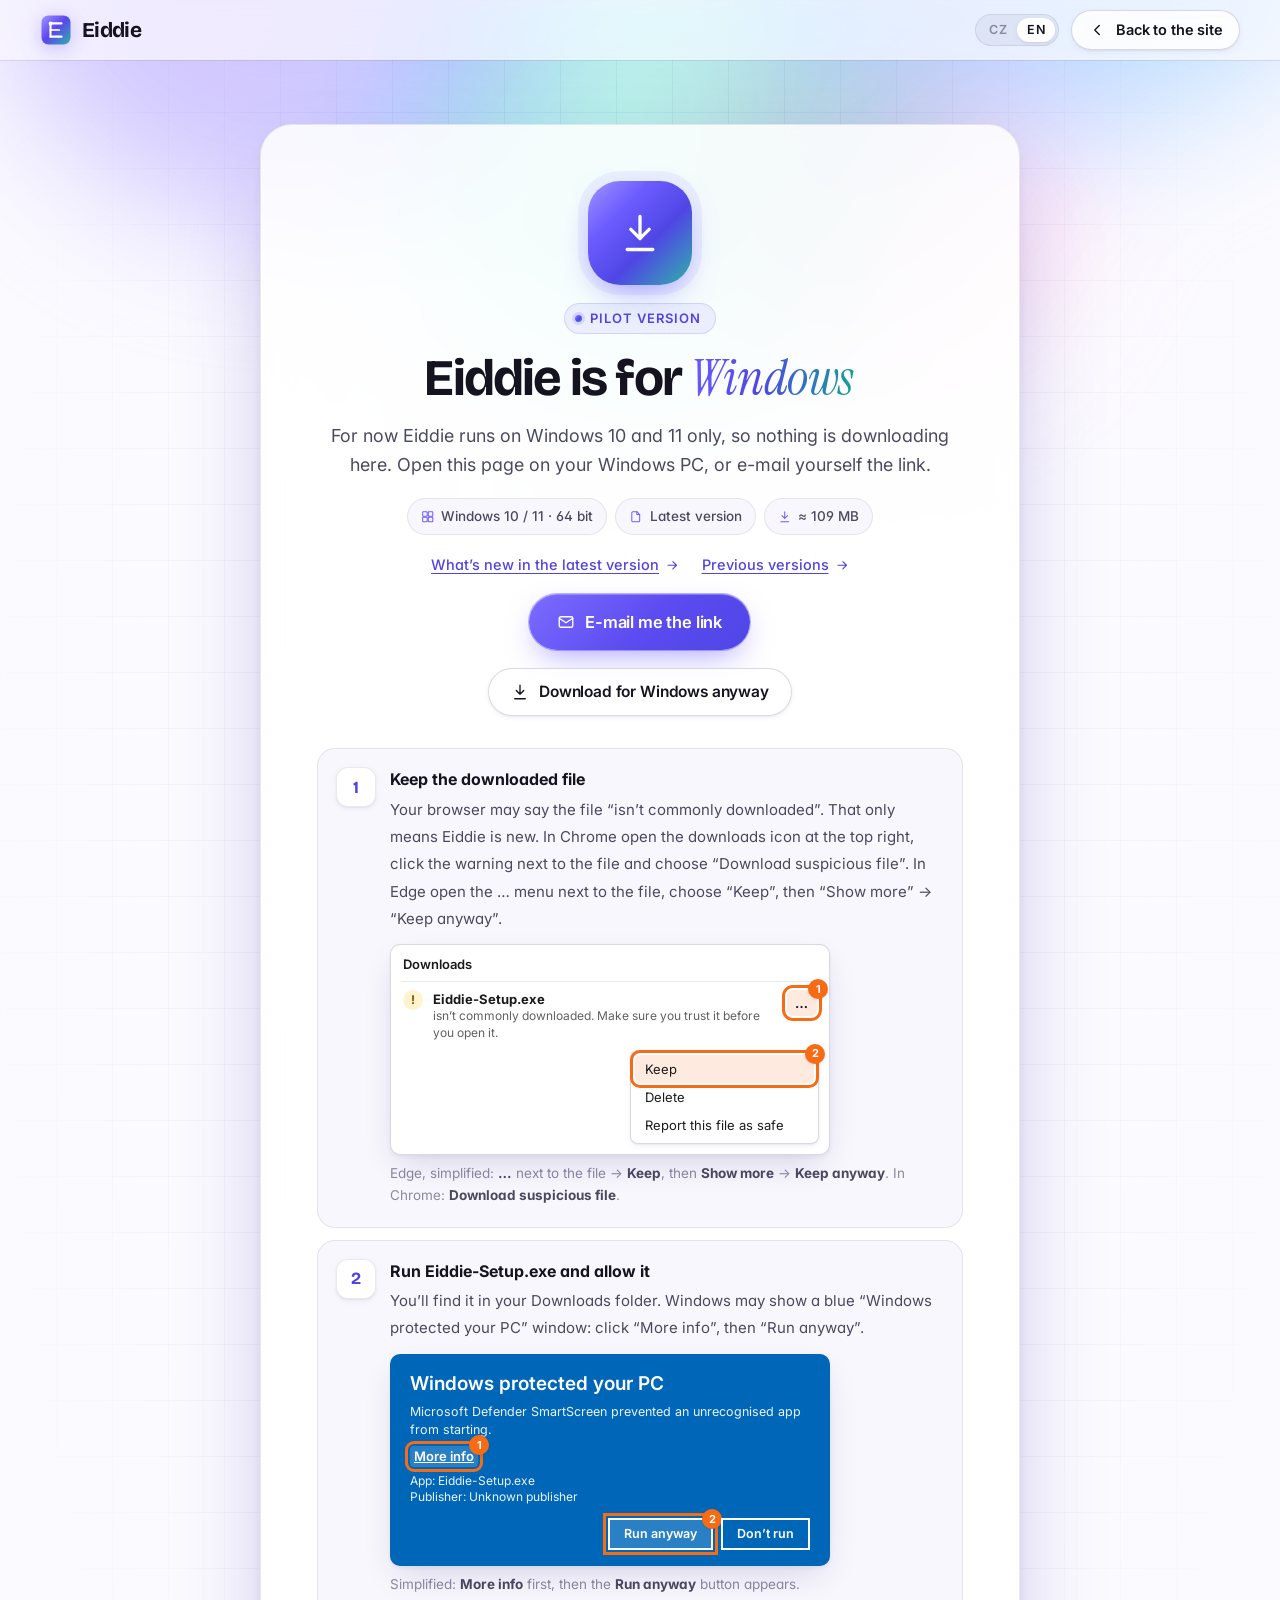
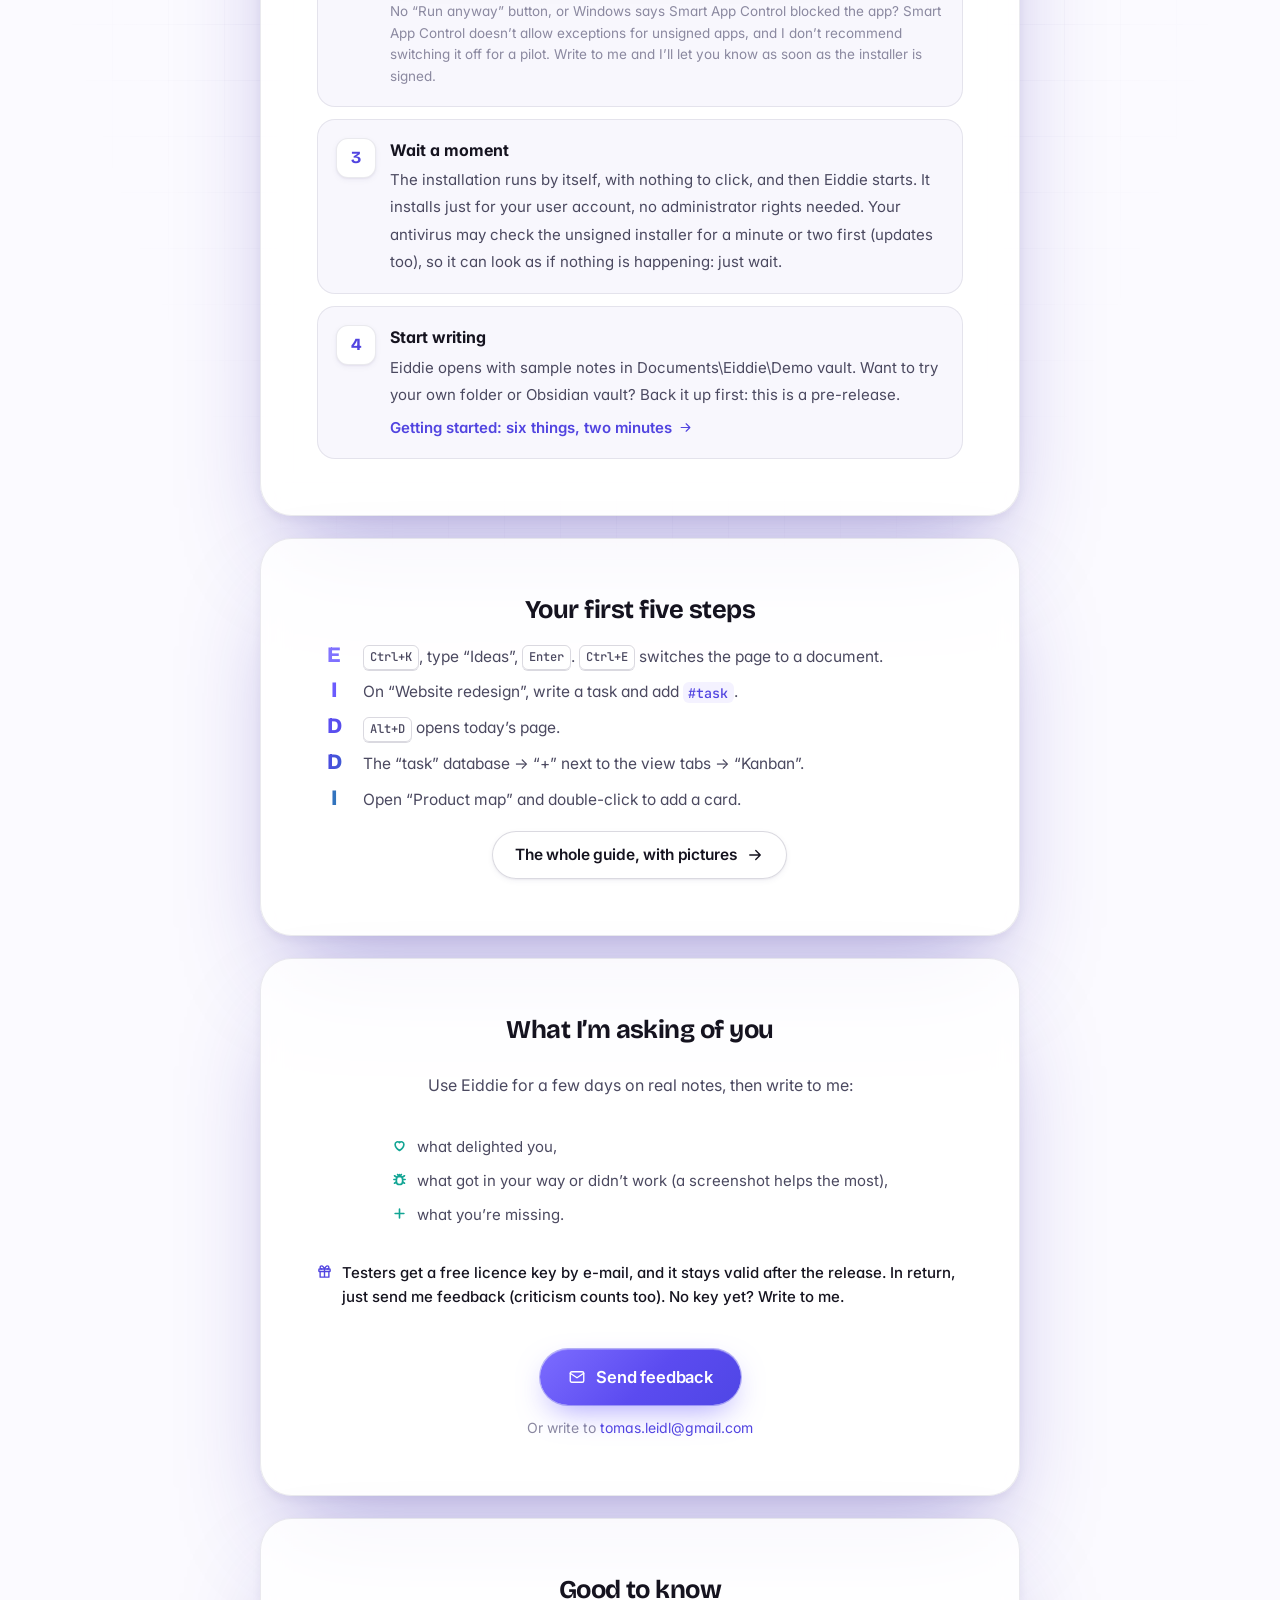
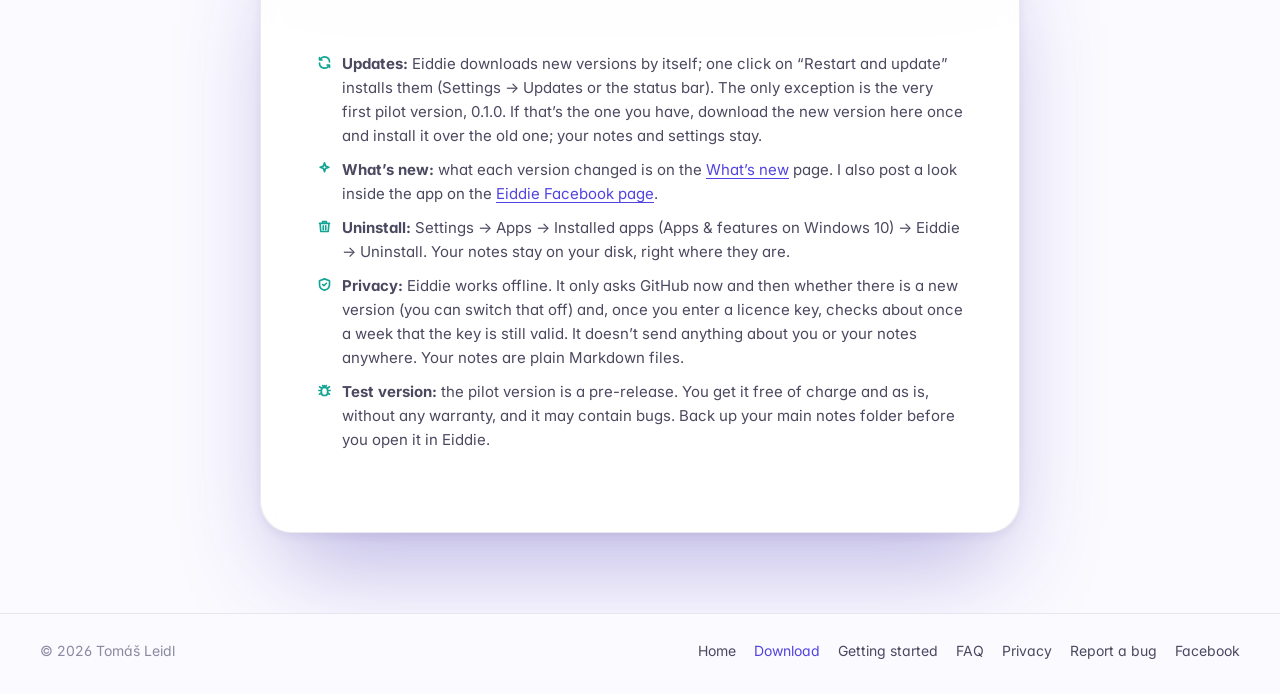
<file: download.html>
<!doctype html>
<html lang="cs">
<head>
  <meta charset="utf-8">
  <meta name="viewport" content="width=device-width, initial-scale=1, viewport-fit=cover">
  <title data-en="Download Eiddie for Windows">Stáhnout Eiddie pro Windows</title>
  <meta name="description" content="Stáhni si aplikaci Eiddie pro Windows 10 a 11." data-en-content="Download Eiddie for Windows 10 and 11.">
  <meta name="robots" content="noindex">
  <meta name="theme-color" content="#6c5cff">
  <link rel="icon" href="assets/img/logo.svg" type="image/svg+xml">
  <link rel="preconnect" href="https://fonts.googleapis.com">
  <link rel="preconnect" href="https://fonts.gstatic.com" crossorigin>
  <link href="https://fonts.googleapis.com/css2?family=Bricolage+Grotesque:opsz,wght@12..96,500..800&family=Inter:wght@400..700&family=Instrument+Serif:ital@1&family=JetBrains+Mono:wght@400;500&display=swap" rel="stylesheet">
  <link rel="stylesheet" href="assets/css/style.css">
  <!-- Loaded synchronously (tiny): the pilot switch must be known before the first paint -->
  <script src="assets/js/config.js"></script>
  <script>
    (function () {
      var d = document.documentElement, lang = null;
      if ((window.EIDDIE_CONFIG || {}).pilot) d.dataset.pilot = '';
      // Windows gets the automatic download; phones and Macs get the "Windows only" copy ([data-win-only] / [data-other-only]).
      var uad = navigator.userAgentData;
      var win = uad && uad.platform ? uad.platform === 'Windows' : /Windows NT/.test(navigator.userAgent || '');
      d.dataset.platform = win ? 'windows' : 'other';
      try { lang = new URLSearchParams(location.search).get('lang') || localStorage.getItem('eiddie-lang'); } catch (e) {}
      if (!lang) lang = /^(cs|sk)/i.test(navigator.language || '') ? 'cs' : 'en';
      d.dataset.lang = lang === 'en' ? 'en' : 'cs';
      if (d.dataset.lang === 'en') { d.classList.add('i18n-pending'); setTimeout(function () { d.classList.remove('i18n-pending'); }, 1500); }
    })();
  </script>
</head>
<body class="subpage">
  <svg width="0" height="0" style="position:absolute" aria-hidden="true">
    <symbol id="i-download" viewBox="0 0 24 24"><path d="M12 3v12M7 10l5 5 5-5M5 21h14"/></symbol>
    <symbol id="i-windows" viewBox="0 0 24 24"><rect x="3" y="3" width="8" height="8" rx="1"/><rect x="13" y="3" width="8" height="8" rx="1"/><rect x="3" y="13" width="8" height="8" rx="1"/><rect x="13" y="13" width="8" height="8" rx="1"/></symbol>
    <symbol id="i-clock" viewBox="0 0 24 24"><circle cx="12" cy="12" r="9"/><path d="M12 7v5l3 2"/></symbol>
    <symbol id="i-file" viewBox="0 0 24 24"><path d="M14 3H7a2 2 0 0 0-2 2v14a2 2 0 0 0 2 2h10a2 2 0 0 0 2-2V8z"/><path d="M14 3v5h5"/></symbol>
    <symbol id="i-chev-l" viewBox="0 0 24 24"><path d="m15 6-6 6 6 6"/></symbol>
    <symbol id="i-arrow" viewBox="0 0 24 24"><path d="M5 12h14M13 6l6 6-6 6"/></symbol>
    <symbol id="i-card" viewBox="0 0 24 24"><rect x="2" y="5" width="20" height="14" rx="2"/><path d="M2 10h20M6 15h4"/></symbol>
    <symbol id="i-sparkle" viewBox="0 0 24 24"><path d="M12 3l1.8 5.2L19 10l-5.2 1.8L12 17l-1.8-5.2L5 10l5.2-1.8z"/></symbol>
    <symbol id="i-gift" viewBox="0 0 24 24"><rect x="3" y="8" width="18" height="4" rx="1"/><path d="M12 8v13M19 12v9H5v-9M7.5 8a2.5 2.5 0 0 1 0-5C10 3 12 8 12 8s2-5 4.5-5a2.5 2.5 0 0 1 0 5"/></symbol>
    <symbol id="i-mail" viewBox="0 0 24 24"><rect x="3" y="5" width="18" height="14" rx="2"/><path d="m3 7 9 6 9-6"/></symbol>
    <symbol id="i-heart" viewBox="0 0 24 24"><path d="M12 20s-7-4.4-7-10a4 4 0 0 1 7-2.6A4 4 0 0 1 19 10c0 5.6-7 10-7 10z"/></symbol>
    <symbol id="i-bug" viewBox="0 0 24 24"><rect x="7" y="7" width="10" height="13" rx="5"/><path d="M12 7V4M9 4l1.5 2M15 4l-1.5 2M3 12h4M17 12h4M4 18l3-2M20 18l-3-2M4 6l3 2M20 6l-3 2"/></symbol>
    <symbol id="i-plus" viewBox="0 0 24 24"><path d="M12 5v14M5 12h14"/></symbol>
    <symbol id="i-refresh" viewBox="0 0 24 24"><path d="M20 11a8 8 0 0 0-14.6-4.5L4 8M4 4v4h4M4 13a8 8 0 0 0 14.6 4.5L20 16M20 20v-4h-4"/></symbol>
    <symbol id="i-trash" viewBox="0 0 24 24"><path d="M4 7h16M10 11v6M14 11v6M5 7l1 13h12l1-13M9 7V4h6v3"/></symbol>
    <symbol id="i-shield" viewBox="0 0 24 24"><path d="M12 3 4 6v6c0 5 3.5 8 8 9 4.5-1 8-4 8-9V6z"/><path d="m9 12 2 2 4-4"/></symbol>
    <symbol id="i-arrow" viewBox="0 0 24 24"><path d="M5 12h14M13 6l6 6-6 6"/></symbol>
  </svg>

  <header class="nav is-scrolled">
    <div class="container nav__inner">
      <a class="brand" href="index.html"><img src="assets/img/logo.svg" alt="" width="32" height="32">Eiddie</a>
      <div class="nav__right">
        <div class="lang" role="group" aria-label="Jazyk / Language">
          <button type="button" data-lang-btn="cs" aria-pressed="true">CZ</button>
          <button type="button" data-lang-btn="en" aria-pressed="false">EN</button>
        </div>
        <a class="btn btn--ghost btn--sm" href="index.html"><svg class="ic"><use href="#i-chev-l"/></svg><span data-en="Back to the site">Zpět na web</span></a>
      </div>
    </div>
  </header>

  <main>
    <div class="aurora" aria-hidden="true"><span></span><span></span><span></span><span></span></div>
    <div class="grid-bg" aria-hidden="true"></div>
    <div class="container">
      <div class="subcard" data-autodownload>
        <div class="dl-ring"><svg class="ic"><use href="#i-download"/></svg></div>
        <span class="eyebrow" data-en="14 days free" data-pilot-hide>14 dní zdarma</span>
        <span class="eyebrow" data-en="Pilot version" data-pilot-only>Pilotní verze</span>
        <h1 class="h2" data-en="Your download is <em>starting</em>" data-win-only>Stahování <em>začíná</em></h1>
        <h1 class="h2" data-en="Eiddie is for <em>Windows</em>" data-other-only>Eiddie je pro <em>Windows</em></h1>
        <p class="lead" data-en="The full version of Eiddie for 14 days, no card and no sign-up. If the download doesn’t start, use the button below." data-pilot-hide data-win-only>Plná verze aplikace Eiddie na 14 dní, bez karty a&nbsp;bez registrace. Pokud se stahování nespustí, použij tlačítko níže.</p>
        <p class="lead" data-en="The pilot version of Eiddie, complete. The pilot is closed to testers: free with a licence key from me, and without one you have 30 days to try it. If the download doesn’t start, use the button below." data-pilot-only data-win-only>Pilotní verze aplikace Eiddie, kompletní. Pilot je uzavřený pro testery: s&nbsp;licenčním klíčem ode mě je zdarma, bez klíče máš 30&nbsp;dní na vyzkoušení. Pokud se stahování nespustí, použij tlačítko níže.</p>
        <p class="lead" data-en="For now Eiddie runs on Windows 10 and 11 only, so nothing is downloading here. Open this page on your Windows PC, or e-mail yourself the link." data-other-only>Aplikace Eiddie zatím běží jen na Windows 10 a&nbsp;11, proto se tady nic nestahuje. Otevři tuhle stránku na počítači s&nbsp;Windows, nebo si odkaz pošli e-mailem.</p>
        <div class="meta-row">
          <span><svg class="ic"><use href="#i-windows"/></svg>Windows 10 / 11 · 64 bit</span>
          <span><svg class="ic"><use href="#i-file"/></svg><span data-ver-known><span data-en="Version">Verze</span>&nbsp;<span data-cfg="version">0.1.15</span></span><span data-ver-unknown data-en="Latest version">Nejnovější verze</span></span>
          <span><svg class="ic"><use href="#i-download"/></svg><span data-cfg="installerSize">≈ 109 MB</span></span>
        </div>
        <!-- main.js points the link at the version the GitHub API reports (data-cfg-news); without JS it shows the fallback
             (rewritten by scripts/release-pilot.mjs after each release). When the API fails: no number, the page top. -->
        <!-- "Previous versions": the way back after a bad update (the box at the top of novinky.html, every installer there). -->
        <div class="news-links">
          <a class="news-link" href="novinky.html#v0-1-15" data-cfg-news><span data-ver-known><span data-en="What’s new in version">Co je nového ve verzi</span>&nbsp;<span data-cfg="version">0.1.15</span></span><span data-ver-unknown data-en="What’s new in the latest version">Co je nového v nejnovější verzi</span><svg class="ic"><use href="#i-arrow"/></svg></a>
          <a class="news-link" href="novinky.html#predchozi-verze"><span data-en="Previous versions">Předchozí verze</span><svg class="ic"><use href="#i-arrow"/></svg></a>
        </div>
        <a class="btn btn--primary btn--lg" href="mailto:" data-send-link data-other-only><svg class="ic"><use href="#i-mail"/></svg><span data-en="E-mail me the link">Poslat si odkaz e-mailem</span></a>
        <a class="btn btn--primary btn--lg" href="https://github.com/tomasleidl-cmd/eiddie-web/releases/latest/download/Eiddie-Setup.exe" download data-trial-file data-win-only><svg class="ic"><use href="#i-download"/></svg><span data-en="Download again">Stáhnout znovu</span></a>
        <a class="btn btn--ghost" href="https://github.com/tomasleidl-cmd/eiddie-web/releases/latest/download/Eiddie-Setup.exe" download data-trial-file data-other-only><svg class="ic"><use href="#i-download"/></svg><span data-en="Download for Windows anyway">Přesto stáhnout pro Windows</span></a>

        <!-- Install help for an installer without a code-signing certificate. Shorten once the installer is signed.
             The two figures are simplified drawings in HTML/CSS (tester feedback 2026-10-08: Edge and SmartScreen stopped
             the install), not screenshots: they follow the language switch and stay sharp. -->
        <ol class="install">
          <li><div><b data-en="Keep the downloaded file">Ponech si stažený soubor</b><span data-en="Your browser may say the file “isn’t commonly downloaded”. That only means Eiddie is new. In Chrome open the downloads icon at the top right, click the warning next to the file and choose “Download suspicious file”. In Edge open the … menu next to the file, choose “Keep”, then “Show more” → “Keep anyway”.">Prohlížeč může napsat, že se soubor „běžně nestahuje“. Znamená to jen, že aplikace Eiddie je nová. V&nbsp;Chromu otevři stažené soubory (ikona vpravo nahoře), klikni na upozornění u&nbsp;souboru a&nbsp;zvol „Stáhnout podezřelý soubor“. V&nbsp;Edgi otevři u&nbsp;souboru nabídku …, zvol „Ponechat“ a&nbsp;pak „Zobrazit více“ → „Přesto ponechat“.</span>
            <figure class="shot" data-testid="shot-browser">
              <div class="shot__frame shot__frame--edge" aria-hidden="true">
                <div class="shot__bar"><i data-en="Downloads">Stažené soubory</i></div>
                <div class="shot__row">
                  <i class="shot__warn">!</i>
                  <i class="shot__file"><b>Eiddie-Setup.exe</b><i data-en="isn’t commonly downloaded. Make sure you trust it before you open it.">se běžně nestahuje. Než ho otevřete, ujistěte se, že mu důvěřujete.</i></i>
                  <i class="shot__dots is-hit">…<i class="shot__n">1</i></i>
                </div>
                <div class="shot__menu">
                  <i class="shot__item is-hit"><i data-en="Keep">Ponechat</i><i class="shot__n">2</i></i>
                  <i class="shot__item" data-en="Delete">Odstranit</i>
                  <i class="shot__item" data-en="Report this file as safe">Nahlásit tento soubor jako bezpečný</i>
                </div>
              </div>
              <figcaption data-en="Edge, simplified: <b>…</b> next to the file → <b>Keep</b>, then <b>Show more</b> → <b>Keep anyway</b>. In Chrome: <b>Download suspicious file</b>.">Edge, zjednodušeně: <b>…</b> u&nbsp;souboru → <b>Ponechat</b>, pak <b>Zobrazit více</b> → <b>Přesto ponechat</b>. V&nbsp;Chromu: <b>Stáhnout podezřelý soubor</b>.</figcaption>
            </figure></div></li>
          <li><div><b data-en="Run Eiddie-Setup.exe and allow it">Spusť Eiddie-Setup.exe a&nbsp;povol ho</b><span data-en="You’ll find it in your Downloads folder. Windows may show a blue “Windows protected your PC” window: click “More info”, then “Run anyway”.">Najdeš ho ve složce Stažené soubory. Windows může ukázat modré okno „Systém Windows ochránil váš počítač“: klikni na „Další informace“ a&nbsp;pak na „Přesto spustit“.</span>
            <figure class="shot" data-testid="shot-smartscreen">
              <div class="shot__frame shot__frame--ss" aria-hidden="true">
                <i class="shot__sstitle" data-en="Windows protected your PC">Systém Windows ochránil váš počítač</i>
                <i class="shot__sstext" data-en="Microsoft Defender SmartScreen prevented an unrecognised app from starting.">Filtr SmartScreen v&nbsp;programu Microsoft Defender zabránil spuštění nerozpoznané aplikace.</i>
                <i class="shot__sslink is-hit"><i data-en="More info">Další informace</i><i class="shot__n">1</i></i>
                <i class="shot__ssapp"><i data-en="App: Eiddie-Setup.exe">Aplikace: Eiddie-Setup.exe</i><i data-en="Publisher: Unknown publisher">Vydavatel: Neznámý vydavatel</i></i>
                <i class="shot__ssbtns"><i class="shot__ssbtn is-hit"><i data-en="Run anyway">Přesto spustit</i><i class="shot__n">2</i></i><i class="shot__ssbtn" data-en="Don’t run">Nespouštět</i></i>
              </div>
              <figcaption data-en="Simplified: <b>More info</b> first, then the <b>Run anyway</b> button appears.">Zjednodušeně: nejdřív <b>Další informace</b>, pak se objeví tlačítko <b>Přesto spustit</b>.</figcaption>
            </figure><small data-en="No “Run anyway” button, or Windows says Smart App Control blocked the app? Smart App Control doesn’t allow exceptions for unsigned apps, and I don’t recommend switching it off for a pilot. <a href=&quot;mailto:tomas.leidl@gmail.com?subject=Eiddie%3A%20installation&quot;>Write to me</a> and I’ll let you know as soon as the installer is signed." data-pilot-only>Nevidíš „Přesto spustit“, nebo Windows hlásí, že aplikaci zablokovalo Inteligentní řízení aplikací? To u&nbsp;nepodepsaných aplikací výjimku nedovolí a&nbsp;vypínat ho kvůli pilotu nedoporučuju. <a href="mailto:tomas.leidl@gmail.com?subject=Eiddie%3A%20instalace">Napiš mi</a> a&nbsp;dám ti vědět, jakmile bude instalátor podepsaný.</small></div></li>
          <li><div><b data-en="Wait a moment">Chvilku počkej</b><span data-en="The installation runs by itself, with nothing to click, and then Eiddie starts. It installs just for your user account, no administrator rights needed. Your antivirus may check the unsigned installer for a minute or two first (updates too), so it can look as if nothing is happening: just wait.">Instalace proběhne sama, nic nevybíráš, a&nbsp;pak se Eiddie spustí. Nainstaluje se jen pro tvůj uživatelský účet, práva správce nepotřebuješ. Antivirus může nepodepsaný instalátor nejdřív minutu nebo dvě kontrolovat (i aktualizace), takže to chvíli vypadá, že se nic neděje: stačí počkat.</span></div></li>
          <li><div><b data-en="Start writing">Začni psát</b><span data-en="Eiddie opens with sample notes in Documents\<wbr>Eiddie\<wbr>Demo vault. Or open your own folder or an existing Obsidian vault." data-pilot-hide>Eiddie se otevře s&nbsp;ukázkovými poznámkami ve složce Dokumenty\<wbr>Eiddie\<wbr>Demo vault. Nebo otevři vlastní složku či existující Obsidian vault.</span><span data-en="Eiddie opens with sample notes in Documents\<wbr>Eiddie\<wbr>Demo vault. Want to try your own folder or Obsidian vault? Back it up first: this is a pre-release." data-pilot-only>Eiddie se otevře s&nbsp;ukázkovými poznámkami ve složce Dokumenty\<wbr>Eiddie\<wbr>Demo vault. Chceš zkusit vlastní složku nebo Obsidian vault? Nejdřív si data zazálohuj, jde o&nbsp;předběžnou verzi.</span><a class="install__more" href="start.html"><span data-en="Getting started: six things, two minutes">Začínáme: šest věcí, dvě minuty</span><svg class="ic"><use href="#i-arrow"/></svg></a></div></li>
        </ol>
      </div>

      <!-- Mirrors the app's Getting started list (E I D D I; the last E, "Everything local", is done from the start) -->
      <div class="subcard first5" style="margin-top:22px">
        <h2 class="h3" data-en="Your first five steps">Prvních pět kroků</h2>
        <ol class="first5__list">
          <li><b class="ini" style="--i:0" aria-hidden="true">E</b><span data-en="<kbd>Ctrl+K</kbd>, type “Ideas”, <kbd>Enter</kbd>. <kbd>Ctrl+E</kbd> switches the page to a document."><kbd>Ctrl+K</kbd>, napiš „Ideas“, <kbd>Enter</kbd>. <kbd>Ctrl+E</kbd> přepne stránku na dokument.</span></li>
          <li><b class="ini" style="--i:1" aria-hidden="true">I</b><span data-en="On “Website redesign”, write a task and add <code>#task</code>.">Na stránce „Website redesign“ napiš úkol a&nbsp;přidej <code>#task</code>.</span></li>
          <li><b class="ini" style="--i:2" aria-hidden="true">D</b><span data-en="<kbd>Alt+D</kbd> opens today’s page."><kbd>Alt+D</kbd> otevře dnešní stránku.</span></li>
          <li><b class="ini" style="--i:3" aria-hidden="true">D</b><span data-en="The “task” database → “+” next to the view tabs → “Kanban”.">Databáze „task“ → „+“ vedle záložek → „Kanban“.</span></li>
          <li><b class="ini" style="--i:4" aria-hidden="true">I</b><span data-en="Open “Product map” and double-click to add a card.">Otevři „Product map“ a&nbsp;dvojklikem přidej kartu.</span></li>
        </ol>
        <a class="btn btn--ghost" href="start.html"><span data-en="The whole guide, with pictures">Celý návod s&nbsp;obrázky</span><svg class="ic ic--arrow"><use href="#i-arrow"/></svg></a>
      </div>

      <div class="subcard" style="margin-top:22px" data-pilot-hide>
        <h2 class="h3" data-en="Already sure? Get the lifetime licence">Už víš, že to je ono? Pořiď si doživotní licenci</h2>
        <p class="lead" style="font-size:16px" data-en="One payment, no subscription. Your licence key arrives by e-mail within minutes.">Jedna platba, žádné předplatné. Licenční klíč ti přijde e-mailem do pár minut.</p>
        <a class="btn btn--ghost btn--lg" href="index.html#cena" data-buy><svg class="ic"><use href="#i-card"/></svg><span data-en="Buy Eiddie">Koupit Eiddie</span><span class="btn-price" data-cfg="price">999 Kč</span></a>
      </div>

      <div class="subcard pilot-card" style="margin-top:22px" data-pilot-only>
        <h2 class="h3" data-en="What I’m asking of you">Co potřebuju od tebe</h2>
        <p class="lead" data-en="Use Eiddie for a few days on real notes, then write to me:">Pár dní používej Eiddie na skutečné poznámky a&nbsp;pak mi napiš:</p>
        <ul>
          <li><svg class="ic"><use href="#i-heart"/></svg><span data-en="what delighted you,">co tě potěšilo,</span></li>
          <li><svg class="ic"><use href="#i-bug"/></svg><span data-en="what got in your way or didn’t work (a screenshot helps the most),">co drhne nebo nefunguje (nejvíc pomůže snímek obrazovky),</span></li>
          <li><svg class="ic"><use href="#i-plus"/></svg><span data-en="what you’re missing.">co ti chybí.</span></li>
        </ul>
        <p class="pilot-card__gift"><svg class="ic"><use href="#i-gift"/></svg><span data-en="Testers get a free licence key by e-mail, and it stays valid after the release. In return, just send me feedback (criticism counts too). No key yet? Write to me.">Testeři dostanou licenční klíč zdarma e-mailem a&nbsp;platí i&nbsp;po vydání. Na oplátku mi stačí poslat zpětnou vazbu (počítá se i&nbsp;kritika). Klíč ještě nemáš? Napiš mi.</span></p>
        <a class="btn btn--primary btn--lg" href="mailto:tomas.leidl@gmail.com?subject=Eiddie%20pilot" data-cfg-mail="feedback"><svg class="ic"><use href="#i-mail"/></svg><span data-en="Send feedback">Napsat zpětnou vazbu</span></a>
        <p class="pilot-card__alt" data-en="Or write to <a href=&quot;mailto:tomas.leidl@gmail.com&quot; data-cfg=&quot;email&quot;>tomas.leidl@gmail.com</a>">Nebo napiš na <a href="mailto:tomas.leidl@gmail.com" data-cfg="email">tomas.leidl@gmail.com</a></p>
      </div>

      <div class="subcard pilot-card" style="margin-top:22px" data-pilot-only>
        <h2 class="h3" data-en="Good to know">Dobré vědět</h2>
        <ul>
          <li><svg class="ic"><use href="#i-refresh"/></svg><span data-en="<b>Updates:</b> Eiddie downloads new versions by itself; one click on “Restart and update” installs them (Settings → Updates or the status bar). The only exception is the very first pilot version, 0.1.0. If that’s the one you have, download the new version here once and install it over the old one; your notes and settings stay.">
            <b>Aktualizace:</b> Eiddie si nové verze stahuje sám a&nbsp;nainstaluješ je jedním kliknutím na „Restart and update“ (Nastavení → Updates nebo stavový řádek). Výjimkou je jen úplně první pilotní verze 0.1.0. Pokud máš tu, stáhni si tady jednou novou verzi a&nbsp;nainstaluj ji přes tu starou. Poznámky i&nbsp;nastavení zůstanou.</span></li>
          <li><svg class="ic"><use href="#i-sparkle"/></svg><span data-en="<b>What’s new:</b> what each version changed is on the <a href=&quot;novinky.html&quot;>What’s new</a> page. I also post a look inside the app on the <a href=&quot;https://www.facebook.com/profile.php?id=61594936154489&quot; target=&quot;_blank&quot; rel=&quot;noopener&quot; data-cfg-link=&quot;facebook&quot;>Eiddie Facebook page</a>.">
            <b>Novinky:</b> co přinesla která verze, najdeš na stránce <a href="novinky.html">Co je nového</a>. Ukázky z&nbsp;aplikace dávám i&nbsp;na <a href="https://www.facebook.com/profile.php?id=61594936154489" target="_blank" rel="noopener" data-cfg-link="facebook">facebookovou stránku Eiddie</a>.</span></li>
          <li><svg class="ic"><use href="#i-trash"/></svg><span data-en="<b>Uninstall:</b> Settings → Apps → Installed apps (Apps &amp; features on Windows 10) → Eiddie → Uninstall. Your notes stay on your disk, right where they are.">
            <b>Odinstalace:</b> Nastavení → Aplikace → Nainstalované aplikace (ve Windows&nbsp;10 Aplikace a&nbsp;funkce) → Eiddie → Odinstalovat. Poznámky zůstanou na disku tam, kde jsou.</span></li>
          <li><svg class="ic"><use href="#i-shield"/></svg><span data-en="<b>Privacy:</b> Eiddie works offline. It only asks GitHub now and then whether there is a new version (you can switch that off) and, once you enter a licence key, checks about once a week that the key is still valid. It doesn’t send anything about you or your notes anywhere. Your notes are plain Markdown files.">
            <b>Soukromí:</b> Eiddie funguje offline. Jen se občas zeptá GitHubu, jestli je nová verze (dá se vypnout), a&nbsp;když zadáš licenční klíč, zhruba jednou týdně ověří, že pořád platí. O&nbsp;tobě ani o&nbsp;tvých poznámkách nikam nic neodesílá. Poznámky jsou obyčejné soubory Markdown.</span></li>
          <li><svg class="ic"><use href="#i-bug"/></svg><span data-en="<b>Test version:</b> the pilot version is a pre-release. You get it free of charge and as is, without any warranty, and it may contain bugs. Back up your main notes folder before you open it in Eiddie.">
            <b>Testovací verze:</b> pilotní verze je předběžná. Dostáváš ji zdarma tak, jak je, bez jakékoli záruky, a&nbsp;může obsahovat chyby. Svou hlavní složku s&nbsp;poznámkami si proto před otevřením v&nbsp;aplikaci Eiddie zazálohuj.</span></li>
        </ul>
      </div>
    </div>
  </main>

  <footer class="subfoot">
    <div class="container subfoot__inner">
      <span data-en="© 2026 Tomáš Leidl">© 2026 Tomáš Leidl</span>
      <nav aria-label="Patička" data-en-aria-label="Footer">
        <a href="index.html" data-en="Home">Úvod</a>
        <a href="download.html" aria-current="page" data-en="Download">Stáhnout</a>
        <a href="start.html" data-en="Getting started">Začínáme</a>
        <a href="index.html#faq">FAQ</a>
        <a href="soukromi.html" data-en="Privacy">Soukromí</a>
        <a href="mailto:tomas.leidl@gmail.com?subject=Eiddie%3A%20bug" data-cfg-mail="bug" data-en="Report a bug">Nahlásit chybu</a>
        <a href="https://www.facebook.com/profile.php?id=61594936154489" target="_blank" rel="noopener" data-cfg-link="facebook">Facebook</a>
      </nav>
    </div>
  </footer>

  <div class="toast" role="status" aria-live="polite" data-toast><svg class="ic"><use href="#i-sparkle"/></svg><span data-toast-text></span></div>

  <script src="assets/vendor/gsap.min.js" defer></script>
  <script src="assets/vendor/ScrollTrigger.min.js" defer></script>
  <script src="assets/js/main.js" defer></script>
</body>
</html>
</file>
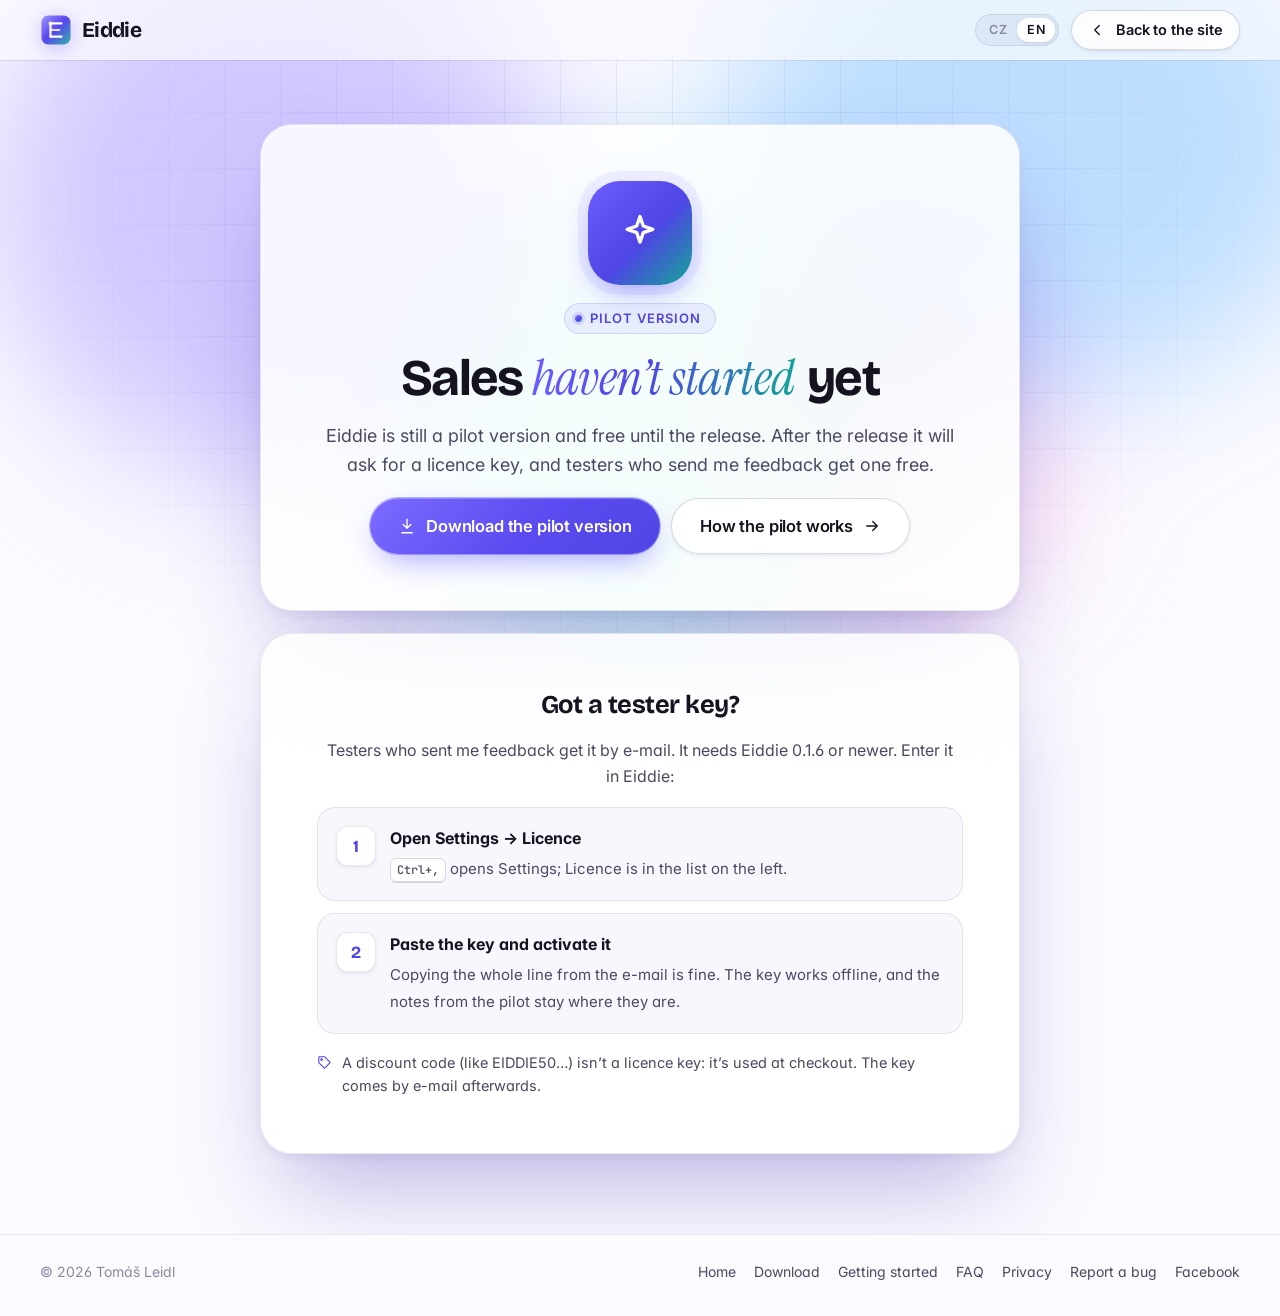
<file: koupit.html>
<!doctype html>
<html lang="cs">
<head>
  <meta charset="utf-8">
  <meta name="viewport" content="width=device-width, initial-scale=1, viewport-fit=cover">
  <!-- Neutral title: in pilot mode the page says that sales haven't started (no "Buy" anywhere while config.pilot is true) -->
  <title data-en="Eiddie licence">Licence Eiddie</title>
  <meta name="description" content="Licence aplikace Eiddie: jedna platba, bez předplatného, až pro 3 tvoje počítače." data-en-content="The Eiddie licence: one payment, no subscription, for up to 3 of your computers.">
  <meta name="robots" content="noindex">
  <meta name="theme-color" content="#6c5cff">
  <link rel="icon" href="assets/img/logo.svg" type="image/svg+xml">
  <link rel="preconnect" href="https://fonts.googleapis.com">
  <link rel="preconnect" href="https://fonts.gstatic.com" crossorigin>
  <link href="https://fonts.googleapis.com/css2?family=Bricolage+Grotesque:opsz,wght@12..96,500..800&family=Inter:wght@400..700&family=Instrument+Serif:ital@1&family=JetBrains+Mono:wght@400;500&display=swap" rel="stylesheet">
  <link rel="stylesheet" href="assets/css/style.css">
  <!-- Loaded synchronously (tiny): the pilot switch must be known before the first paint -->
  <script src="assets/js/config.js"></script>
  <script>
    (function () {
      var d = document.documentElement, lang = null;
      if ((window.EIDDIE_CONFIG || {}).pilot) d.dataset.pilot = '';
      // The app opens this page as koupit.html?code=…&lang=cs|en&from=app; the code itself is handled in main.js.
      try { lang = new URLSearchParams(location.search).get('lang') || localStorage.getItem('eiddie-lang'); } catch (e) {}
      if (!lang) lang = /^(cs|sk)/i.test(navigator.language || '') ? 'cs' : 'en';
      d.dataset.lang = lang === 'en' ? 'en' : 'cs';
      if (d.dataset.lang === 'en') { d.classList.add('i18n-pending'); setTimeout(function () { d.classList.remove('i18n-pending'); }, 1500); }
    })();
  </script>
</head>
<body class="subpage">
  <svg width="0" height="0" style="position:absolute" aria-hidden="true">
    <symbol id="i-card" viewBox="0 0 24 24"><rect x="2" y="5" width="20" height="14" rx="2"/><path d="M2 10h20M6 15h4"/></symbol>
    <symbol id="i-chev-l" viewBox="0 0 24 24"><path d="m15 6-6 6 6 6"/></symbol>
    <symbol id="i-check" viewBox="0 0 24 24"><path d="m5 12.5 4.5 4.5L19 7.5"/></symbol>
    <symbol id="i-shield" viewBox="0 0 24 24"><path d="M12 3 4 6v6c0 5 3.5 8 8 9 4.5-1 8-4 8-9V6z"/><path d="m9 12 2 2 4-4"/></symbol>
    <symbol id="i-sparkle" viewBox="0 0 24 24"><path d="M12 3l1.8 5.2L19 10l-5.2 1.8L12 17l-1.8-5.2L5 10l5.2-1.8z"/></symbol>
    <symbol id="i-download" viewBox="0 0 24 24"><path d="M12 3v12M7 10l5 5 5-5M5 21h14"/></symbol>
    <symbol id="i-arrow" viewBox="0 0 24 24"><path d="M5 12h14M13 6l6 6-6 6"/></symbol>
    <symbol id="i-mail" viewBox="0 0 24 24"><rect x="3" y="5" width="18" height="14" rx="2"/><path d="m3 7 9 6 9-6"/></symbol>
    <symbol id="i-tag" viewBox="0 0 24 24"><path d="M3 12.2V4a1 1 0 0 1 1-1h8.2a1 1 0 0 1 .7.3l8.4 8.4a1 1 0 0 1 0 1.4l-8.2 8.2a1 1 0 0 1-1.4 0l-8.4-8.4a1 1 0 0 1-.3-.7z"/><circle cx="7.6" cy="7.6" r="1.4"/></symbol>
    <symbol id="i-licence-key" viewBox="0 0 24 24"><circle cx="7.5" cy="15.5" r="4.5"/><path d="m10.7 12.3 9.8-9.8M17 6l3 3M14.5 8.5l2 2"/></symbol>
    <symbol id="i-gift" viewBox="0 0 24 24"><rect x="3" y="8" width="18" height="4" rx="1"/><path d="M12 8v13M19 12v9H5v-9M7.5 8a2.5 2.5 0 0 1 0-5C10 3 12 8 12 8s2-5 4.5-5a2.5 2.5 0 0 1 0 5"/></symbol>
  </svg>

  <header class="nav is-scrolled">
    <div class="container nav__inner">
      <a class="brand" href="index.html"><img src="assets/img/logo.svg" alt="" width="32" height="32">Eiddie</a>
      <div class="nav__right">
        <div class="lang" role="group" aria-label="Jazyk / Language">
          <button type="button" data-lang-btn="cs" aria-pressed="true">CZ</button>
          <button type="button" data-lang-btn="en" aria-pressed="false">EN</button>
        </div>
        <a class="btn btn--ghost btn--sm" href="index.html"><svg class="ic"><use href="#i-chev-l"/></svg><span data-en="Back to the site">Zpět na web</span></a>
      </div>
    </div>
  </header>

  <main>
    <div class="aurora" aria-hidden="true"><span></span><span></span><span></span><span></span></div>
    <div class="grid-bg" aria-hidden="true"></div>
    <div class="container">
      <!-- Sale: the licence. Every [data-buy] opens the checkout with the remembered discount code (main.js). -->
      <div class="subcard buy" data-pilot-hide>
        <div class="dl-ring buy__ring"><svg class="ic"><use href="#i-card"/></svg></div>
        <span class="eyebrow" data-en="Lifetime licence">Doživotní licence</span>
        <h1 class="h2" data-en="Buy <em>Eiddie</em>">Koupit <em>Eiddie</em></h1>
        <p class="lead" data-en="One payment, no subscription. Every feature, now and in all 1.x versions.">Jedna platba, žádné předplatné. Všechny funkce, teď i&nbsp;ve všech verzích 1.x.</p>
        <div class="buy__price"><b data-cfg="price">999 Kč</b><span data-cfg="priceNote">jednorázově</span></div>
        <div class="buy__sub" data-en="Final price including VAT">Konečná cena včetně DPH</div>
        <ul class="buy__list">
          <li><svg class="ic"><use href="#i-check"/></svg><span data-en="Use it on up to 3 of your own computers">Licence pro 3 vlastní počítače</span></li>
          <li><svg class="ic"><use href="#i-check"/></svg><span data-en="Your licence key by e-mail, within minutes">Licenční klíč e-mailem do pár minut</span></li>
          <li><svg class="ic"><use href="#i-check"/></svg><span data-en="A tax receipt, automatically">Daňový doklad automaticky</span></li>
          <li><svg class="ic"><use href="#i-check"/></svg><span data-en="Works offline, and the licence never expires">Funguje offline a&nbsp;licence nevyprší</span></li>
        </ul>
        <p class="discount" data-discount="sale" hidden><svg class="ic" aria-hidden="true"><use href="#i-tag"/></svg><span data-discount-text></span><button type="button" class="discount__btn" data-discount-btn></button></p>
        <a class="btn btn--primary btn--lg" href="index.html#cena" data-buy data-magnetic><svg class="ic"><use href="#i-card"/></svg><span data-en="Buy Eiddie">Koupit Eiddie</span><span class="btn-price" data-cfg="price">999 Kč</span></a>
        <div class="buy__pay"><svg class="ic"><use href="#i-shield"/></svg><span data-en="Secure payment by card, Apple Pay, Google Pay or PayPal via Lemon Squeezy">Bezpečná platba kartou, Apple Pay, Google Pay nebo PayPalem přes Lemon Squeezy</span></div>
      </div>

      <!-- Pilot: nothing to buy yet. A code from the app or a giveaway link is shown so the visitor can keep it. -->
      <div class="subcard" data-pilot-only>
        <div class="dl-ring buy__ring"><svg class="ic"><use href="#i-sparkle"/></svg></div>
        <span class="eyebrow" data-en="Pilot version">Pilotní verze</span>
        <h1 class="h2" data-en="Sales <em>haven’t started</em> yet">Prodej <em>ještě nezačal</em></h1>
        <p class="lead" data-en="Eiddie is still a pilot version and free until the release. After the release it will ask for a licence key, and testers who send me feedback get one free.">Aplikace Eiddie je teď v&nbsp;pilotní verzi a&nbsp;až do vydání je zdarma. Po vydání si řekne o&nbsp;licenční klíč a&nbsp;testeři, kteří mi pošlou zpětnou vazbu, ho dostanou zdarma.</p>
        <p class="discount" data-discount="pilot" hidden><svg class="ic" aria-hidden="true"><use href="#i-tag"/></svg><span data-discount-text></span><button type="button" class="discount__btn" data-discount-btn></button></p>
        <div class="btn-row buy__ctas">
          <a class="btn btn--primary btn--lg" href="download.html" data-trial><svg class="ic"><use href="#i-download"/></svg><span data-en="Download the pilot version">Stáhnout pilotní verzi</span></a>
          <a class="btn btn--ghost btn--lg" href="index.html#pilot"><span data-en="How the pilot works">Jak pilot probíhá</span><svg class="ic ic--arrow"><use href="#i-arrow"/></svg></a>
        </div>
      </div>

      <!-- Both modes: where the key goes. The path is the app's English interface ("Settings → Licence"). -->
      <div class="subcard keycard" style="margin-top:22px">
        <h2 class="h3" data-en="Already bought it?" data-pilot-hide>Už máš koupeno?</h2>
        <h2 class="h3" data-en="Got a tester key?" data-pilot-only>Máš klíč pro testery?</h2>
        <p class="lead" data-en="Your licence key is in the e-mail from the shop (Lemon Squeezy). Enter it in Eiddie:" data-pilot-hide>Licenční klíč najdeš v&nbsp;e-mailu z&nbsp;obchodu (Lemon Squeezy). Vlož ho do aplikace Eiddie:</p>
        <p class="lead" data-en="Testers who sent me feedback get it by e-mail. It needs Eiddie 0.1.6 or newer. Enter it in Eiddie:" data-pilot-only>Testerům, kteří mi poslali zpětnou vazbu, ho posílám e-mailem. Potřebuje Eiddie 0.1.6 nebo novější. Vlož ho do aplikace Eiddie:</p>
        <ol class="install">
          <li><div><b data-en="Open Settings → Licence">Otevři Settings → Licence</b><span data-en="<kbd>Ctrl+,</kbd> opens Settings; Licence is in the list on the left."><kbd>Ctrl+,</kbd> otevře Settings, Licence najdeš v&nbsp;seznamu vlevo.</span></div></li>
          <li><div><b data-en="Paste the key and activate it">Vlož klíč a&nbsp;aktivuj ho</b><span data-en="Copying the whole line from the e-mail is fine. Activation needs the internet once; after that the licence works offline too." data-pilot-hide>Klidně zkopíruj celý řádek z&nbsp;e-mailu. Aktivace jednou potřebuje internet, pak licence funguje i&nbsp;offline.</span><span data-en="Copying the whole line from the e-mail is fine. The key works offline, and the notes from the pilot stay where they are." data-pilot-only>Klidně zkopíruj celý řádek z&nbsp;e-mailu. Klíč funguje i&nbsp;offline a&nbsp;poznámky z&nbsp;pilotu zůstanou, kde jsou.</span></div></li>
        </ol>
        <p class="keycard__note"><svg class="ic" aria-hidden="true"><use href="#i-tag"/></svg><span data-en="A discount code (like EIDDIE50…) isn’t a licence key: it’s used at checkout. The key comes by e-mail afterwards.">Slevový kód (třeba EIDDIE50…) není licenční klíč: použije se v&nbsp;pokladně. Klíč ti pak přijde e-mailem.</span></p>
        <p class="keycard__note" data-pilot-hide><svg class="ic" aria-hidden="true"><use href="#i-gift"/></svg><span data-en="One of the pilot testers? Testers who sent me feedback get a free key by e-mail. <a href=&quot;mailto:tomas.leidl@gmail.com&quot; data-cfg-mail=&quot;testerKey&quot;>No key arrived? Write to me.</a>">Patříš mezi testery pilotní verze? Testerům, kteří mi poslali zpětnou vazbu, posílám klíč zdarma e-mailem. <a href="mailto:tomas.leidl@gmail.com" data-cfg-mail="testerKey">Klíč nepřišel? Napiš mi.</a></span></p>
      </div>
    </div>
  </main>

  <footer class="subfoot">
    <div class="container subfoot__inner">
      <span data-en="© 2026 Tomáš Leidl">© 2026 Tomáš Leidl</span>
      <nav aria-label="Patička" data-en-aria-label="Footer">
        <a href="index.html" data-en="Home">Úvod</a>
        <a href="download.html" data-en="Download">Stáhnout</a>
        <a href="start.html" data-en="Getting started">Začínáme</a>
        <a href="index.html#faq">FAQ</a>
        <a href="soukromi.html" data-en="Privacy">Soukromí</a>
        <a href="mailto:tomas.leidl@gmail.com?subject=Eiddie%3A%20bug" data-cfg-mail="bug" data-en="Report a bug">Nahlásit chybu</a>
        <a href="https://www.facebook.com/profile.php?id=61594936154489" target="_blank" rel="noopener" data-cfg-link="facebook">Facebook</a>
      </nav>
    </div>
  </footer>

  <div class="toast" role="status" aria-live="polite" data-toast><svg class="ic"><use href="#i-sparkle"/></svg><span data-toast-text></span></div>

  <script src="assets/vendor/gsap.min.js" defer></script>
  <script src="assets/vendor/ScrollTrigger.min.js" defer></script>
  <script src="assets/js/main.js" defer></script>
</body>
</html>
</file>
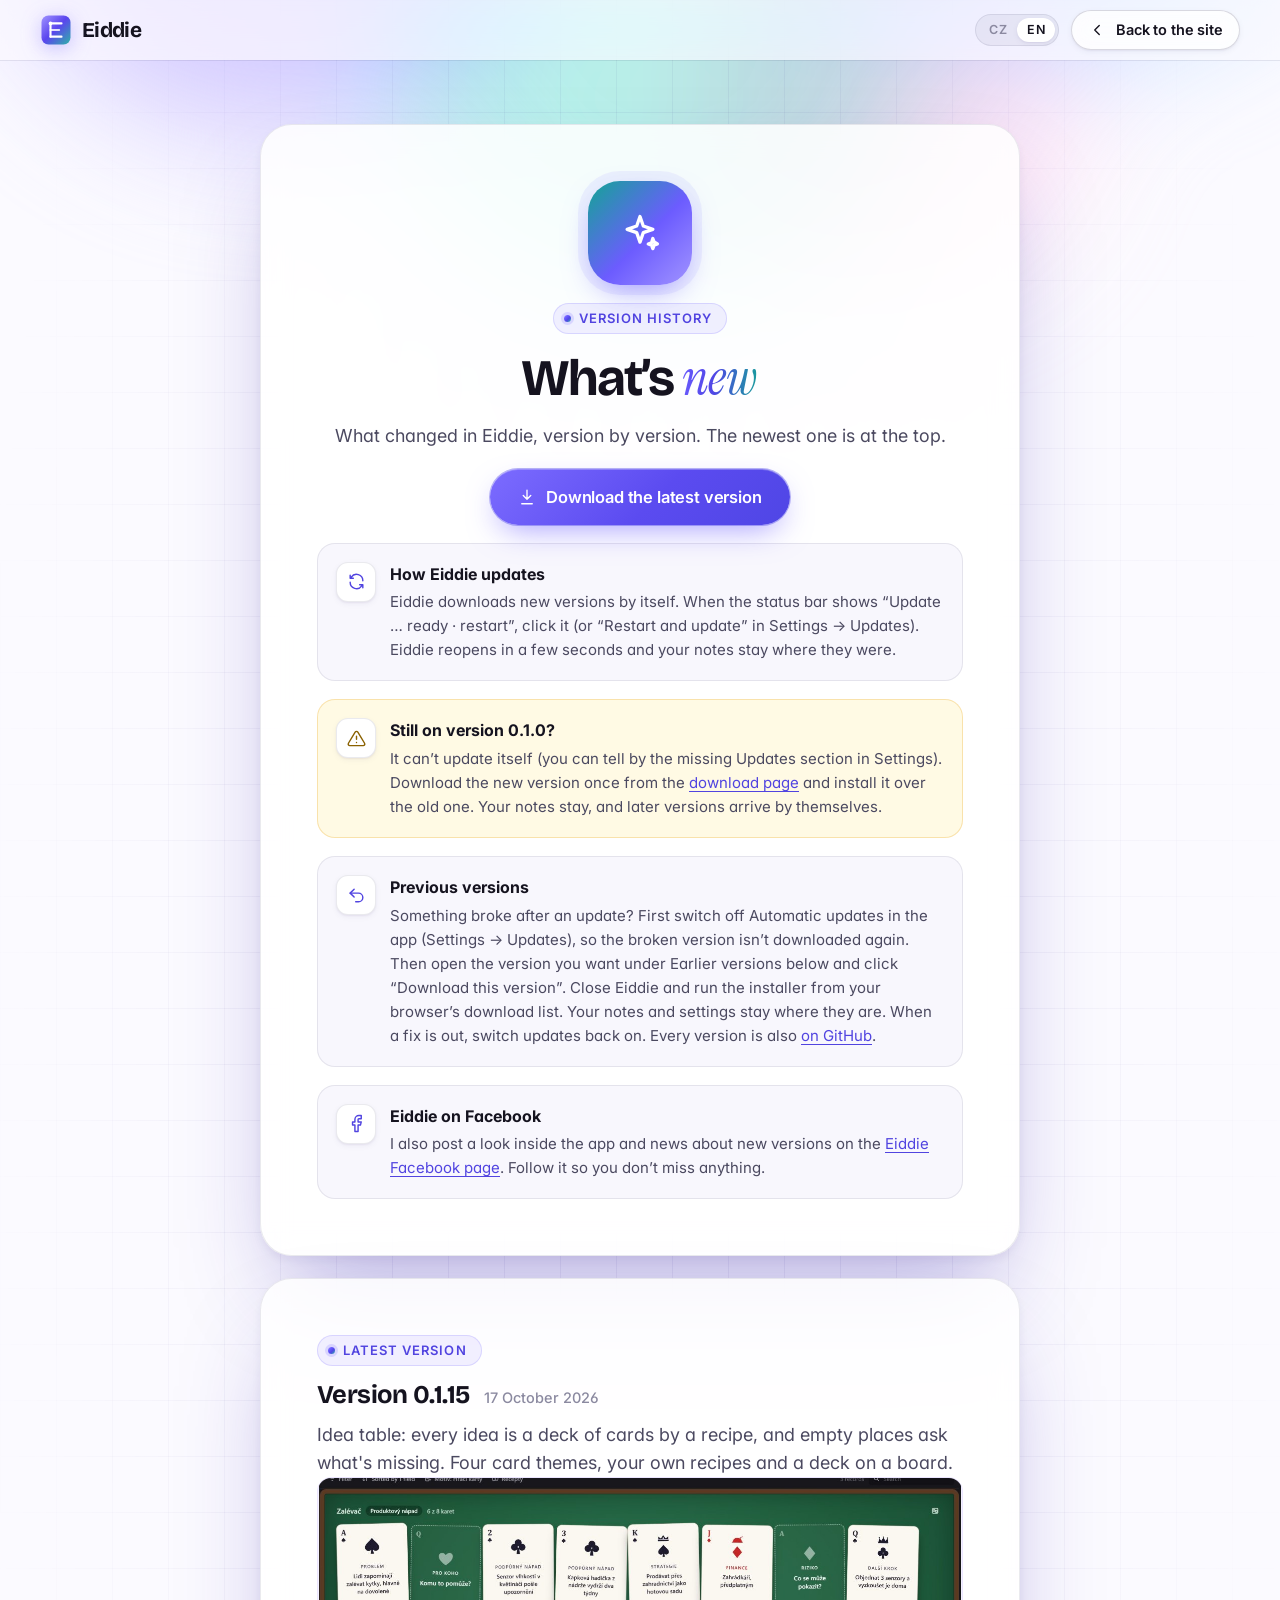
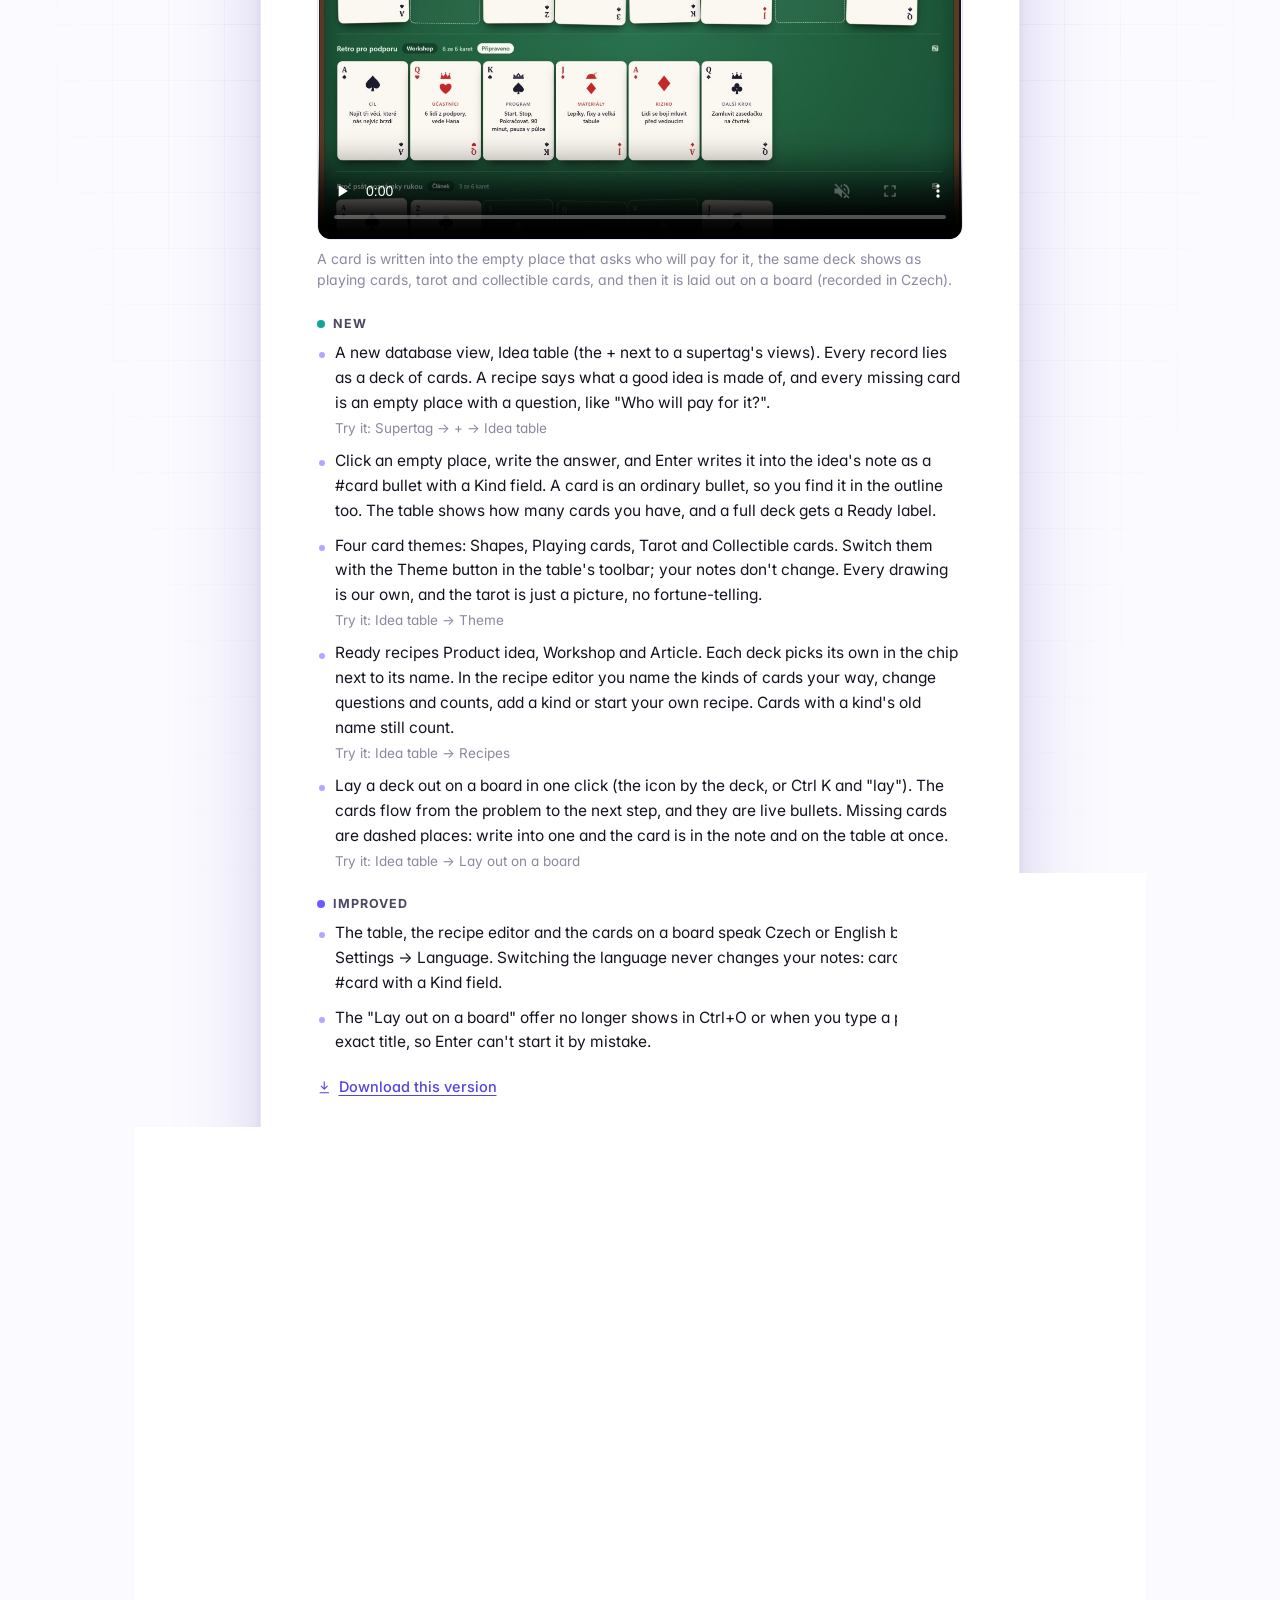
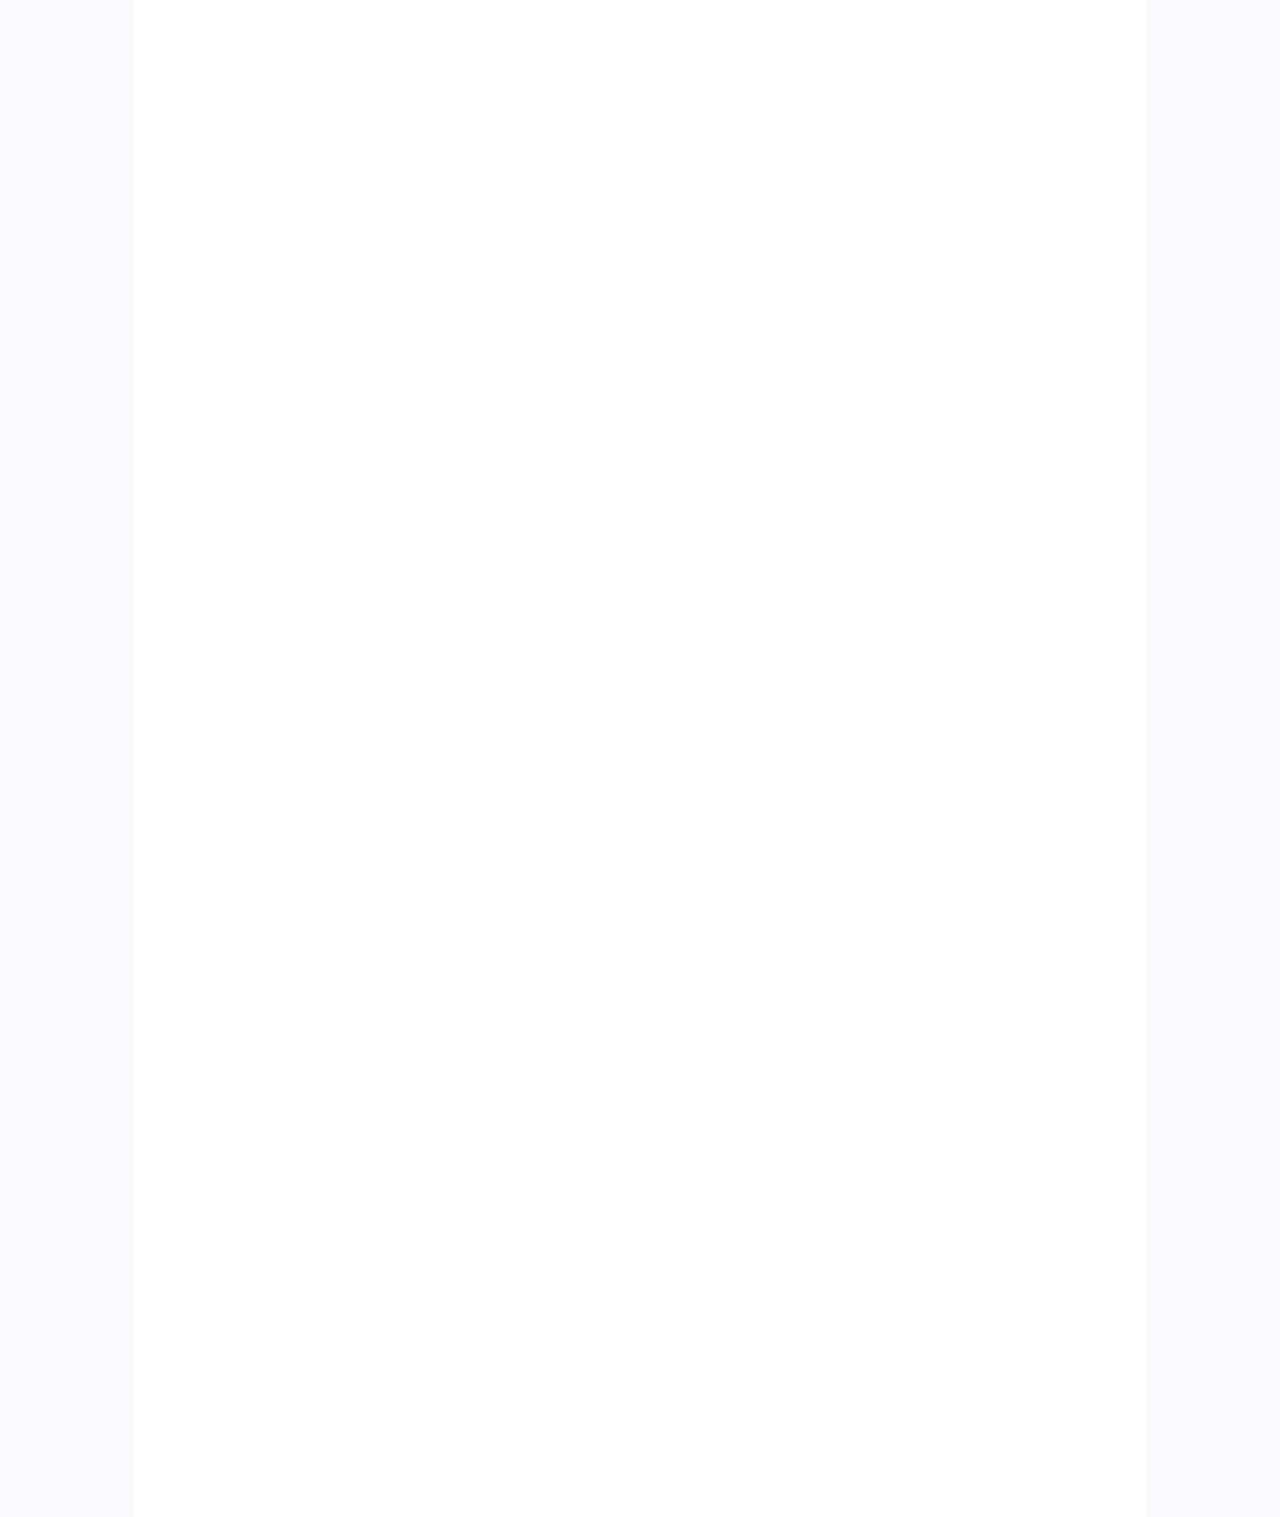
<file: novinky.html>
<!doctype html>
<html lang="cs">
<head>
  <meta charset="utf-8">
  <meta name="viewport" content="width=device-width, initial-scale=1, viewport-fit=cover">
  <title data-en="What’s new in Eiddie">Co je nového v aplikaci Eiddie</title>
  <meta name="description" content="Co je nového v aplikaci Eiddie: všechny verze a co která změnila." data-en-content="What’s new in Eiddie: every version and what it changed.">
  <!-- Pilot: keeps the site out of search engines. Remove at the public launch, like in index.html. -->
  <meta name="robots" content="noindex">
  <meta name="theme-color" content="#6c5cff">
  <link rel="canonical" href="https://www.eiddie.cz/novinky.html">
  <meta property="og:type" content="website">
  <meta property="og:site_name" content="Eiddie">
  <meta property="og:title" content="Co je nového v aplikaci Eiddie" data-en-content="What’s new in Eiddie">
  <meta property="og:description" content="Všechny verze aplikace Eiddie a co která změnila." data-en-content="Every version of Eiddie and what it changed.">
  <meta property="og:url" content="https://www.eiddie.cz/novinky.html">
  <!-- Pilot: og-pilot.png (no price, no trial). At launch switch back to og.png, like in index.html. -->
  <meta property="og:image" content="https://www.eiddie.cz/assets/img/og-pilot.png">
  <meta name="twitter:card" content="summary_large_image">
  <link rel="icon" href="assets/img/logo.svg" type="image/svg+xml">
  <link rel="preconnect" href="https://fonts.googleapis.com">
  <link rel="preconnect" href="https://fonts.gstatic.com" crossorigin>
  <link href="https://fonts.googleapis.com/css2?family=Bricolage+Grotesque:opsz,wght@12..96,500..800&family=Inter:wght@400..700&family=Instrument+Serif:ital@1&family=JetBrains+Mono:wght@400;500&display=swap" rel="stylesheet">
  <link rel="stylesheet" href="assets/css/style.css">
  <!-- Loaded synchronously (tiny): the pilot switch must be known before the first paint -->
  <script src="assets/js/config.js"></script>
  <script>
    (function () {
      var d = document.documentElement, lang = null;
      if ((window.EIDDIE_CONFIG || {}).pilot) d.dataset.pilot = '';
      try { lang = new URLSearchParams(location.search).get('lang') || localStorage.getItem('eiddie-lang'); } catch (e) {}
      if (!lang) lang = /^(cs|sk)/i.test(navigator.language || '') ? 'cs' : 'en';
      d.dataset.lang = lang === 'en' ? 'en' : 'cs';
      if (d.dataset.lang === 'en') { d.classList.add('i18n-pending'); setTimeout(function () { d.classList.remove('i18n-pending'); }, 1500); }
    })();
  </script>
</head>
<body class="subpage">
  <svg width="0" height="0" style="position:absolute" aria-hidden="true">
    <symbol id="i-download" viewBox="0 0 24 24"><path d="M12 3v12M7 10l5 5 5-5M5 21h14"/></symbol>
    <symbol id="i-chev-l" viewBox="0 0 24 24"><path d="m15 6-6 6 6 6"/></symbol>
    <symbol id="i-sparkle" viewBox="0 0 24 24"><path d="M12 3l1.8 5.2L19 10l-5.2 1.8L12 17l-1.8-5.2L5 10l5.2-1.8z"/><path d="M19 15l.7 1.9L21.5 18l-1.8.6L19 20.5l-.7-1.9-1.8-.6 1.8-.7z"/></symbol>
    <symbol id="i-refresh" viewBox="0 0 24 24"><path d="M20 11a8 8 0 0 0-14.6-4.5L4 8M4 4v4h4M4 13a8 8 0 0 0 14.6 4.5L20 16M20 20v-4h-4"/></symbol>
    <symbol id="i-alert" viewBox="0 0 24 24"><path d="M10.3 3.9 1.8 18a2 2 0 0 0 1.7 3h17a2 2 0 0 0 1.7-3L13.7 3.9a2 2 0 0 0-3.4 0z"/><path d="M12 9v4M12 17h.01"/></symbol>
    <symbol id="i-facebook" viewBox="0 0 24 24"><path d="M18 2h-3a5 5 0 0 0-5 5v3H7v4h3v8h4v-8h3l1-4h-4V7a1 1 0 0 1 1-1h3z"/></symbol>
    <symbol id="i-undo" viewBox="0 0 24 24"><path d="M9 14 4 9l5-5"/><path d="M4 9h10.5a5.5 5.5 0 0 1 0 11H11"/></symbol>
  </svg>

  <header class="nav is-scrolled">
    <div class="container nav__inner">
      <a class="brand" href="index.html"><img src="assets/img/logo.svg" alt="" width="32" height="32">Eiddie</a>
      <div class="nav__right">
        <div class="lang" role="group" aria-label="Jazyk / Language">
          <button type="button" data-lang-btn="cs" aria-pressed="true">CZ</button>
          <button type="button" data-lang-btn="en" aria-pressed="false">EN</button>
        </div>
        <a class="btn btn--ghost btn--sm" href="index.html"><svg class="ic"><use href="#i-chev-l"/></svg><span data-en="Back to the site">Zpět na web</span></a>
      </div>
    </div>
  </header>

  <main>
    <div class="aurora" aria-hidden="true"><span></span><span></span><span></span><span></span></div>
    <div class="grid-bg" aria-hidden="true"></div>
    <div class="container">
      <div class="subcard">
        <div class="dl-ring news-ring"><svg class="ic"><use href="#i-sparkle"/></svg></div>
        <span class="eyebrow" data-en="Version history">Historie verzí</span>
        <h1 class="h2" data-en="What’s <em>new</em>">Co je <em>nového</em></h1>
        <p class="lead" data-en="What changed in Eiddie, version by version. The newest one is at the top.">Co se v&nbsp;aplikaci Eiddie změnilo, verze po verzi. Nejnovější je nahoře.</p>
        <a class="btn btn--primary btn--lg" href="download.html"><svg class="ic"><use href="#i-download"/></svg><span data-en="Download the latest version">Stáhnout nejnovější verzi</span></a>

        <!-- The same text as in the app (Settings → Updates and the 0.1.4 notes). The app's labels stay in English. -->
        <div class="news-box">
          <span class="news-box__ic"><svg class="ic"><use href="#i-refresh"/></svg></span>
          <div><b data-en="How Eiddie updates">Jak se Eiddie aktualizuje</b><p data-en="Eiddie downloads new versions by itself. When the status bar shows “Update … ready · restart”, click it (or “Restart and update” in Settings → Updates). Eiddie reopens in a few seconds and your notes stay where they were.">Eiddie si nové verze stahuje sám. Když dole ve stavovém řádku uvidíš „Update … ready · restart“, klikni na něj (nebo na „Restart and update“ v&nbsp;Settings → Updates). Za pár vteřin se Eiddie otevře znovu a&nbsp;poznámky zůstanou, kde byly.</p></div>
        </div>
        <!-- 0.1.0 has no updater: those testers replace it once by hand. -->
        <div class="news-box news-box--warn" data-pilot-only>
          <span class="news-box__ic"><svg class="ic"><use href="#i-alert"/></svg></span>
          <div><b data-en="Still on version 0.1.0?">Máš ještě verzi 0.1.0?</b><p data-en="It can’t update itself (you can tell by the missing Updates section in Settings). Download the new version once from the <a href=&quot;download.html&quot;>download page</a> and install it over the old one. Your notes stay, and later versions arrive by themselves.">Ta se sama aktualizovat neumí (poznáš ji tak, že v&nbsp;Settings nemáš část Updates). Stáhni si novou verzi jednou ručně ze <a href="download.html">stránky ke stažení</a> a&nbsp;nainstaluj ji přes starou. Poznámky zůstanou a&nbsp;další verze už přijdou samy.</p></div>
        </div>
        <!-- The way back after a bad update (src/shared/updates.ts): an older installer installs over a newer version and
             keeps notes and settings; each version below links its installer (scripts/changelog-web.mjs). The same steps
             as Settings → Updates → Previous versions and the footer of the app's version history: updates off first (or
             the older app downloads the newer one again at once), then the version's link, then run the installer from
             the browser's download list (every version's installer has the same file name). download.html links here. -->
        <div class="news-box" id="predchozi-verze">
          <span class="news-box__ic"><svg class="ic"><use href="#i-undo"/></svg></span>
          <div><b data-en="Previous versions">Předchozí verze</b><p data-en="Something broke after an update? First switch off Automatic updates in the app (Settings → Updates), so the broken version isn’t downloaded again. Then open the version you want under Earlier versions below and click “Download this version”. Close Eiddie and run the installer from your browser’s download list. Your notes and settings stay where they are. When a fix is out, switch updates back on. Every version is also <a href=&quot;https://github.com/tomasleidl-cmd/eiddie-web/releases&quot;>on GitHub</a>.">Něco po aktualizaci nefunguje? V&nbsp;aplikaci nejdřív vypni Automatic updates (Settings → Updates), ať se vadná verze znovu nestáhne. Pak níže v&nbsp;části „Starší verze“ rozbal verzi, ke které se chceš vrátit, a&nbsp;klikni na „Stáhnout tuto verzi“. Zavři Eiddie a&nbsp;instalátor spusť ze seznamu stažených souborů v&nbsp;prohlížeči. Poznámky i&nbsp;nastavení zůstanou, kde jsou. Až vyjde oprava, aktualizace zase zapni. Všechny verze najdeš i&nbsp;<a href="https://github.com/tomasleidl-cmd/eiddie-web/releases">na GitHubu</a>.</p></div>
        </div>
        <div class="news-box">
          <span class="news-box__ic"><svg class="ic"><use href="#i-facebook"/></svg></span>
          <div><b data-en="Eiddie on Facebook">Eiddie na Facebooku</b><p data-en="I also post a look inside the app and news about new versions on the <a href=&quot;https://www.facebook.com/profile.php?id=61594936154489&quot; target=&quot;_blank&quot; rel=&quot;noopener&quot; data-cfg-link=&quot;facebook&quot;>Eiddie Facebook page</a>. Follow it so you don’t miss anything.">Ukázky z&nbsp;aplikace a&nbsp;zprávy o&nbsp;nových verzích dávám i&nbsp;na <a href="https://www.facebook.com/profile.php?id=61594936154489" target="_blank" rel="noopener" data-cfg-link="facebook">facebookovou stránku Eiddie</a>. Sleduj ji, ať ti nic neuteče.</p></div>
        </div>
      </div>

      <div class="subcard news">
        <!-- changelog:start -->
        <!-- Generated by scripts/changelog-web.mjs from src/shared/changelog.json (versions up to 0.1.15). Edit the JSON, not this part. -->
        <section class="release release--latest" id="v0-1-15" aria-labelledby="v0-1-15-title">
          <span class="eyebrow" data-en="Latest version">Nejnovější verze</span>
          <div class="release__head"><h2 class="h3 release__title" id="v0-1-15-title" data-en="Version 0.1.15">Verze 0.1.15</h2><time class="release__date" datetime="2026-10-17" data-en="17 October 2026">17. října 2026</time></div>
          <p class="release__summary" data-en="Idea table: every idea is a deck of cards by a recipe, and empty places ask what&#39;s missing. Four card themes, your own recipes and a deck on a board.">Stůl nápadů: každý nápad je balíček karet podle receptu a&nbsp;prázdná místa se ptají, co chybí. Čtyři vzhledy karet, vlastní recepty a&nbsp;balíček na tabuli.</p>
          <figure class="release__video"><video controls muted loop playsinline preload="none" width="1280" height="720" poster="assets/novinky/idea-table.jpg" aria-label="Do prázdného místa „Kdo za to zaplatí?“ se dopíše karta, stejný balíček se ukáže jako hrací karty, tarot i sběratelské karty a nakonec se rozloží na tabuli." data-en-aria-label="A card is written into the empty place that asks who will pay for it, the same deck shows as playing cards, tarot and collectible cards, and then it is laid out on a board (recorded in Czech)."><source src="assets/novinky/idea-table.mp4" type="video/mp4"></video><figcaption data-en="A card is written into the empty place that asks who will pay for it, the same deck shows as playing cards, tarot and collectible cards, and then it is laid out on a board (recorded in Czech).">Do prázdného místa „Kdo za to zaplatí?“ se dopíše karta, stejný balíček se ukáže jako hrací karty, tarot i&nbsp;sběratelské karty a&nbsp;nakonec se rozloží na tabuli.</figcaption></figure>
          <h3 class="release__group release__group--new" data-en="New">Nové</h3>
          <ul class="release__items">
            <li><span data-en="A new database view, Idea table (the + next to a supertag&#39;s views). Every record lies as a deck of cards. A recipe says what a good idea is made of, and every missing card is an empty place with a question, like &quot;Who will pay for it?&quot;.">Nový pohled databáze Stůl nápadů (tlačítko + vedle pohledů supertagu). Každý záznam leží jako balíček karet. Recept říká, z&nbsp;čeho se dobrý nápad skládá, a&nbsp;každá chybějící karta je prázdné místo s&nbsp;otázkou, třeba „Kdo za to zaplatí?“.</span><small data-en="Try it: Supertag → + → Idea table">Vyzkoušej: Supertag → + → Idea table</small></li>
            <li><span data-en="Click an empty place, write the answer, and Enter writes it into the idea&#39;s note as a #card bullet with a Kind field. A card is an ordinary bullet, so you find it in the outline too. The table shows how many cards you have, and a full deck gets a Ready label.">Klikni na prázdné místo, napiš odpověď a&nbsp;Enter ji zapíše do poznámky nápadu jako odrážku #karta s&nbsp;polem Druh. Karta je obyčejná odrážka, takže ji najdeš i&nbsp;v&nbsp;osnově. Stůl ukazuje, kolik karet už máš, a&nbsp;plný balíček dostane štítek Připraveno.</span></li>
            <li><span data-en="Four card themes: Shapes, Playing cards, Tarot and Collectible cards. Switch them with the Theme button in the table&#39;s toolbar; your notes don&#39;t change. Every drawing is our own, and the tarot is just a picture, no fortune-telling.">Čtyři vzhledy karet: Tvary, Hrací karty, Tarot a&nbsp;Sběratelské karty. Přepneš je tlačítkem Motiv v&nbsp;liště stolu a&nbsp;tvoje poznámky se tím nezmění. Všechny kresby jsou vlastní a&nbsp;tarot je jen obrázek, žádné věštění.</span><small data-en="Try it: Idea table → Theme">Vyzkoušej: Idea table → Theme</small></li>
            <li><span data-en="Ready recipes Product idea, Workshop and Article. Each deck picks its own in the chip next to its name. In the recipe editor you name the kinds of cards your way, change questions and counts, add a kind or start your own recipe. Cards with a kind&#39;s old name still count.">Hotové recepty Produktový nápad, Workshop a&nbsp;Článek. Každý balíček si vybere svůj v&nbsp;čipu vedle názvu. V&nbsp;editoru receptů pojmenuješ druhy karet po svém, změníš otázky a&nbsp;počty, přidáš nový druh nebo založíš vlastní recept. Karty se starým názvem druhu stůl pozná dál.</span><small data-en="Try it: Idea table → Recipes">Vyzkoušej: Idea table → Recipes</small></li>
            <li><span data-en="Lay a deck out on a board in one click (the icon by the deck, or Ctrl K and &quot;lay&quot;). The cards flow from the problem to the next step, and they are live bullets. Missing cards are dashed places: write into one and the card is in the note and on the table at once.">Balíček rozložíš na tabuli jedním kliknutím (ikona u&nbsp;balíčku, nebo Ctrl K&nbsp;a&nbsp;„rozlož“). Karty leží v&nbsp;toku od problému po další krok a&nbsp;jsou to živé odrážky. Chybějící karty jsou čárkovaná místa: napíšeš do nich a&nbsp;karta je hned v&nbsp;poznámce i&nbsp;na stole.</span><small data-en="Try it: Idea table → Lay out on a board">Vyzkoušej: Idea table → Lay out on a&nbsp;board</small></li>
          </ul>
          <h3 class="release__group release__group--improved" data-en="Improved">Vylepšeno</h3>
          <ul class="release__items">
            <li><span data-en="The table, the recipe editor and the cards on a board speak Czech or English by Settings → Language. Switching the language never changes your notes: cards stay #card with a Kind field.">Stůl, editor receptů i&nbsp;karty na tabuli mluví česky nebo anglicky podle Settings → Language. Poznámky se při přepnutí jazyka nemění, karty zůstanou #karta s&nbsp;polem Druh.</span></li>
            <li><span data-en="The &quot;Lay out on a board&quot; offer no longer shows in Ctrl+O or when you type a page&#39;s exact title, so Enter can&#39;t start it by mistake.">Nabídka „Rozlož na tabuli“ se už neobjeví v&nbsp;Ctrl+O ani tehdy, když napíšeš přesný název stránky, takže ji Enter nespustí omylem.</span></li>
          </ul>
          <a class="release__dl" href="https://github.com/tomasleidl-cmd/eiddie-web/releases/download/v0.1.15/Eiddie-Setup.exe" download aria-label="Stáhnout tuto verzi (0.1.15)" data-en-aria-label="Download this version (0.1.15)"><svg class="ic" aria-hidden="true"><use href="#i-download"/></svg><span data-en="Download this version">Stáhnout tuto verzi</span></a>
        </section>
        <h2 class="h3 news__older" data-en="Earlier versions">Starší verze</h2>
        <div class="faq news__list">
          <section class="release" id="v0-1-14" aria-labelledby="v0-1-14-title">
            <details>
              <summary><span class="release__line"><b class="release__title" id="v0-1-14-title" data-en="Version 0.1.14">Verze 0.1.14</b><time class="release__date" datetime="2026-10-15" data-en="15 October 2026">15. října 2026</time><span class="release__summary" data-en="Lay bullets out on a board as live cards, reach the calendar in one click and choose the app&#39;s language in Settings.">Odrážky rozložíš na tabuli jako živé karty, do kalendáře se dostaneš jedním kliknutím a&nbsp;jazyk aplikace zvolíš v&nbsp;nastavení.</span></span><span class="pm" aria-hidden="true"></span></summary>
              <div class="faq__a release__body">
                <figure class="release__video"><video controls muted loop playsinline preload="none" width="1280" height="720" poster="assets/novinky/lay-out.jpg" aria-label="Šest odrážek z poznámky se rozloží na tabuli jako karty. Text dopsaný v poznámce se objeví na kartě a úkol zaškrtnutý na kartě je hotový i v poznámce." data-en-aria-label="Six bullets of a note are laid out on a board as cards. Text added in the note shows on the card, and a task ticked on the card is done in the note."><source src="assets/novinky/lay-out.mp4" type="video/mp4"></video><figcaption data-en="Six bullets of a note are laid out on a board as cards. Text added in the note shows on the card, and a task ticked on the card is done in the note.">Šest odrážek z&nbsp;poznámky se rozloží na tabuli jako karty. Text dopsaný v&nbsp;poznámce se objeví na kartě a&nbsp;úkol zaškrtnutý na kartě je hotový i&nbsp;v&nbsp;poznámce.</figcaption></figure>
                <h3 class="release__group release__group--new" data-en="New">Nové</h3>
                <ul class="release__items">
                  <li><span data-en="Select bullets, open Ctrl K and type &quot;lay&quot;. They are laid out on a new board or on one of yours, a card each. The card is the bullet, not a copy, so the text can never differ between the two places.">Označ odrážky, otevři Ctrl K&nbsp;a&nbsp;napiš „lay“ nebo „rozlož“. Rozloží se na novou tabuli nebo na některou z&nbsp;tvých, každá jako karta. Karta je ta odrážka, ne kopie, takže se text na dvou místech nemůže rozejít.</span><small data-en="Try it: Ctrl K → lay">Vyzkoušej: Ctrl K&nbsp;→ lay</small></li>
                  <li><span data-en="The board button in the page header does the same: with a selection it shows how many bullets it will lay out, without one it takes the top-level bullets. You can also drag bullets by their dot onto a board open beside the page.">Totéž udělá tlačítko s&nbsp;tabulí v&nbsp;záhlaví stránky: s&nbsp;výběrem ukazuje, kolik odrážek rozloží, bez výběru vezme odrážky nejvyšší úrovně. Odrážky jdou taky přetáhnout za puntík na tabuli otevřenou vedle.</span><small data-en="Try it: Page header → Lay out on a board">Vyzkoušej: Page header → Lay out on a&nbsp;board</small></li>
                  <li><span data-en="Tick a task right on its card and it is done in the note, the table and the calendar too. The card also shows the bullet&#39;s fields, a double-click opens it beside the board, and Undo takes a lay-out back.">Úkol zaškrtneš přímo na kartě a&nbsp;je hotový i&nbsp;v&nbsp;poznámce, v&nbsp;tabulce a&nbsp;v&nbsp;kalendáři. Karta ukazuje i&nbsp;pole odrážky, dvojklik ji otevře vedle tabule a&nbsp;po rozložení jde vrátit tlačítkem Undo.</span></li>
                  <li><span data-en="The calendar is one click away: from the Today card on Home (this week), the icon in a daily note&#39;s header (that day), the button in the sidebar&#39;s small calendar (that month), or Ctrl K → &quot;calendar&quot; and Alt+C.">Do kalendáře se dostaneš jedním kliknutím: z&nbsp;karty Today na Home (tento týden), ikonou v&nbsp;záhlaví denní poznámky (ten den), tlačítkem v&nbsp;malém kalendáři v&nbsp;panelu (ten měsíc), nebo přes Ctrl K&nbsp;a&nbsp;„kalendář“ či Alt+C.</span><small data-en="Try it: Home → Today → Calendar">Vyzkoušej: Home → Today → Calendar</small></li>
                  <li><span data-en="Choose a language in Settings → Language: Same as Windows, Čeština or English. It applies at once to the guide, the licence, little extras, mascots, feedback, problem reports, What&#39;s new and dates. The main parts of the app are in English for now.">Jazyk vybereš v&nbsp;Settings → Language: Podle Windows, Čeština, nebo English. Platí hned a&nbsp;najednou pro průvodce, licenci, drobné radosti, maskoty, zpětnou vazbu, hlášení o&nbsp;chybě, Co je nového i&nbsp;data. Hlavní části aplikace jsou zatím anglicky.</span><small data-en="Try it: Settings → Language">Vyzkoušej: Settings → Language</small></li>
                  <li><span data-en="A new 90-second video shows the app&#39;s main idea: a line in a note becomes a task, and you see the same record in the table, the kanban and on the board. Its captions are Czech, so the welcome card, Getting started and Settings → Help link it only while the app&#39;s language is Čeština.">Nové video na minutu a&nbsp;půl ukáže hlavní myšlenku aplikace: z&nbsp;řádku poznámky se stane úkol a&nbsp;ten samý záznam pak vidíš v&nbsp;tabulce, v&nbsp;kanbanu i&nbsp;na tabuli. Pustíš si ho na webu z&nbsp;uvítací karty, ze seznamu Začínáme nebo z&nbsp;Settings → Help &amp; getting started.</span></li>
                </ul>
                <h3 class="release__group release__group--improved" data-en="Improved">Vylepšeno</h3>
                <ul class="release__items">
                  <li><span data-en="The note only gains a short mark at the end of each bullet laid out (like ^k3f9), which Obsidian knows too. You don&#39;t see it while typing, and it stays at the end of the line when you write on, split the bullet with Enter or join it with another.">V&nbsp;poznámce přibude jen krátká značka na konci rozložené odrážky (třeba ^k3f9), kterou zná i&nbsp;Obsidian. Při psaní ji neuvidíš a&nbsp;zůstane na konci řádku, i&nbsp;když text dopíšeš, rozdělíš Enterem nebo spojíš s&nbsp;jiným.</span></li>
                  <li><span data-en="It opens the calendar of a supertag with a date, usually #task. If you already have a Calendar view there it uses that one, otherwise it adds one. Pick another supertag with a right-click on the link or in Ctrl K (&quot;calendar project&quot;).">Otevře se kalendář supertagu s&nbsp;datem, obvykle #task. Když v&nbsp;něm už pohled Calendar máš, použije ho, jinak jeden přidá. Jiný supertag vybereš pravým tlačítkem na odkazu nebo v&nbsp;Ctrl K&nbsp;(„kalendář project“).</span></li>
                </ul>
                <a class="release__dl" href="https://github.com/tomasleidl-cmd/eiddie-web/releases/download/v0.1.14/Eiddie-Setup.exe" download aria-label="Stáhnout tuto verzi (0.1.14)" data-en-aria-label="Download this version (0.1.14)"><svg class="ic" aria-hidden="true"><use href="#i-download"/></svg><span data-en="Download this version">Stáhnout tuto verzi</span></a>
              </div>
            </details>
          </section>
          <section class="release" id="v0-1-13" aria-labelledby="v0-1-13-title">
            <details>
              <summary><span class="release__line"><b class="release__title" id="v0-1-13-title" data-en="Version 0.1.13">Verze 0.1.13</b><time class="release__date" datetime="2026-10-12" data-en="12 October 2026">12. října 2026</time><span class="release__summary" data-en="Search in the middle of the top bar, Supertags and Files that fold, a supertag from New, focus mode on the whole screen and tasks dragged onto a day in Year.">Hledání uprostřed lišty, sbalitelné Supertags a&nbsp;Files, supertag z&nbsp;nabídky New, soustředění přes celou obrazovku a&nbsp;úkoly přetažené na den v&nbsp;ročním kalendáři.</span></span><span class="pm" aria-hidden="true"></span></summary>
              <div class="faq__a release__body">
                <h3 class="release__group release__group--new" data-en="New">Nové</h3>
                <ul class="release__items">
                  <li><span data-en="In the calendar&#39;s year view you can drag a task from the &quot;No date&quot; panel straight onto a day. The day under the pointer lights up and a tooltip names it.">V&nbsp;ročním pohledu kalendáře přetáhneš úkol z&nbsp;panelu „No date“ rovnou na den. Den pod kurzorem se zvýrazní a&nbsp;bublina řekne, který to je.</span><small data-en="Try it: Supertag → Calendar → Year">Vyzkoušej: Supertag → Calendar → Year</small></li>
                  <li><span data-en="Create a supertag from the New menu: it opens the Supertags page with the cursor in the name box.">Nový supertag založíš z&nbsp;nabídky New: otevře stránku Supertags s&nbsp;kurzorem v&nbsp;poli pro název.</span><small data-en="Try it: Sidebar → New → Supertag">Vyzkoušej: Sidebar → New → Supertag</small></li>
                </ul>
                <h3 class="release__group release__group--improved" data-en="Improved">Vylepšeno</h3>
                <ul class="release__items">
                  <li><span data-en="Focus mode takes the whole screen, the Windows taskbar included. Leave it with the same key or the &quot;Exit focus&quot; button at the top right.">Režim soustředění zabere celou obrazovku, zmizí i&nbsp;hlavní panel Windows. Zpátky se dostaneš stejnou klávesou nebo tlačítkem „Exit focus“ vpravo nahoře.</span><small data-en="Try it: F11 · Ctrl+Shift+M">Vyzkoušej: F11 · Ctrl+Shift+M</small></li>
                  <li><span data-en="Fold the Supertags and Files sections of the sidebar with a click on their heading, just like Calendar. They stay the way you leave them the next time you start.">Sekce Supertags a&nbsp;Files v&nbsp;levém panelu sbalíš kliknutím na nadpis, stejně jako Calendar. Po dalším spuštění zůstanou tak, jak je necháš.</span><small data-en="Try it: Sidebar → Supertags · Files">Vyzkoušej: Sidebar → Supertags · Files</small></li>
                  <li><span data-en="The search box sits in the middle of the top bar instead of hugging the left.">Vyhledávací pole je uprostřed horní lišty, ne nalepené vlevo.</span></li>
                  <li><span data-en="There is one dark mode switch now, at the bottom right. The one in the sidebar was a duplicate.">Přepínač tmavého režimu je už jen jeden, vpravo dole. Ten v&nbsp;levém panelu byl navíc.</span><small data-en="Try it: Status bar, bottom right">Vyzkoušej: Status bar, bottom right</small></li>
                  <li><span data-en="The feedback window has two buttons, e-mail and Gmail. &quot;Copy text&quot; stays as a quiet link under them in case you have neither an e-mail app nor Gmail.">Okno zpětné vazby má dvě tlačítka, e-mail a&nbsp;Gmail. „Zkopírovat text“ zůstalo jako nenápadný odkaz pod nimi, kdybys neměl e-mailovou aplikaci ani Gmail.</span><small data-en="Try it: Status bar → Zpětná vazba">Vyzkoušej: Status bar → Zpětná vazba</small></li>
                </ul>
                <h3 class="release__group release__group--fixed" data-en="Fixed">Opraveno</h3>
                <ul class="release__items">
                  <li><span data-en="A record&#39;s name in a database shows its formatting as in the note: bold, code and links instead of asterisks and brackets. In the table, kanban, gallery and calendar alike. Editing still shows the original text.">Název záznamu v&nbsp;databázi se ukazuje naformátovaný jako v&nbsp;poznámce: tučné písmo, kód a&nbsp;odkazy místo hvězdiček a&nbsp;závorek. Platí pro tabulku, kanban, galerii i&nbsp;kalendář. Při úpravě dál vidíš původní text.</span></li>
                </ul>
                <a class="release__dl" href="https://github.com/tomasleidl-cmd/eiddie-web/releases/download/v0.1.13/Eiddie-Setup.exe" download aria-label="Stáhnout tuto verzi (0.1.13)" data-en-aria-label="Download this version (0.1.13)"><svg class="ic" aria-hidden="true"><use href="#i-download"/></svg><span data-en="Download this version">Stáhnout tuto verzi</span></a>
              </div>
            </details>
          </section>
          <section class="release" id="v0-1-12" aria-labelledby="v0-1-12-title">
            <details>
              <summary><span class="release__line"><b class="release__title" id="v0-1-12-title" data-en="Version 0.1.12">Verze 0.1.12</b><time class="release__date" datetime="2026-10-11" data-en="11 October 2026">11. října 2026</time><span class="release__summary" data-en="The pilot is now closed to testers: with a licence key from me Eiddie is free and complete; without one you have 30 days to try it.">Pilot je teď uzavřený pro testery: s&nbsp;licenčním klíčem ode mě máš Eiddie zdarma a&nbsp;naplno, bez klíče 30 dní na vyzkoušení.</span></span><span class="pm" aria-hidden="true"></span></summary>
              <div class="faq__a release__body">
                <h3 class="release__group release__group--new" data-en="New">Nové</h3>
                <ul class="release__items">
                  <li><span data-en="Enter your tester licence key in Settings. If you already use Eiddie you have 30 days for it, and newcomers have 30 days to try Eiddie. After that Eiddie is read-only, but your notes are never locked: you can still open, search and copy them.">Licenční klíč pro testery vložíš v&nbsp;nastavení. Kdo už aplikaci Eiddie používá, má na to 30 dní a&nbsp;nováčci mají 30 dní na vyzkoušení. Potom jde aplikace Eiddie jen číst, ale poznámky se nikdy nezamknou: dál je otevřeš, prohledáš a&nbsp;zkopíruješ.</span><small data-en="Try it: Settings → Licence (Ctrl+,)">Vyzkoušej: Settings → Licence (Ctrl+,)</small></li>
                  <li><span data-en="No key yet? The &quot;Ask for a tester key&quot; button prepares an e-mail to me and I&#39;ll send you one. If no e-mail opens, my address is right next to it, with a button to copy it.">Klíč ještě nemáš? Tlačítko „Požádat o&nbsp;klíč pro testery“ mi připraví e-mail a&nbsp;já ti klíč pošlu. Když se ti žádný e-mail neotevře, je hned vedle moje adresa a&nbsp;tlačítko na její zkopírování.</span><small data-en="Try it: Settings → Licence">Vyzkoušej: Settings → Licence</small></li>
                </ul>
                <h3 class="release__group release__group--fixed" data-en="Fixed">Opraveno</h3>
                <ul class="release__items">
                  <li><span data-en="If Eiddie can&#39;t read the file with your supertag settings (say an antivirus is holding it), it keeps a copy next to it before saving over it. Your supertags and fields never get lost that way.">Když aplikace Eiddie nedokáže přečíst soubor s&nbsp;nastavením supertagů (třeba ho zrovna drží antivirus), nejdřív si ho schová vedle, než ho přepíše. Tvoje supertagy a&nbsp;pole se tak nikdy neztratí.</span></li>
                </ul>
                <div class="release__notice" role="note"><b data-en="Important">Důležité</b><span data-en="From this version the pilot is closed. I&#39;m sending testers a licence key by e-mail: enter it in Settings → Licence. Without a key Eiddie works fully for 30 days, then read-only. Your notes stay yours, in plain files, and nothing gets locked.">Pilot je od této verze uzavřený. Testerům posílám licenční klíč e-mailem, vlož ho v&nbsp;„Settings → Licence“. Bez klíče funguje aplikace Eiddie naplno 30 dní a&nbsp;potom jen pro čtení. Poznámky zůstávají tvoje, v&nbsp;obyčejných souborech, a&nbsp;nic se nezamyká.</span></div>
                <a class="release__dl" href="https://github.com/tomasleidl-cmd/eiddie-web/releases/download/v0.1.12/Eiddie-Setup.exe" download aria-label="Stáhnout tuto verzi (0.1.12)" data-en-aria-label="Download this version (0.1.12)"><svg class="ic" aria-hidden="true"><use href="#i-download"/></svg><span data-en="Download this version">Stáhnout tuto verzi</span></a>
              </div>
            </details>
          </section>
          <section class="release" id="v0-1-11" aria-labelledby="v0-1-11-title">
            <details>
              <summary><span class="release__line"><b class="release__title" id="v0-1-11-title" data-en="Version 0.1.11">Verze 0.1.11</b><time class="release__date" datetime="2026-10-09" data-en="9 October 2026">9. října 2026</time><span class="release__summary" data-en="New pages name themselves, delete right from Recent, one New button, a simpler feedback window and friendlier release notes.">Nové stránky se pojmenují samy, mazání přímo z&nbsp;Recent, jedno tlačítko New, jednodušší okno zpětné vazby a&nbsp;lidštější texty novinek.</span></span><span class="pm" aria-hidden="true"></span></summary>
              <div class="faq__a release__body">
                <h3 class="release__group release__group--new" data-en="New">Nové</h3>
                <ul class="release__items">
                  <li><span data-en="A new page takes its name from its first line once you finish it with Enter. A new whiteboard takes it from its first card when you close it. No renaming needed, and a name you give yourself stays.">Nová stránka si vezme název z&nbsp;prvního řádku, jakmile ho dopíšeš a&nbsp;dáš Enter. Nová tabule si ho vezme z&nbsp;první karty, když ji zavřeš. Přejmenovávat nemusíš a&nbsp;název, který zadáš ručně, zůstane.</span><small data-en="Try it: New → Page · Ctrl+N · New → Whiteboard">Vyzkoušej: New → Page · Ctrl+N · New → Whiteboard</small></li>
                </ul>
                <h3 class="release__group release__group--improved" data-en="Improved">Vylepšeno</h3>
                <ul class="release__items">
                  <li><span data-en="Delete a page or whiteboard right in Recent: right-click and &quot;Move page to trash&quot;. No need to look for it in its folder.">Stránku nebo tabuli smažeš přímo v&nbsp;Recent: pravé tlačítko a&nbsp;„Move page to trash“. Nemusíš ji hledat ve složce.</span><small data-en="Try it: Sidebar → Recent → right-click">Vyzkoušej: Sidebar → Recent → right-click</small></li>
                  <li><span data-en="Instead of &quot;New page&quot; and &quot;New whiteboard&quot; the sidebar has one New item. Pick a page, a whiteboard or a folder there, and the sidebar stays short.">Místo „New page“ a&nbsp;„New whiteboard“ je v&nbsp;levém panelu jedna položka New. Vybereš v&nbsp;ní stránku, tabuli nebo složku a&nbsp;panel se nenatahuje.</span><small data-en="Try it: Sidebar → New">Vyzkoušej: Sidebar → New</small></li>
                  <li><span data-en="The feedback window is simpler: pick what it is about and open the e-mail. The preview and the technical details are gone; the app still adds its version to the e-mail.">Okno pro zpětnou vazbu je jednodušší: vybereš, o&nbsp;co jde, a&nbsp;otevřeš e-mail. Náhled a&nbsp;technické údaje zmizely, verzi do e-mailu aplikace doplní sama.</span><small data-en="Try it: Status bar → Zpětná vazba">Vyzkoušej: Status bar → Zpětná vazba</small></li>
                  <li><span data-en="Deleting a supertag on the Supertags page is visible right away: a red circle with a bin, hard to miss now.">Mazání supertagu na stránce Supertags je vidět hned: červené kolečko s&nbsp;košem, už ho nepřehlédneš.</span><small data-en="Try it: Supertags page">Vyzkoušej: Supertags page</small></li>
                  <li><span data-en="The release notes and the little extras are shorter and written more like a person would say them, without the official tone.">Texty novinek a&nbsp;drobných radostí jsou kratší a&nbsp;psané lidštěji, bez úředního tónu. Vypadají tak, jako by je napsal člověk, ne šablona.</span></li>
                </ul>
                <h3 class="release__group release__group--fixed" data-en="Fixed">Opraveno</h3>
                <ul class="release__items">
                  <li><span data-en="The &quot;Enter to rename · Esc to cancel&quot; hint under a page title now has a line of its own and no longer crowds the text below.">Hint „Enter to rename · Esc to cancel“ při přejmenování stránky má vlastní řádek pod nadpisem a&nbsp;nepřekrývá text pod ním.</span></li>
                </ul>
              </div>
            </details>
          </section>
          <section class="release" id="v0-1-10" aria-labelledby="v0-1-10-title">
            <details>
              <summary><span class="release__line"><b class="release__title" id="v0-1-10-title" data-en="Version 0.1.10">Verze 0.1.10</b><time class="release__date" datetime="2026-10-09" data-en="9 October 2026">9. října 2026</time><span class="release__summary" data-en="A gang of characters on Home, a writing lantern and &quot;Just 5 minutes&quot; for a task you&#39;d rather avoid. Little extras now have one switch.">Parta postaviček na Home, lucerna za psaní a&nbsp;„Jen 5 minut“ na úkol, do kterého se ti nechce. Drobné radosti mají jeden vypínač.</span></span><span class="pm" aria-hidden="true"></span></summary>
              <div class="faq__a release__body">
                <h3 class="release__group release__group--new" data-en="New">Nové</h3>
                <ul class="release__items">
                  <li><span data-en="The gang on Home: Ema, Iskra, Drobek, Dalibor, Inka and Emil (their names spell E-I-D-D-I-E) and Nitka, the thread from the logo. Once a day they say something about your tasks and notes, and they cheer when you finish a task. Never a reproach. Click one and see.">Parta na Home: Ema, Iskra, Drobek, Dalibor, Inka a&nbsp;Emil (jejich jména dávají E-I-D-D-I-E) a&nbsp;Nitka, nit z&nbsp;loga. Jednou denně něco řeknou k&nbsp;úkolům a&nbsp;poznámkám a&nbsp;zaradují se z&nbsp;hotových úkolů. Nikdy nevyčítají. Klikni na postavičku a&nbsp;uvidíš.</span><small data-en="Try it: Home · Settings → Mascots (also in the corner of the window)">Vyzkoušej: Home · Settings → Mascots (also in the corner of the window)</small></li>
                  <li><span data-en="The writing lantern: it lights up a little with every 10 words you write today, and 50 words make a lit thought. A pumpkin in October, a candle in December, a flower in spring. Deleting never dims it.">Lucerna za psaní: za každých 10 slov, která dnes napíšeš, se rozsvítí o&nbsp;kousek víc. Po 50 slovech je myšlenka rozsvícená. V&nbsp;říjnu je to dýně, v&nbsp;prosinci svíčka, na jaře kytička. Mazání ji nezhasne.</span><small data-en="Try it: Bottom right of a page · Settings → Little extras">Vyzkoušej: Bottom right of a&nbsp;page · Settings → Little extras</small></li>
                  <li><span data-en="Just 5 minutes: the What now? dice picks a task and you give it only five minutes. Then you choose to keep going or stop. Both count in Done today.">Jen 5 minut: kostka „Co teď?“ ti vybere úkol a&nbsp;ty mu dáš jen pět minut. Pak se rozhodneš, jestli pokračovat, nebo skončit. Obojí se počítá do „Dnes hotovo“.</span><small data-en="Try it: Home → What now? · Ctrl+K">Vyzkoušej: Home → What now? · Ctrl+K</small></li>
                </ul>
                <h3 class="release__group release__group--improved" data-en="Improved">Vylepšeno</h3>
                <ul class="release__items">
                  <li><span data-en="Little extras (holidays, name days, confetti, the lantern) have one main switch. Yours stay on. New people switch them on themselves, because not everyone likes them.">Drobné radosti (svátky, jmeniny, konfety, lucerna) mají jeden hlavní vypínač. Ty je máš dál zapnuté. Noví lidé si je zapínají sami, protože ne každý je ocení.</span><small data-en="Try it: Settings → Little extras">Vyzkoušej: Settings → Little extras</small></li>
                </ul>
                <div class="release__notice" role="note"><b data-en="Important">Důležité</b><span data-en="Psst: the Eiddie logo can do more than it seems. Try clicking it a few times, quickly.">Psst: logo Eiddie umí víc, než se zdá. Zkus na něj párkrát rychle kliknout.</span></div>
              </div>
            </details>
          </section>
          <section class="release" id="v0-1-9" aria-labelledby="v0-1-9-title">
            <details>
              <summary><span class="release__line"><b class="release__title" id="v0-1-9-title" data-en="Version 0.1.9">Verze 0.1.9</b><time class="release__date" datetime="2026-10-08" data-en="8 October 2026">8. října 2026</time><span class="release__summary" data-en="Fixes from the first tester feedback: lists of pages and whiteboards, renaming a whiteboard, deleting supertags and small improvements.">Opravy podle první zpětné vazby: přehled stránek a&nbsp;tabulí, přejmenování tabule, mazání supertagů a&nbsp;drobná vylepšení.</span></span><span class="pm" aria-hidden="true"></span></summary>
              <div class="faq__a release__body">
                <h3 class="release__group release__group--new" data-en="New">Nové</h3>
                <ul class="release__items">
                  <li><span data-en="The sidebar now has Pages and Whiteboards lists: you see what you already have first, and create new ones below them.">V&nbsp;levém panelu přibyly přehledy Pages a&nbsp;Whiteboards: nejdřív vidíš, co už máš, a&nbsp;teprve pod nimi zakládáš nové.</span><small data-en="Try it: Sidebar → Pages · Whiteboards">Vyzkoušej: Sidebar → Pages · Whiteboards</small></li>
                  <li><span data-en="You can delete a supertag. It disappears from your notes; the notes and their fields stay. You can undo it right after.">Supertag jde smazat. Zmizí z&nbsp;poznámek, poznámky i&nbsp;jejich pole zůstanou. Hned potom to jde vrátit.</span><small data-en="Try it: Right-click a supertag in the sidebar · Supertags page">Vyzkoušej: Right-click a&nbsp;supertag in the sidebar · Supertags page</small></li>
                </ul>
                <h3 class="release__group release__group--improved" data-en="Improved">Vylepšeno</h3>
                <ul class="release__items">
                  <li><span data-en="Rename a whiteboard right in its header. A new whiteboard starts with its name selected, so you just type over it.">Tabuli přejmenuješ přímo v&nbsp;jejím záhlaví. Nová tabule má název hned označený, takže ho rovnou přepíšeš.</span><small data-en="Try it: Whiteboard header">Vyzkoušej: Whiteboard header</small></li>
                  <li><span data-en="A new supertag shows in the sidebar right away, even when used once. With many tags, an &quot;All supertags +N&quot; row ends the list.">Nový supertag se v&nbsp;levém panelu objeví hned, i&nbsp;když je použitý jen jednou. Když jich máš hodně, seznam končí položkou „All supertags +N“.</span><small data-en="Try it: Sidebar → Supertags">Vyzkoušej: Sidebar → Supertags</small></li>
                  <li><span data-en="Enter on an empty indented item moves it one level left, so pressing Enter twice ends a sub-list. Shift+Tab still works.">Enter na prázdném odsazeném bodu ho posune o&nbsp;úroveň doleva, takže dvakrát Enter ukončí podseznam. Shift+Tab funguje dál.</span><small data-en="Try it: Outline">Vyzkoušej: Outline</small></li>
                  <li><span data-en="The licence key field is one line and grows to show the whole key once pasted.">Pole na licenční klíč má jen jeden řádek a&nbsp;po vložení se roztáhne, aby byl vidět celý klíč.</span><small data-en="Try it: Settings → Licence">Vyzkoušej: Settings → Licence</small></li>
                </ul>
              </div>
            </details>
          </section>
          <section class="release" id="v0-1-8" aria-labelledby="v0-1-8-title">
            <details>
              <summary><span class="release__line"><b class="release__title" id="v0-1-8-title" data-en="Version 0.1.8">Verze 0.1.8</b><time class="release__date" datetime="2026-10-08" data-en="8 October 2026">8. října 2026</time><span class="release__summary" data-en="A place for your licence key. Nothing changes during the pilot: Eiddie stays free.">Místo pro licenční klíč. Během pilotu se nic nemění, Eiddie je dál zdarma.</span></span><span class="pm" aria-hidden="true"></span></summary>
              <div class="faq__a release__body">
                <h3 class="release__group release__group--new" data-en="New">Nové</h3>
                <ul class="release__items">
                  <li><span data-en="Settings now has a Licence section. Paste the tester licence key you get from me there and the app says thank you. The key works offline too.">V&nbsp;nastavení přibyla část Licence. Licenční klíč pro testery, který ode mě dostaneš, do ní vložíš a&nbsp;aplikace ti poděkuje. Klíč funguje i&nbsp;bez internetu.</span><small data-en="Try it: Settings → Licence">Vyzkoušej: Settings → Licence</small></li>
                </ul>
                <h3 class="release__group release__group--improved" data-en="Improved">Vylepšeno</h3>
                <ul class="release__items">
                  <li><span data-en="Nothing changes during the pilot: everything works as before, without a key.">Během pilotu se nic nemění: všechno funguje jako dosud a&nbsp;bez klíče.</span></li>
                </ul>
              </div>
            </details>
          </section>
          <section class="release" id="v0-1-7" aria-labelledby="v0-1-7-title">
            <details>
              <summary><span class="release__line"><b class="release__title" id="v0-1-7-title" data-en="Version 0.1.7">Verze 0.1.7</b><time class="release__date" datetime="2026-10-08" data-en="8 October 2026">8. října 2026</time><span class="release__summary" data-en="A problem report in one click. The technical log stays on your computer.">Hlášení o&nbsp;chybě jedním kliknutím. Technický záznam zůstává jen v&nbsp;tvém počítači.</span></span><span class="pm" aria-hidden="true"></span></summary>
              <div class="faq__a release__body">
                <h3 class="release__group release__group--new" data-en="New">Nové</h3>
                <ul class="release__items">
                  <li><span data-en="When something doesn&#39;t work or Eiddie crashes, copy a problem report and send it by e-mail. You can read all of it first. It holds no note content and no note or folder names.">Když něco nefunguje nebo Eiddie spadne, zkopíruješ hlášení o&nbsp;chybě a&nbsp;pošleš ho e-mailem. Před odesláním si ho můžeš celé přečíst. Nejsou v&nbsp;něm obsah ani názvy poznámek a&nbsp;složek.</span><small data-en="Try it: Settings → Report a problem · Ctrl+K → Report a problem">Vyzkoušej: Settings → Report a&nbsp;problem · Ctrl+K → Report a&nbsp;problem</small></li>
                  <li><span data-en="Eiddie keeps a technical log of errors on this computer only. It never sends it anywhere by itself, and you can delete it in one click.">Eiddie si zapisuje technický záznam o&nbsp;chybách, jen v&nbsp;tomhle počítači. Sám ho nikam neposílá a&nbsp;smazat ho můžeš jedním kliknutím.</span><small data-en="Try it: Settings → Report a problem">Vyzkoušej: Settings → Report a&nbsp;problem</small></li>
                </ul>
              </div>
            </details>
          </section>
          <section class="release" id="v0-1-6" aria-labelledby="v0-1-6-title">
            <details>
              <summary><span class="release__line"><b class="release__title" id="v0-1-6-title" data-en="Version 0.1.6">Verze 0.1.6</b><time class="release__date" datetime="2026-10-08" data-en="8 October 2026">8. října 2026</time><span class="release__summary" data-en="Feedback straight from the app, trying things on a copy of a folder, a way back to an earlier version and safer renaming.">Zpětná vazba přímo z&nbsp;aplikace, zkoušení nad kopií složky, cesta zpět na předchozí verzi a&nbsp;bezpečnější přejmenování.</span></span><span class="pm" aria-hidden="true"></span></summary>
              <div class="faq__a release__body">
                <h3 class="release__group release__group--new" data-en="New">Nové</h3>
                <ul class="release__items">
                  <li><span data-en="Send feedback or report a bug straight from the app. Eiddie fills in its version and your Windows, you just add what happened.">Zpětnou vazbu nebo chybu napíšeš přímo z&nbsp;aplikace. Verzi aplikace a&nbsp;Windows doplní Eiddie sám, ty jen připíšeš, co se stalo.</span><small data-en="Try it: Status bar → Feedback · Ctrl+K → Send feedback">Vyzkoušej: Status bar → Feedback · Ctrl+K → Send feedback</small></li>
                  <li><span data-en="When you open a folder Eiddie hasn&#39;t seen before (an Obsidian vault, say), it offers to work on a copy. The original stays exactly as it is.">Když otevíráš složku, kterou Eiddie ještě nezná (třeba vault z&nbsp;Obsidianu), nabídne ti práci nad kopií. Originál zůstane přesně tak, jak je.</span><small data-en="Try it: Ctrl+K → Open a copy of a folder">Vyzkoušej: Ctrl+K → Open a&nbsp;copy of a&nbsp;folder</small></li>
                  <li><span data-en="If something breaks after an update, you can go back to an earlier version. Your notes and settings stay.">Když se po aktualizaci něco pokazí, můžeš se vrátit k&nbsp;předchozí verzi. Poznámky i&nbsp;nastavení zůstanou.</span><small data-en="Try it: Settings → Updates → Previous versions">Vyzkoušej: Settings → Updates → Previous versions</small></li>
                </ul>
                <h3 class="release__group release__group--improved" data-en="Improved">Vylepšeno</h3>
                <ul class="release__items">
                  <li><span data-en="Renaming is safer: Esc or clicking away puts the name back, links are updated for Czech names and folders too, and nothing you are typing gets lost. Folders can now be renamed with F2.">Přejmenování je bezpečnější: Esc nebo kliknutí jinam název vrátí, odkazy se přepíšou i&nbsp;u&nbsp;českých názvů a&nbsp;složek a&nbsp;nic, co právě píšeš, se neztratí. Složky jde nově přejmenovat klávesou F2.</span></li>
                  <li><span data-en="When another program (Obsidian, say) changes a note you have open, Eiddie merges both changes. When it can&#39;t, it keeps the other version as a copy next to the note and tells you.">Když poznámku, kterou máš otevřenou, mezitím změní jiný program (třeba Obsidian), Eiddie obě změny spojí. Když to nejde, uloží druhou verzi jako kopii vedle poznámky a&nbsp;dá ti vědět.</span></li>
                </ul>
                <h3 class="release__group release__group--fixed" data-en="Fixed">Opraveno</h3>
                <ul class="release__items">
                  <li><span data-en="Notes with Windows line endings (CRLF) keep them after an edit: only the line you change changes.">Poznámky s&nbsp;konci řádků z&nbsp;Windows (CRLF) zůstávají po úpravě beze změny, mění se jen řádek, který upravíš.</span></li>
                </ul>
              </div>
            </details>
          </section>
          <section class="release" id="v0-1-5" aria-labelledby="v0-1-5-title">
            <details>
              <summary><span class="release__line"><b class="release__title" id="v0-1-5-title" data-en="Version 0.1.5">Verze 0.1.5</b><time class="release__date" datetime="2026-10-07" data-en="7 October 2026">7. října 2026</time><span class="release__summary" data-en="A Getting started guide, the “What now?” dice, confetti for finished tasks and holidays.">Průvodce pro začátek, kostka „Co teď?“, konfety za hotové úkoly a&nbsp;svátky.</span></span><span class="pm" aria-hidden="true"></span></summary>
              <div class="faq__a release__body">
                <h3 class="release__group release__group--new" data-en="New">Nové</h3>
                <ul class="release__items">
                  <li><span data-en="Getting started: a welcome card and six short E-I-D-D-I-E steps in the sidebar, in English and Czech. The steps tick themselves off as you try things.">Průvodce Začínáme: uvítací karta a&nbsp;šest krátkých kroků E-I-D-D-I-E v&nbsp;postranním panelu, česky i&nbsp;anglicky. Kroky se odškrtávají samy, jak aplikaci zkoušíš.</span><small data-en="Try it: Settings → Help &amp;amp; getting started">Vyzkoušej: Settings → Help &amp; getting started</small></li>
                  <li><span data-en="The “What now?” dice picks one open task when you can&#39;t decide where to start. “Let&#39;s do it” opens just that task in focus mode.">Kostka „Co teď?“ vybere jeden otevřený úkol, když nevíš, čím začít. „Jdu na to“ otevře jen ten úkol ve focus režimu.</span><small data-en="Try it: Home · Ctrl+K → What now?">Vyzkoušej: Home · Ctrl+K → What now?</small></li>
                  <li><span data-en="Confetti for the first finished task of the day and every fifth after that. Home now shows “Done today” with everything ticked off today.">Konfety za první hotový úkol dne a&nbsp;pak za každý pátý. Na Home přibylo „Dnes hotovo“ se seznamem všeho, co je dnes odškrtnuté.</span><small data-en="Try it: Home">Vyzkoušej: Home</small></li>
                  <li><span data-en="Holidays: Halloween, Christmas, Easter and more on Home, with a short animation once a day, plus Czech name days. You can switch it all off.">Svátky a&nbsp;jmeniny: Halloween, Mikuláš, Vánoce, Velikonoce a&nbsp;české svátky na Home s&nbsp;krátkou animací jednou denně, a&nbsp;kdo má dnes svátek, i&nbsp;z&nbsp;tvých stránek. Vše jde vypnout.</span><small data-en="Try it: Settings → Little extras">Vyzkoušej: Settings → Little extras</small></li>
                </ul>
                <h3 class="release__group release__group--improved" data-en="Improved">Vylepšeno</h3>
                <ul class="release__items">
                  <li><span data-en="Ctrl+K lists matching pages before commands.">Ctrl+K ukazuje stránky, které odpovídají hledání, před příkazy.</span></li>
                  <li><span data-en="The demo vault starts today: today&#39;s page and task due dates match the day you install.">Ukázkový vault začíná dneškem: dnešní stránka a&nbsp;termíny úkolů odpovídají dni instalace.</span></li>
                </ul>
              </div>
            </details>
          </section>
          <section class="release" id="v0-1-4" aria-labelledby="v0-1-4-title">
            <details>
              <summary><span class="release__line"><b class="release__title" id="v0-1-4-title" data-en="Version 0.1.4">Verze 0.1.4</b><time class="release__date" datetime="2026-10-07" data-en="7 October 2026">7. října 2026</time><span class="release__summary" data-en="After an update, you see right away what&#39;s new in the app.">Po aktualizaci hned uvidíš, co je v&nbsp;aplikaci nového.</span></span><span class="pm" aria-hidden="true"></span></summary>
              <div class="faq__a release__body">
                <h3 class="release__group release__group--new" data-en="New">Nové</h3>
                <ul class="release__items">
                  <li><span data-en="After every update, Eiddie shows you once what&#39;s new. Changes in earlier versions are in the version history.">Po každé aktualizaci ti Eiddie jednou ukáže, co je nového. Novinky starších verzí najdeš v&nbsp;historii verzí.</span><small data-en="Try it: Settings → Updates → Version history">Vyzkoušej: Settings → Updates → Version history</small></li>
                  <li><span data-en="All changes are on the website too: www.eiddie.cz/novinky.html">Všechny novinky jsou i&nbsp;na webu: www.eiddie.cz/novinky.html</span></li>
                </ul>
                <div class="release__notice" role="note"><b data-en="Important">Důležité</b><span data-en="How updates work: Eiddie downloads a new version by itself. When the status bar shows “Update … ready · restart”, click it (or “Restart and update” in Settings → Updates). Eiddie reopens in a few seconds and your notes stay where they were.">Jak fungují aktualizace: Eiddie si novou verzi stáhne sám. Když dole ve stavovém řádku uvidíš „Update … ready · restart“, klikni na něj (nebo na „Restart and update“ v&nbsp;Settings → Updates). Za pár vteřin se Eiddie otevře znovu a&nbsp;poznámky zůstanou, kde byly.</span></div>
              </div>
            </details>
          </section>
          <section class="release" id="v0-1-3" aria-labelledby="v0-1-3-title">
            <details>
              <summary><span class="release__line"><b class="release__title" id="v0-1-3-title" data-en="Version 0.1.3">Verze 0.1.3</b><time class="release__date" datetime="2026-10-07" data-en="7 October 2026">7. října 2026</time><span class="release__summary" data-en="Safer saving.">Bezpečnější ukládání.</span></span><span class="pm" aria-hidden="true"></span></summary>
              <div class="faq__a release__body">
                <h3 class="release__group release__group--improved" data-en="Improved">Vylepšeno</h3>
                <ul class="release__items">
                  <li><span data-en="Notes, whiteboards and settings are saved in full even if the app crashes or the power goes out while saving.">Poznámky, tabule a&nbsp;nastavení se uloží celé, i&nbsp;když aplikace spadne nebo vypadne proud přímo během ukládání.</span></li>
                  <li><span data-en="On the next start, Eiddie finishes the interrupted save. When in doubt, it keeps both versions, one as a visible copy.">Při dalším spuštění Eiddie přerušené uložení dokončí. V&nbsp;nejasném případě ponechá obě verze, jednu jako viditelnou kopii.</span></li>
                  <li><span data-en="Files stay the same files: creation date, OneDrive and Obsidian keep working.">Soubory zůstávají stejné: datum vytvoření, OneDrive i&nbsp;Obsidian fungují dál.</span></li>
                </ul>
              </div>
            </details>
          </section>
          <section class="release" id="v0-1-2" aria-labelledby="v0-1-2-title">
            <details>
              <summary><span class="release__line"><b class="release__title" id="v0-1-2-title" data-en="Version 0.1.2">Verze 0.1.2</b><time class="release__date" datetime="2026-10-06" data-en="6 October 2026">6. října 2026</time><span class="release__summary" data-en="More reliable updates.">Spolehlivější aktualizace.</span></span><span class="pm" aria-hidden="true"></span></summary>
              <div class="faq__a release__body">
                <h3 class="release__group release__group--improved" data-en="Improved">Vylepšeno</h3>
                <ul class="release__items">
                  <li><span data-en="If a downloaded update goes missing, Eiddie downloads it again.">Když se stažená aktualizace ztratí, Eiddie ji stáhne znovu.</span></li>
                  <li><span data-en="Clearer texts in the update settings.">Přesnější texty v&nbsp;nastavení aktualizací.</span><small data-en="Try it: Settings → Updates">Vyzkoušej: Settings → Updates</small></li>
                </ul>
                <h3 class="release__group release__group--fixed" data-en="Fixed">Opraveno</h3>
                <ul class="release__items">
                  <li><span data-en="If the demo vault is inside the program folder (only 0.1.0 installs with a custom folder), the installer moves it to Documents\Eiddie Vaults before updating, so it isn&#39;t deleted.">Když je ukázkový vault ve složce programu (jen u&nbsp;verze 0.1.0 s&nbsp;vlastní instalační složkou), instalátor ho před aktualizací přesune do Dokumenty\Eiddie Vaults, aby se nesmazal.</span></li>
                </ul>
              </div>
            </details>
          </section>
          <section class="release" id="v0-1-1" aria-labelledby="v0-1-1-title">
            <details>
              <summary><span class="release__line"><b class="release__title" id="v0-1-1-title" data-en="Version 0.1.1">Verze 0.1.1</b><time class="release__date" datetime="2026-10-06" data-en="6 October 2026">6. října 2026</time><span class="release__summary" data-en="Eiddie now updates itself.">Eiddie se teď aktualizuje sám.</span></span><span class="pm" aria-hidden="true"></span></summary>
              <div class="faq__a release__body">
                <h3 class="release__group release__group--new" data-en="New">Nové</h3>
                <ul class="release__items">
                  <li><span data-en="Eiddie downloads a new version in the background and installs it when you click “Restart and update”. That&#39;s also where you see which version you have.">Novou verzi si Eiddie stáhne na pozadí a&nbsp;nainstaluje ji, až klikneš na „Restart and update“. Najdeš tam i&nbsp;číslo verze, kterou máš.</span><small data-en="Try it: Settings → Updates">Vyzkoušej: Settings → Updates</small></li>
                </ul>
                <h3 class="release__group release__group--improved" data-en="Improved">Vylepšeno</h3>
                <ul class="release__items">
                  <li><span data-en="One-click install just for your account: no questions, no admin rights.">Instalace jedním kliknutím jen pro tvůj účet, bez dotazů a&nbsp;bez práv správce.</span></li>
                  <li><span data-en="Starting Eiddie again switches to the window that&#39;s already open.">Když Eiddie spustíš podruhé, jen se přepne na okno, které už je otevřené.</span></li>
                </ul>
                <h3 class="release__group release__group--fixed" data-en="Fixed">Opraveno</h3>
                <ul class="release__items">
                  <li><span data-en="Whiteboard edits are saved even if you close the app right after making them.">Úpravy na tabuli se uloží, i&nbsp;když aplikaci hned potom zavřeš.</span></li>
                </ul>
                <div class="release__notice" role="note"><b data-en="Important">Důležité</b><span data-en="Still on version 0.1.0? It can&#39;t update itself. Download the new version from www.eiddie.cz once and install it over the old one. Your notes stay, and later versions arrive by themselves.">Máš ještě verzi 0.1.0? Ta se sama aktualizovat neumí. Stáhni si jednou novou verzi z&nbsp;www.eiddie.cz a&nbsp;nainstaluj ji přes starou. Poznámky zůstanou a&nbsp;další verze už přijdou samy.</span></div>
              </div>
            </details>
          </section>
          <section class="release" id="v0-1-0" aria-labelledby="v0-1-0-title">
            <details>
              <summary><span class="release__line"><b class="release__title" id="v0-1-0-title" data-en="Version 0.1.0">Verze 0.1.0</b><time class="release__date" datetime="2026-10-06" data-en="6 October 2026">6. října 2026</time><span class="release__summary" data-en="The first pilot version.">První pilotní verze.</span></span><span class="pm" aria-hidden="true"></span></summary>
              <div class="faq__a release__body">
                <h3 class="release__group release__group--new" data-en="New">Nové</h3>
                <ul class="release__items">
                  <li><span data-en="Outlines, markdown notes, whiteboards, databases and daily notes in one app. Everything stays on your computer.">Osnovy, markdown poznámky, tabule, databáze a&nbsp;denní poznámky v&nbsp;jedné aplikaci. Všechno zůstává v&nbsp;tvém počítači.</span></li>
                </ul>
              </div>
            </details>
          </section>
        </div>
        <!-- changelog:end -->
      </div>
    </div>
  </main>

  <div class="toast" role="status" aria-live="polite" data-toast><svg class="ic"><use href="#i-sparkle"/></svg><span data-toast-text></span></div>

  <script src="assets/js/main.js" defer></script>
</body>
</html>
</file>
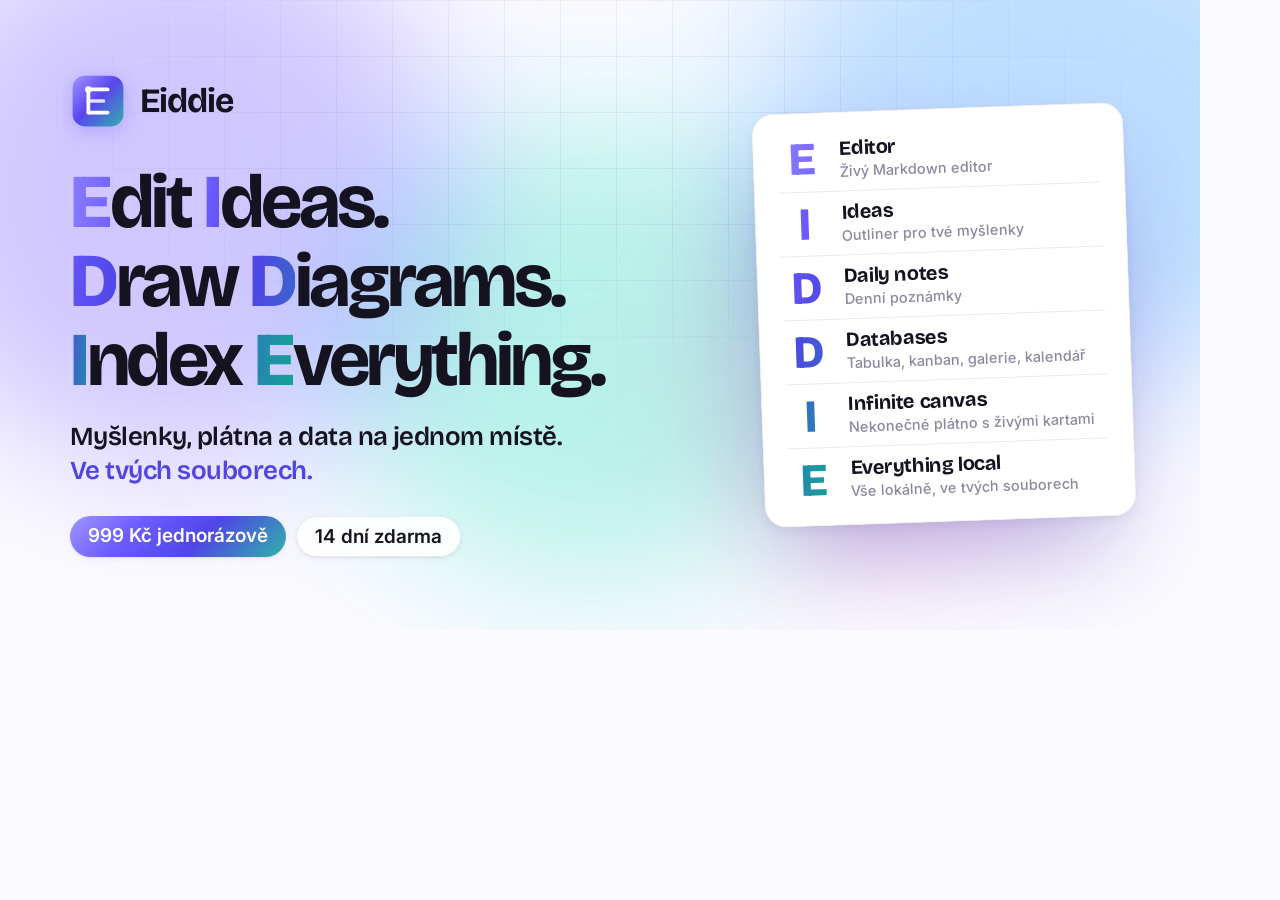
<file: og-template.html>
<!doctype html>
<!-- Source of assets/img/og.png (1200×630 social preview). Re-render: screenshot this page at 1200×630. Not linked from the site. -->
<html lang="cs">
<head>
  <meta charset="utf-8">
  <meta name="robots" content="noindex">
  <link href="https://fonts.googleapis.com/css2?family=Bricolage+Grotesque:opsz,wght@12..96,500..800&family=Inter:wght@400..700&family=Instrument+Serif:ital@1&display=swap" rel="stylesheet">
  <link rel="stylesheet" href="assets/css/style.css">
  <style>
    html, body { width: 1200px; height: 630px; margin: 0; overflow: hidden; }
    .og { position: relative; width: 1200px; height: 630px; overflow: hidden; isolation: isolate; display: grid; grid-template-columns: 1fr 372px; align-items: center; gap: 56px; padding: 0 70px; }
    .og .aurora { inset: -20%; height: auto; }
    .og h1 { font-size: 76px; line-height: 1.04; letter-spacing: -0.045em; margin: 26px 0 20px; }
    .og h1 span { display: block; }
    .og h1 .ini { font-weight: 800; }
    .og p { margin: 0; font: 600 26px/1.3 var(--f-display); letter-spacing: -0.02em; color: var(--ink); max-width: 560px; }
    .og p span { display: block; color: var(--violet-700); }
    .og .brand { font-size: 34px; gap: 14px; }
    .og .brand img { width: 56px; height: 56px; }
    .og .chips2 { display: flex; gap: 10px; margin-top: 28px; }
    .og .chips2 span { padding: 10px 18px; border-radius: 999px; background: rgba(255,255,255,.85); border: 1px solid var(--line); font: 600 19px/1 var(--f-body); color: var(--ink); box-shadow: var(--shadow-1); }
    .og .chips2 span:first-child { background: var(--grad); color: #fff; border: 0; }
    /* The six pillars E·I·D·D·I·E */
    .card { border-radius: 22px; background: #fff; border: 1px solid var(--line); box-shadow: var(--shadow-3); padding: 14px 24px; transform: rotate(-2deg); }
    .card .r { display: grid; grid-template-columns: 48px 1fr; align-items: center; column-gap: 14px; height: 64px; border-top: 1px solid var(--line); }
    .card .r:first-child { border-top: 0; }
    .card .ini { font: 800 46px/1 var(--f-display); letter-spacing: -0.04em; text-align: center; }
    .card b { display: block; font: 700 20px/1.15 var(--f-display); letter-spacing: -0.02em; color: var(--ink); }
    .card small { display: block; margin-top: 3px; font: 500 14.5px/1.25 var(--f-body); color: var(--ink-3); }
  </style>
</head>
<body>
  <div class="og">
    <div class="aurora"><span></span><span></span><span></span><span></span></div>
    <div class="grid-bg"></div>
    <div>
      <div class="brand"><img src="assets/img/logo.svg" alt="">Eiddie</div>
      <h1 class="h1" lang="en">
        <span><b class="ini" style="--i:0">E</b>dit <b class="ini" style="--i:1">I</b>deas.</span>
        <span><b class="ini" style="--i:2">D</b>raw <b class="ini" style="--i:3">D</b>iagrams.</span>
        <span><b class="ini" style="--i:4">I</b>ndex <b class="ini" style="--i:5">E</b>verything.</span>
      </h1>
      <p>Myšlenky, plátna a&nbsp;data na jednom místě. <span>Ve tvých souborech.</span></p>
      <div class="chips2"><span>999 Kč jednorázově</span><span>14 dní zdarma</span></div>
      <!-- og-template.html?pilot → assets/img/og-pilot.png (link preview while config.pilot is on) -->
      <script>if (/[?&]pilot\b/.test(location.search)) document.querySelector('.chips2').innerHTML = '<span>Pilotní verze zdarma</span><span>Windows 10 a&nbsp;11</span>';</script>
    </div>
    <div class="card">
      <div class="r"><span class="ini" style="--i:0">E</span><div><b>Editor</b><small>Živý Markdown editor</small></div></div>
      <div class="r"><span class="ini" style="--i:1">I</span><div><b>Ideas</b><small>Outliner pro tvé myšlenky</small></div></div>
      <div class="r"><span class="ini" style="--i:2">D</span><div><b>Daily notes</b><small>Denní poznámky</small></div></div>
      <div class="r"><span class="ini" style="--i:3">D</span><div><b>Databases</b><small>Tabulka, kanban, galerie, kalendář</small></div></div>
      <div class="r"><span class="ini" style="--i:4">I</span><div><b>Infinite canvas</b><small>Nekonečné plátno s&nbsp;živými kartami</small></div></div>
      <div class="r"><span class="ini" style="--i:5">E</span><div><b>Everything local</b><small>Vše lokálně, ve tvých souborech</small></div></div>
    </div>
  </div>
</body>
</html>
</file>
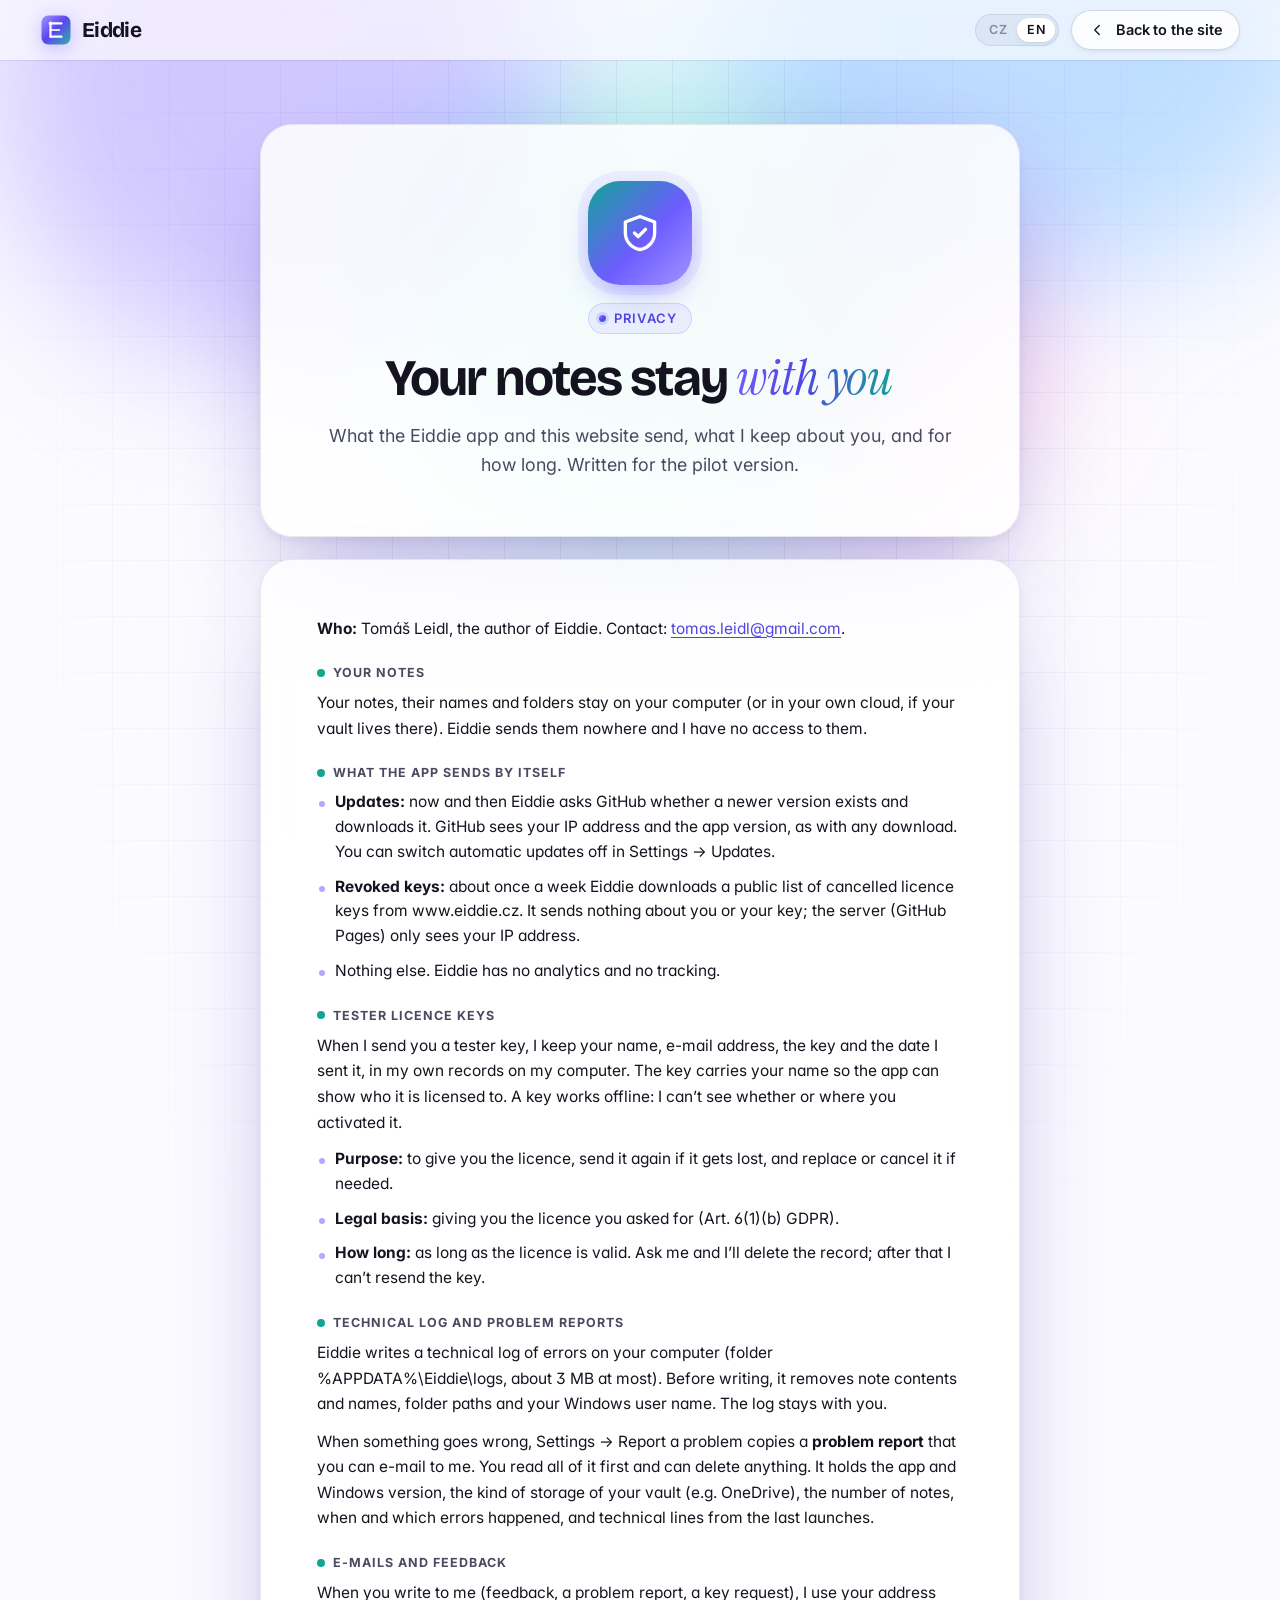
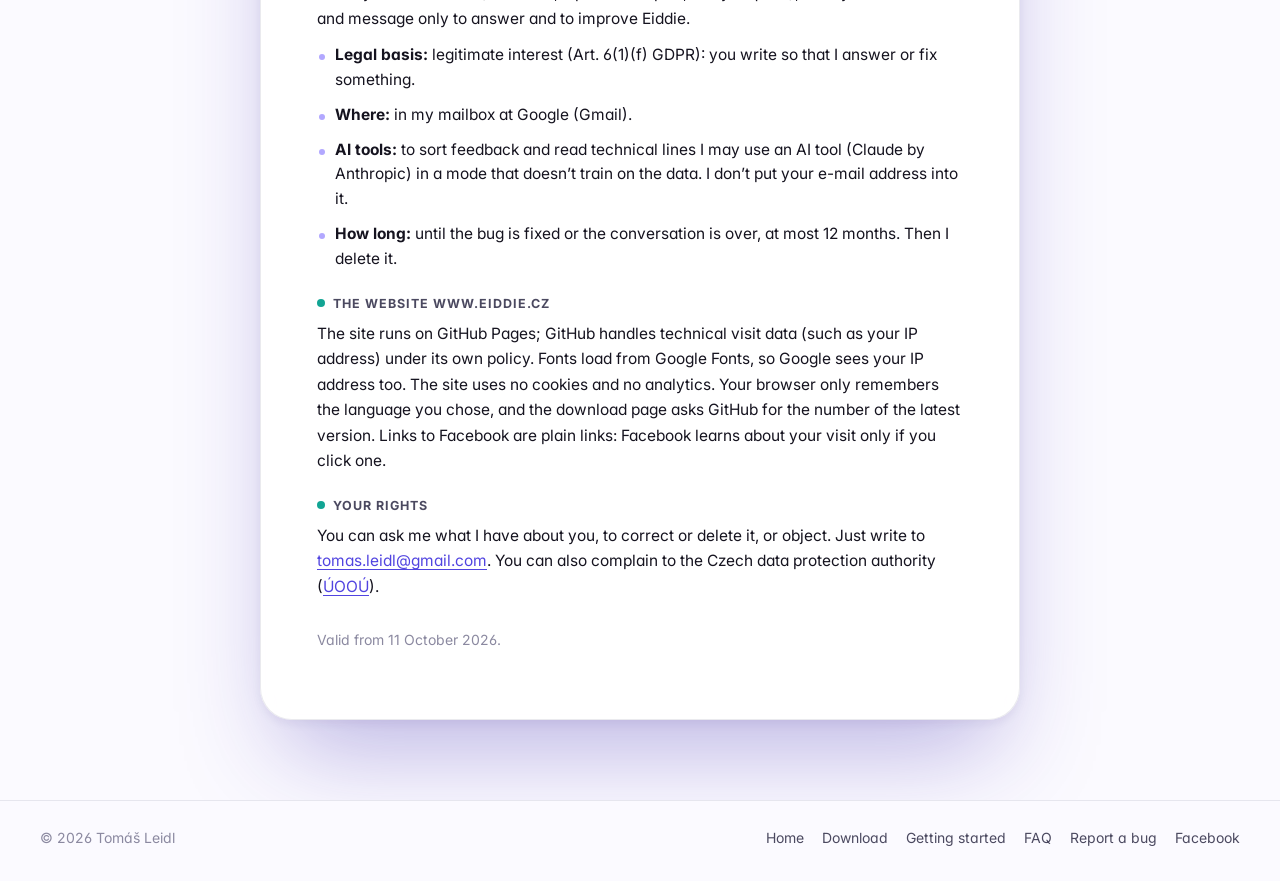
<file: soukromi.html>
<!doctype html>
<html lang="cs">
<head>
  <meta charset="utf-8">
  <meta name="viewport" content="width=device-width, initial-scale=1, viewport-fit=cover">
  <title data-en="Privacy in the Eiddie pilot">Soukromí v pilotu aplikace Eiddie</title>
  <meta name="description" content="Co aplikace Eiddie a web eiddie.cz posílají, co o tobě mám a jak dlouho." data-en-content="What Eiddie and eiddie.cz send, what I keep about you and for how long.">
  <!-- Pilot: keeps the site out of search engines. Remove at the public launch, like in index.html. -->
  <meta name="robots" content="noindex">
  <meta name="theme-color" content="#6c5cff">
  <link rel="canonical" href="https://www.eiddie.cz/soukromi.html">
  <link rel="icon" href="assets/img/logo.svg" type="image/svg+xml">
  <link rel="preconnect" href="https://fonts.googleapis.com">
  <link rel="preconnect" href="https://fonts.gstatic.com" crossorigin>
  <link href="https://fonts.googleapis.com/css2?family=Bricolage+Grotesque:opsz,wght@12..96,500..800&family=Inter:wght@400..700&family=Instrument+Serif:ital@1&family=JetBrains+Mono:wght@400;500&display=swap" rel="stylesheet">
  <link rel="stylesheet" href="assets/css/style.css">
  <!-- Loaded synchronously (tiny): the pilot switch must be known before the first paint -->
  <script src="assets/js/config.js"></script>
  <script>
    (function () {
      var d = document.documentElement, lang = null;
      if ((window.EIDDIE_CONFIG || {}).pilot) d.dataset.pilot = '';
      try { lang = new URLSearchParams(location.search).get('lang') || localStorage.getItem('eiddie-lang'); } catch (e) {}
      if (!lang) lang = /^(cs|sk)/i.test(navigator.language || '') ? 'cs' : 'en';
      d.dataset.lang = lang === 'en' ? 'en' : 'cs';
      if (d.dataset.lang === 'en') { d.classList.add('i18n-pending'); setTimeout(function () { d.classList.remove('i18n-pending'); }, 1500); }
    })();
  </script>
</head>
<body class="subpage">
  <svg width="0" height="0" style="position:absolute" aria-hidden="true">
    <symbol id="i-chev-l" viewBox="0 0 24 24"><path d="m15 6-6 6 6 6"/></symbol>
    <symbol id="i-shield" viewBox="0 0 24 24"><path d="M12 3 4 6v6c0 4.5 3.4 8.3 8 9 4.6-.7 8-4.5 8-9V6z"/><path d="m9 12 2 2 4-4"/></symbol>
    <symbol id="i-mail" viewBox="0 0 24 24"><rect x="3" y="5" width="18" height="14" rx="2"/><path d="m3 7 9 6 9-6"/></symbol>
    <symbol id="i-sparkle" viewBox="0 0 24 24"><path d="M12 3l1.8 5.2L19 10l-5.2 1.8L12 17l-1.8-5.2L5 10l5.2-1.8z"/></symbol>
  </svg>

  <header class="nav is-scrolled">
    <div class="container nav__inner">
      <a class="brand" href="index.html"><img src="assets/img/logo.svg" alt="" width="32" height="32">Eiddie</a>
      <div class="nav__right">
        <div class="lang" role="group" aria-label="Jazyk / Language">
          <button type="button" data-lang-btn="cs" aria-pressed="true">CZ</button>
          <button type="button" data-lang-btn="en" aria-pressed="false">EN</button>
        </div>
        <a class="btn btn--ghost btn--sm" href="index.html"><svg class="ic"><use href="#i-chev-l"/></svg><span data-en="Back to the site">Zpět na web</span></a>
      </div>
    </div>
  </header>

  <!-- Privacy for the pilot (draft: scratch/diagnostics/soukromi-pilot-draft.md). Not legal advice; before the paid
       launch it grows into the full policy (shop, licence, Lemon Squeezy) linked from index.html's Legal column.
       What it says about the app was checked against the code on 2026-10-09: the app talks only to GitHub (updates),
       www.eiddie.cz/licence/revoked.json (weekly, a plain download) and, for a purchased key only, Lemon Squeezy. -->
  <main>
    <div class="aurora" aria-hidden="true"><span></span><span></span><span></span><span></span></div>
    <div class="grid-bg" aria-hidden="true"></div>
    <div class="container">
      <div class="subcard">
        <div class="dl-ring news-ring"><svg class="ic"><use href="#i-shield"/></svg></div>
        <span class="eyebrow" data-en="Privacy">Soukromí</span>
        <h1 class="h2" data-en="Your notes stay <em>with you</em>">Tvoje poznámky zůstávají <em>u tebe</em></h1>
        <p class="lead" data-en="What the Eiddie app and this website send, what I keep about you, and for how long. Written for the pilot version.">Co aplikace Eiddie a&nbsp;tenhle web posílají, co o&nbsp;tobě mám a&nbsp;jak dlouho. Platí pro pilotní verzi.</p>
      </div>

      <div class="subcard news privacy">
        <p data-en="<b>Who:</b> Tomáš Leidl, the author of Eiddie. Contact: <a href=&quot;mailto:tomas.leidl@gmail.com&quot;>tomas.leidl@gmail.com</a>."><b>Kdo:</b> Tomáš Leidl, autor aplikace Eiddie. Kontakt: <a href="mailto:tomas.leidl@gmail.com">tomas.leidl@gmail.com</a>.</p>

        <h2 class="release__group" data-en="Your notes">Tvoje poznámky</h2>
        <p data-en="Your notes, their names and folders stay on your computer (or in your own cloud, if your vault lives there). Eiddie sends them nowhere and I have no access to them.">Poznámky, jejich názvy a&nbsp;složky zůstávají v&nbsp;tvém počítači (nebo ve tvém cloudu, pokud tam složku s&nbsp;poznámkami máš). Eiddie je nikam neposílá a&nbsp;já k&nbsp;nim nemám přístup.</p>

        <h2 class="release__group" data-en="What the app sends by itself">Co aplikace posílá sama</h2>
        <ul class="release__items">
          <li><span data-en="<b>Updates:</b> now and then Eiddie asks GitHub whether a newer version exists and downloads it. GitHub sees your IP address and the app version, as with any download. You can switch automatic updates off in Settings → Updates.">
            <b>Aktualizace:</b> Eiddie se občas zeptá serveru GitHub, jestli existuje novější verze, a&nbsp;případně ji stáhne. GitHub přitom vidí tvoji IP adresu a&nbsp;verzi aplikace, stejně jako u&nbsp;každého stahování. Automatické aktualizace jdou vypnout v&nbsp;Settings → Updates.</span></li>
          <li><span data-en="<b>Revoked keys:</b> about once a week Eiddie downloads a public list of cancelled licence keys from www.eiddie.cz. It sends nothing about you or your key; the server (GitHub Pages) only sees your IP address.">
            <b>Zneplatněné klíče:</b> zhruba jednou týdně si Eiddie stáhne z&nbsp;www.eiddie.cz veřejný seznam zrušených licenčních klíčů. Nic o&nbsp;tobě ani o&nbsp;tvém klíči přitom neposílá, server (GitHub Pages) vidí jen tvoji IP adresu.</span></li>
          <li><span data-en="Nothing else. Eiddie has no analytics and no tracking.">Nic jiného. Eiddie neobsahuje žádnou analytiku ani sledování.</span></li>
        </ul>

        <h2 class="release__group" data-en="Tester licence keys">Licenční klíče pro testery</h2>
        <p data-en="When I send you a tester key, I keep your name, e-mail address, the key and the date I sent it, in my own records on my computer. The key carries your name so the app can show who it is licensed to. A key works offline: I can’t see whether or where you activated it.">Když ti pošlu klíč pro testery, zapíšu si do vlastní evidence v&nbsp;počítači tvoje jméno, e-mail, klíč a&nbsp;datum odeslání. Klíč nese tvoje jméno, aby aplikace ukázala, komu patří. Klíč funguje offline: nevidím, jestli a&nbsp;kde se aktivoval.</p>
        <ul class="release__items">
          <li><span data-en="<b>Purpose:</b> to give you the licence, send it again if it gets lost, and replace or cancel it if needed."><b>Účel:</b> dát ti licenci, poslat ji znovu, když se ztratí, a&nbsp;případně ji vyměnit nebo zrušit.</span></li>
          <li><span data-en="<b>Legal basis:</b> giving you the licence you asked for (Art. 6(1)(b) GDPR)."><b>Právní základ:</b> poskytnutí licence, o&nbsp;kterou žádáš (čl. 6 odst. 1 písm. b GDPR).</span></li>
          <li><span data-en="<b>How long:</b> as long as the licence is valid. Ask me and I’ll delete the record; after that I can’t resend the key."><b>Jak dlouho:</b> dokud licence platí. Když mi napíšeš, záznam smažu; klíč ti pak už nebudu umět poslat znovu.</span></li>
        </ul>

        <h2 class="release__group" data-en="Technical log and problem reports">Technický záznam a&nbsp;hlášení o&nbsp;chybě</h2>
        <p data-en="Eiddie writes a technical log of errors on your computer (folder %APPDATA%\Eiddie\logs, about 3 MB at most). Before writing, it removes note contents and names, folder paths and your Windows user name. The log stays with you.">Eiddie si do tvého počítače zapisuje technický záznam o&nbsp;chybách (složka %APPDATA%\Eiddie\logs, nejvýš asi 3&nbsp;MB). Ještě před zápisem z&nbsp;něj odstraní obsah a&nbsp;názvy poznámek, cesty ke složkám a&nbsp;tvoje jméno ve Windows. Záznam zůstává jen u&nbsp;tebe.</p>
        <p data-en="When something goes wrong, Settings → Report a problem copies a <b>problem report</b> that you can e-mail to me. You read all of it first and can delete anything. It holds the app and Windows version, the kind of storage of your vault (e.g. OneDrive), the number of notes, when and which errors happened, and technical lines from the last launches.">Když něco nefunguje, v&nbsp;Settings → Report a problem si zkopíruješ <b>hlášení o&nbsp;chybě</b> a&nbsp;pošleš mi ho e-mailem. Před odesláním si ho celé přečteš a&nbsp;cokoli z&nbsp;něj můžeš smazat. Obsahuje verzi aplikace a&nbsp;Windows, druh úložiště (třeba OneDrive), počet poznámek, kdy a&nbsp;jaké chyby nastaly a&nbsp;technické řádky z&nbsp;posledních spuštění.</p>

        <h2 class="release__group" data-en="E-mails and feedback">E-maily a&nbsp;zpětná vazba</h2>
        <p data-en="When you write to me (feedback, a problem report, a key request), I use your address and message only to answer and to improve Eiddie.">Když mi napíšeš (zpětnou vazbu, hlášení o&nbsp;chybě, žádost o&nbsp;klíč), použiju tvoji adresu a&nbsp;zprávu jen k&nbsp;odpovědi a&nbsp;ke zlepšení aplikace.</p>
        <ul class="release__items">
          <li><span data-en="<b>Legal basis:</b> legitimate interest (Art. 6(1)(f) GDPR): you write so that I answer or fix something."><b>Právní základ:</b> oprávněný zájem (čl. 6 odst. 1 písm. f GDPR): píšeš mi, abych odpověděl nebo něco opravil.</span></li>
          <li><span data-en="<b>Where:</b> in my mailbox at Google (Gmail)."><b>Kde:</b> v&nbsp;mé e-mailové schránce u&nbsp;Google (Gmail).</span></li>
          <li><span data-en="<b>AI tools:</b> to sort feedback and read technical lines I may use an AI tool (Claude by Anthropic) in a mode that doesn’t train on the data. I don’t put your e-mail address into it."><b>AI nástroje:</b> k&nbsp;třídění zpětné vazby a&nbsp;rozboru technických řádků můžu použít AI nástroj (Claude od Anthropic) v&nbsp;režimu, ve kterém se na datech netrénuje. Tvoji e-mailovou adresu do něj nevkládám.</span></li>
          <li><span data-en="<b>How long:</b> until the bug is fixed or the conversation is over, at most 12 months. Then I delete it."><b>Jak dlouho:</b> do opravy chyby nebo do konce domluvy, nejdéle 12&nbsp;měsíců. Pak e-mail smažu.</span></li>
        </ul>

        <h2 class="release__group" data-en="The website www.eiddie.cz">Web www.eiddie.cz</h2>
        <p data-en="The site runs on GitHub Pages; GitHub handles technical visit data (such as your IP address) under its own policy. Fonts load from Google Fonts, so Google sees your IP address too. The site uses no cookies and no analytics. Your browser only remembers the language you chose, and the download page asks GitHub for the number of the latest version. Links to Facebook are plain links: Facebook learns about your visit only if you click one.">Web běží na GitHub Pages; GitHub jako provozovatel zpracovává technické údaje o&nbsp;návštěvách (třeba IP adresu) podle svých zásad. Písma se načítají z&nbsp;Google Fonts, takže tvoji IP adresu vidí i&nbsp;Google. Web nepoužívá cookies ani analytiku. Prohlížeč si pamatuje jen zvolený jazyk a&nbsp;stránka ke stažení si od GitHubu načítá číslo nejnovější verze. Odkazy na Facebook jsou obyčejné odkazy: Facebook se o&nbsp;tvé návštěvě dozví, až když na některý klikneš.</p>

        <h2 class="release__group" data-en="Your rights">Tvoje práva</h2>
        <p data-en="You can ask me what I have about you, to correct or delete it, or object. Just write to <a href=&quot;mailto:tomas.leidl@gmail.com&quot;>tomas.leidl@gmail.com</a>. You can also complain to the Czech data protection authority (<a href=&quot;https://uoou.gov.cz&quot;>ÚOOÚ</a>).">Můžeš mě požádat, abych ti řekl, co o&nbsp;tobě mám, abych to opravil nebo smazal, nebo vznést námitku. Stačí napsat na <a href="mailto:tomas.leidl@gmail.com">tomas.leidl@gmail.com</a>. Máš také právo podat stížnost u&nbsp;Úřadu pro ochranu osobních údajů (<a href="https://uoou.gov.cz">ÚOOÚ</a>).</p>

        <p class="privacy__date" data-en="Valid from 11 October 2026.">Platí od 11. října 2026.</p>
      </div>
    </div>
  </main>

  <footer class="subfoot">
    <div class="container subfoot__inner">
      <span data-en="© 2026 Tomáš Leidl">© 2026 Tomáš Leidl</span>
      <nav aria-label="Patička" data-en-aria-label="Footer">
        <a href="index.html" data-en="Home">Úvod</a>
        <a href="download.html" data-en="Download">Stáhnout</a>
        <a href="start.html" data-en="Getting started">Začínáme</a>
        <a href="index.html#faq">FAQ</a>
        <a href="mailto:tomas.leidl@gmail.com?subject=Eiddie%3A%20bug" data-cfg-mail="bug" data-en="Report a bug">Nahlásit chybu</a>
        <a href="https://www.facebook.com/profile.php?id=61594936154489" target="_blank" rel="noopener" data-cfg-link="facebook">Facebook</a>
      </nav>
    </div>
  </footer>

  <div class="toast" role="status" aria-live="polite" data-toast><svg class="ic"><use href="#i-sparkle"/></svg><span data-toast-text></span></div>

  <script src="assets/js/main.js" defer></script>
</body>
</html>
</file>
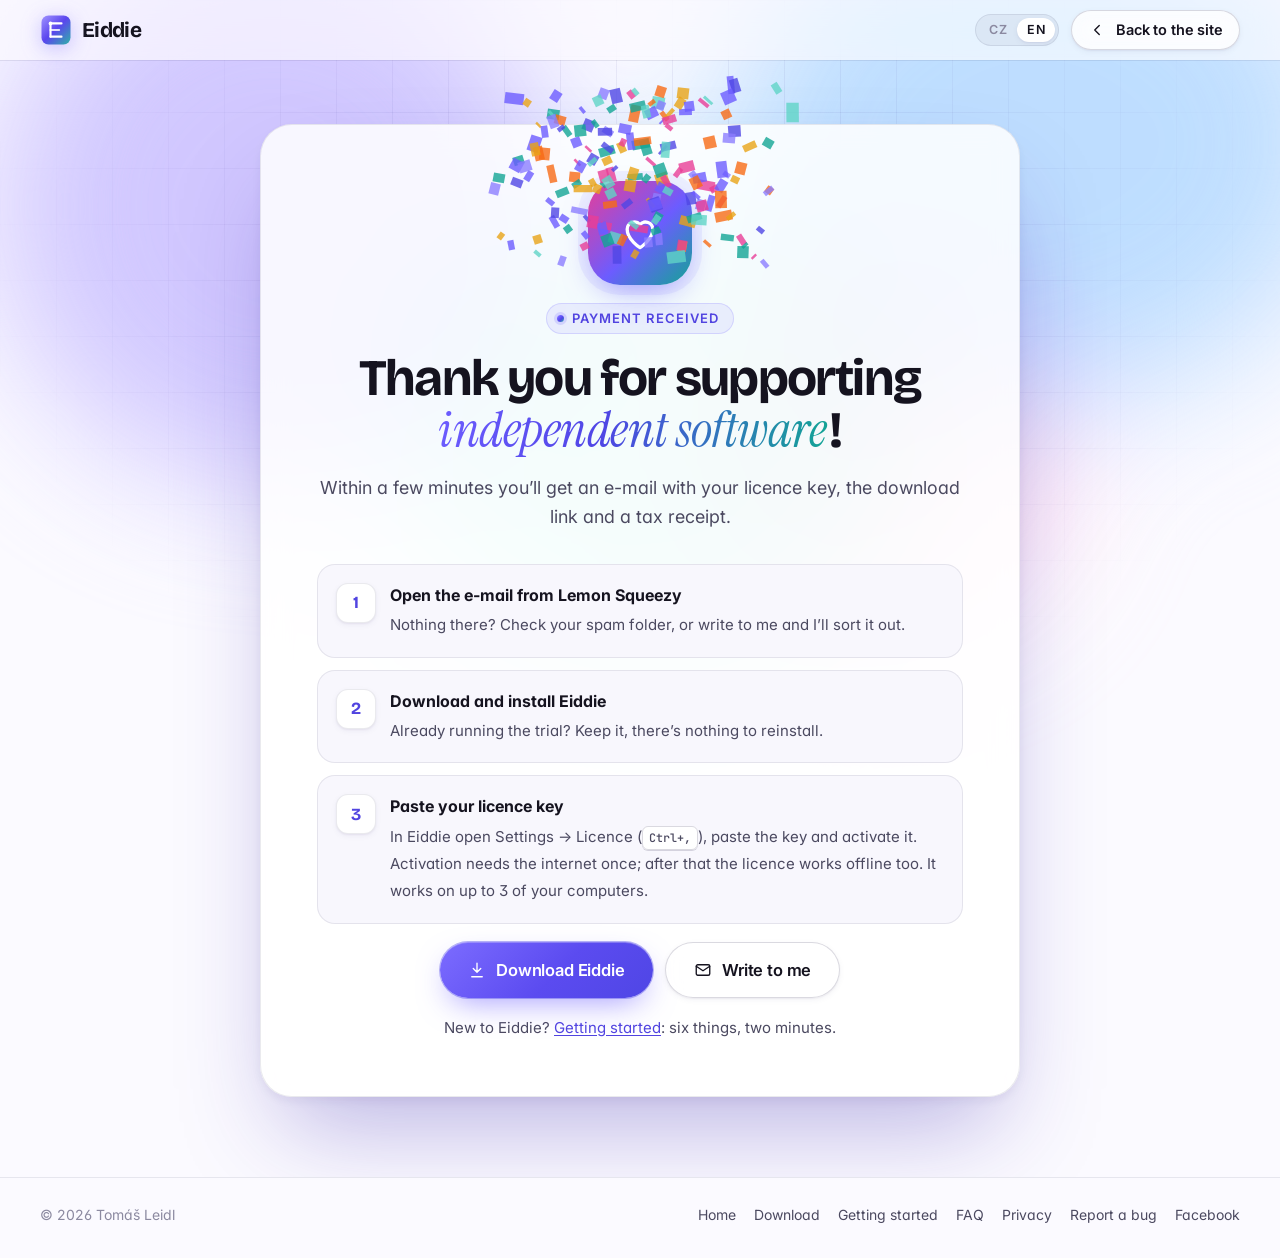
<file: thanks.html>
<!doctype html>
<html lang="cs">
<head>
  <meta charset="utf-8">
  <meta name="viewport" content="width=device-width, initial-scale=1, viewport-fit=cover">
  <title data-en="Thank you: Eiddie">Děkuju: Eiddie</title>
  <meta name="robots" content="noindex">
  <meta name="theme-color" content="#6c5cff">
  <link rel="icon" href="assets/img/logo.svg" type="image/svg+xml">
  <link rel="preconnect" href="https://fonts.googleapis.com">
  <link rel="preconnect" href="https://fonts.gstatic.com" crossorigin>
  <link href="https://fonts.googleapis.com/css2?family=Bricolage+Grotesque:opsz,wght@12..96,500..800&family=Inter:wght@400..700&family=Instrument+Serif:ital@1&family=JetBrains+Mono:wght@400;500&display=swap" rel="stylesheet">
  <link rel="stylesheet" href="assets/css/style.css">
  <script>
    (function () {
      var d = document.documentElement, lang = null;
      try { lang = new URLSearchParams(location.search).get('lang') || localStorage.getItem('eiddie-lang'); } catch (e) {}
      if (!lang) lang = /^(cs|sk)/i.test(navigator.language || '') ? 'cs' : 'en';
      d.dataset.lang = lang === 'en' ? 'en' : 'cs';
      if (d.dataset.lang === 'en') { d.classList.add('i18n-pending'); setTimeout(function () { d.classList.remove('i18n-pending'); }, 1500); }
    })();
  </script>
</head>
<body class="subpage">
  <svg width="0" height="0" style="position:absolute" aria-hidden="true">
    <symbol id="i-download" viewBox="0 0 24 24"><path d="M12 3v12M7 10l5 5 5-5M5 21h14"/></symbol>
    <symbol id="i-heart" viewBox="0 0 24 24"><path d="M12 20s-7-4.4-7-10a4 4 0 0 1 7-2.6A4 4 0 0 1 19 10c0 5.6-7 10-7 10z"/></symbol>
    <symbol id="i-mail" viewBox="0 0 24 24"><rect x="3" y="5" width="18" height="14" rx="2"/><path d="m3 7 9 6 9-6"/></symbol>
    <symbol id="i-copy" viewBox="0 0 24 24"><rect x="8" y="8" width="13" height="13" rx="2"/><path d="M16 8V5a2 2 0 0 0-2-2H5a2 2 0 0 0-2 2v9a2 2 0 0 0 2 2h3"/></symbol>
    <symbol id="i-chev-l" viewBox="0 0 24 24"><path d="m15 6-6 6 6 6"/></symbol>
    <symbol id="i-sparkle" viewBox="0 0 24 24"><path d="M12 3l1.8 5.2L19 10l-5.2 1.8L12 17l-1.8-5.2L5 10l5.2-1.8z"/></symbol>
  </svg>

  <header class="nav is-scrolled">
    <div class="container nav__inner">
      <a class="brand" href="index.html"><img src="assets/img/logo.svg" alt="" width="32" height="32">Eiddie</a>
      <div class="nav__right">
        <div class="lang" role="group" aria-label="Jazyk / Language">
          <button type="button" data-lang-btn="cs" aria-pressed="true">CZ</button>
          <button type="button" data-lang-btn="en" aria-pressed="false">EN</button>
        </div>
        <a class="btn btn--ghost btn--sm" href="index.html"><svg class="ic"><use href="#i-chev-l"/></svg><span data-en="Back to the site">Zpět na web</span></a>
      </div>
    </div>
  </header>

  <!-- data-clear-code: after a purchase main.js forgets the remembered discount code (single-use codes) -->
  <main data-confetti data-clear-code>
    <div class="aurora" aria-hidden="true"><span></span><span></span><span></span><span></span></div>
    <div class="grid-bg" aria-hidden="true"></div>
    <div class="container">
      <div class="subcard">
        <div class="dl-ring" style="background:linear-gradient(135deg,#e93d97,#6c5cff 55%,#12a594)"><svg class="ic" style="animation:none"><use href="#i-heart"/></svg></div>
        <span class="eyebrow" data-en="Payment received">Platba proběhla</span>
        <h1 class="h2" data-en="Thank you for supporting <em>independent software</em>!">Díky, že podporuješ <em>nezávislý software</em>!</h1>
        <p class="lead" data-en="Within a few minutes you’ll get an e-mail with your licence key, the download link and a tax receipt.">Do pár minut ti přijde e-mail s&nbsp;licenčním klíčem, odkazem ke stažení a&nbsp;daňovým dokladem.</p>

        <!-- Step 3 names the app's English interface as it is ("Settings → Licence"), in Czech too. -->
        <ol class="install">
          <li><div><b data-en="Open the e-mail from Lemon Squeezy">Otevři e-mail od Lemon Squeezy</b><span data-en="Nothing there? Check your spam folder, or write to me and I’ll sort it out.">Nic nepřišlo? Mrkni do spamu, nebo mi napiš a&nbsp;vyřešíme to.</span></div></li>
          <li><div><b data-en="Download and install Eiddie">Stáhni a&nbsp;nainstaluj Eiddie</b><span data-en="Already running the trial? Keep it, there’s nothing to reinstall.">Máš už nainstalovaný trial? Nech ho být, nic se nepřeinstalovává.</span></div></li>
          <li><div><b data-en="Paste your licence key">Vlož licenční klíč</b><span data-en="In Eiddie open Settings → Licence (<kbd>Ctrl+,</kbd>), paste the key and activate it. Activation needs the internet once; after that the licence works offline too. It works on up to 3 of your computers.">V&nbsp;aplikaci Eiddie otevři Settings → Licence (<kbd>Ctrl+,</kbd>), vlož klíč a&nbsp;aktivuj ho. Aktivace jednou potřebuje internet, pak licence funguje i&nbsp;offline. Platí až pro 3 tvoje počítače.</span></div></li>
        </ol>

        <div class="btn-row" style="justify-content:center">
          <a class="btn btn--primary btn--lg" href="https://github.com/tomasleidl-cmd/eiddie-web/releases/latest/download/Eiddie-Setup.exe" download data-trial-file><svg class="ic"><use href="#i-download"/></svg><span data-en="Download Eiddie">Stáhnout Eiddie</span></a>
          <a class="btn btn--ghost btn--lg" href="mailto:tomas.leidl@gmail.com" data-cfg-mail="support"><svg class="ic"><use href="#i-mail"/></svg><span data-en="Write to me">Napsat mi</span></a>
        </div>
        <p class="subcard__more" data-en="New to Eiddie? <a href=&quot;start.html&quot;>Getting started</a>: six things, two minutes.">Aplikaci Eiddie teprve poznáváš? <a href="start.html">Začínáme</a>: šest věcí, dvě minuty.</p>
      </div>
    </div>
  </main>

  <footer class="subfoot">
    <div class="container subfoot__inner">
      <span data-en="© 2026 Tomáš Leidl">© 2026 Tomáš Leidl</span>
      <nav aria-label="Patička" data-en-aria-label="Footer">
        <a href="index.html" data-en="Home">Úvod</a>
        <a href="download.html" data-en="Download">Stáhnout</a>
        <a href="start.html" data-en="Getting started">Začínáme</a>
        <a href="index.html#faq">FAQ</a>
        <a href="soukromi.html" data-en="Privacy">Soukromí</a>
        <a href="mailto:tomas.leidl@gmail.com?subject=Eiddie%3A%20bug" data-cfg-mail="bug" data-en="Report a bug">Nahlásit chybu</a>
        <a href="https://www.facebook.com/profile.php?id=61594936154489" target="_blank" rel="noopener" data-cfg-link="facebook">Facebook</a>
      </nav>
    </div>
  </footer>

  <div class="toast" role="status" aria-live="polite" data-toast><svg class="ic"><use href="#i-sparkle"/></svg><span data-toast-text></span></div>

  <script src="assets/js/config.js" defer></script>
  <script src="assets/js/main.js" defer></script>
</body>
</html>
</file>
<file: assets/css/style.css>
/* ==========================================================================
   Eiddie: landing page
   Palette, pill colours and UI font come straight from the app
   (src/renderer/styles/tokens.css), so the mockups look like the real thing.
   ========================================================================== */

:root {
  --bg: #fbfaff;
  --bg-2: #f3f1ff;
  --surface: #ffffff;
  --surface-2: #f8f7fd;
  --ink: #15131f;
  --ink-2: #4b4960;
  --ink-3: #8b89a0;
  --line: rgba(28, 24, 64, 0.09);
  --line-2: rgba(28, 24, 64, 0.16);

  --violet-50: #f4f2ff;
  --violet-100: #ebe5ff;
  --violet-300: #b2a8ff;
  --violet-400: #8b7dff;
  --violet: #6c5cff;
  --violet-600: #5b4bf0;
  --violet-700: #5144e0;
  --indigo: #4f46e5;
  --teal: #12a594;
  --teal-300: #5fd4c6;
  --pink: #e93d97;
  --orange: #f76b15;
  --yellow: #e8a317;
  --green: #2f9e6a;
  --blue: #3b82f6;
  --red: #e5484d;

  --grad: linear-gradient(135deg, #a194ff 0%, #6c5cff 30%, #4f46e5 60%, #2fb3a8 100%);
  --grad-text: linear-gradient(95deg, #6c5cff 0%, #4f46e5 42%, #12a594 100%);
  --grad-soft: linear-gradient(135deg, #f1eeff 0%, #e9ecff 50%, #e2f7f4 100%);

  --shadow-1: 0 1px 2px rgba(30, 20, 90, 0.06), 0 2px 6px rgba(30, 20, 90, 0.05);
  --shadow-2: 0 2px 4px rgba(30, 20, 90, 0.05), 0 14px 34px -8px rgba(40, 25, 120, 0.16);
  --shadow-3: 0 4px 10px rgba(30, 20, 90, 0.06), 0 50px 100px -24px rgba(55, 35, 170, 0.34);
  --glow: 0 12px 32px -10px rgba(108, 92, 255, 0.65);

  --r-sm: 10px;
  --r: 16px;
  --r-lg: 24px;
  --r-xl: 32px;

  --f-display: "Bricolage Grotesque", "Inter", system-ui, sans-serif;
  --f-body: "Inter", "Segoe UI Variable Text", "Segoe UI", system-ui, -apple-system, sans-serif;
  --f-serif: "Instrument Serif", Georgia, serif;
  --f-mono: "JetBrains Mono", "Cascadia Code", Consolas, monospace;

  --container: 1200px;
  --gutter: clamp(16px, 4vw, 32px);
  --nav-h: 68px;
  --ease: cubic-bezier(0.2, 0.7, 0.2, 1);

  /* App option/tag colours (light) */
  --c-gray-bg: #ececf0;   --c-gray-fg: #4a4a55;
  --c-red-bg: #ffe1e1;    --c-red-fg: #b4232c;
  --c-orange-bg: #ffe8d6; --c-orange-fg: #b54708;
  --c-yellow-bg: #fff3c4; --c-yellow-fg: #8a6100;
  --c-green-bg: #dcf5e6;  --c-green-fg: #1b7a4b;
  --c-teal-bg: #d5f3f1;   --c-teal-fg: #0b6e69;
  --c-blue-bg: #dde9ff;   --c-blue-fg: #1d4ed8;
  --c-purple-bg: #ebe5ff; --c-purple-fg: #5b3fd6;
  --c-pink-bg: #ffe0f0;   --c-pink-fg: #b4237a;
}

/* Dark bands (and the app's own dark theme inside them) */
.on-dark {
  --bg: #0c0b14;
  --surface: #17161f;
  --surface-2: #1c1b25;
  --ink: #f2f1f8;
  --ink-2: #b4b2c6;
  --ink-3: #7c7a90;
  --line: rgba(255, 255, 255, 0.08);
  --line-2: rgba(255, 255, 255, 0.14);
  --c-gray-bg: #2c2c35;   --c-gray-fg: #c4c4cf;
  --c-red-bg: #3d1d22;    --c-red-fg: #ff9a9e;
  --c-orange-bg: #3d2817; --c-orange-fg: #ffb380;
  --c-yellow-bg: #3a3014; --c-yellow-fg: #f5d36b;
  --c-green-bg: #173326;  --c-green-fg: #7ee0aa;
  --c-teal-bg: #12322f;   --c-teal-fg: #6fe0d4;
  --c-blue-bg: #18284a;   --c-blue-fg: #93b6ff;
  --c-purple-bg: #2a2150; --c-purple-fg: #c2b4ff;
  --c-pink-bg: #3d1a2f;   --c-pink-fg: #ff9fd0;
  background: var(--bg);
  color: var(--ink);
}

/* ---------- Base ---------- */
*, *::before, *::after { box-sizing: border-box; }
html { -webkit-text-size-adjust: 100%; scroll-padding-top: calc(var(--nav-h) + 16px); }
html:not(.lenis) { scroll-behavior: smooth; }
html.lenis, html.lenis body { height: auto; }
.lenis.lenis-smooth { scroll-behavior: auto !important; }
.lenis.lenis-stopped { overflow: hidden; }
body {
  margin: 0;
  background: var(--bg);
  color: var(--ink);
  font: 400 17px/1.6 var(--f-body);
  font-feature-settings: "cv11", "ss01";
  -webkit-font-smoothing: antialiased;
  -moz-osx-font-smoothing: grayscale;
  overflow-x: clip;
  text-rendering: optimizeLegibility;
}
html.i18n-pending body { visibility: hidden; }
img, svg { display: block; max-width: 100%; }
a { color: inherit; text-decoration: none; }
button, input, select, textarea { font: inherit; color: inherit; }
button { cursor: pointer; background: none; border: 0; padding: 0; }
::selection { background: rgba(108, 92, 255, 0.22); }
:focus-visible { outline: 2px solid var(--violet); outline-offset: 3px; border-radius: 6px; }
kbd {
  font: 500 0.78em/1 var(--f-mono);
  padding: 0.28em 0.5em;
  border-radius: 6px;
  background: var(--surface);
  border: 1px solid var(--line-2);
  box-shadow: 0 1px 0 var(--line-2);
  color: var(--ink-2);
  white-space: nowrap;
}
.ic {
  width: 1em; height: 1em; flex: none;
  fill: none; stroke: currentColor; stroke-width: 1.8;
  stroke-linecap: round; stroke-linejoin: round;
}
.sr-only { position: absolute; width: 1px; height: 1px; overflow: hidden; clip: rect(0 0 0 0); white-space: nowrap; }
.skip { position: absolute; left: 16px; top: -60px; z-index: 200; padding: 10px 16px; border-radius: 10px; background: var(--ink); color: #fff; }
.skip:focus { top: 12px; }

.container { width: 100%; max-width: calc(var(--container) + var(--gutter) * 2); margin-inline: auto; padding-inline: var(--gutter); }
.section { position: relative; padding-block: clamp(88px, 12vw, 160px); }
.section--tight { padding-block: clamp(64px, 8vw, 110px); }

/* ---------- Type ---------- */
.eyebrow {
  display: inline-flex; align-items: center; gap: 8px;
  font: 600 13px/1 var(--f-body);
  letter-spacing: 0.08em; text-transform: uppercase;
  color: var(--violet-700);
  padding: 8px 14px 8px 10px;
  border-radius: 999px;
  background: color-mix(in srgb, var(--violet) 9%, transparent);
  border: 1px solid color-mix(in srgb, var(--violet) 18%, transparent);
}
.eyebrow::before { content: ""; width: 7px; height: 7px; border-radius: 50%; background: var(--grad); box-shadow: 0 0 0 3px color-mix(in srgb, var(--violet) 18%, transparent); }
.on-dark .eyebrow { color: var(--violet-300); background: rgba(139, 125, 255, 0.1); border-color: rgba(139, 125, 255, 0.24); }

h1, h2, h3, h4 { margin: 0; font-family: var(--f-display); color: var(--ink); font-weight: 700; letter-spacing: -0.035em; }
.h1 { font-size: clamp(2.9rem, 7vw, 6rem); line-height: 0.98; font-weight: 700; }
.h2 { font-size: clamp(2.25rem, 4.8vw, 4rem); line-height: 1.02; text-wrap: balance; }
.h3 { font-size: clamp(1.35rem, 2vw, 1.6rem); line-height: 1.2; letter-spacing: -0.02em; }
.h1 em, .h2 em, .h3 em, .em {
  font-family: var(--f-serif);
  font-style: italic;
  font-weight: 400;
  letter-spacing: -0.01em;
  padding-right: 0.06em;
  background: var(--grad-text);
  -webkit-background-clip: text; background-clip: text;
  -webkit-text-fill-color: transparent; color: transparent;
}
.on-dark .h1 em, .on-dark .h2 em, .on-dark .h3 em, .on-dark .em { background-image: linear-gradient(95deg, #b2a8ff 0%, #8b7dff 40%, #5fd4c6 100%); }
.lead { font-size: clamp(1.05rem, 1.4vw, 1.25rem); line-height: 1.6; color: var(--ink-2); max-width: 640px; margin: 0; }
.muted { color: var(--ink-3); }
.section-head { display: grid; gap: 22px; justify-items: center; text-align: center; margin-bottom: clamp(48px, 6vw, 80px); }
.section-head .lead { margin-inline: auto; }
.section-head--left { justify-items: start; text-align: left; }
.section-head--left .lead { margin-inline: 0; }

/* Word-split headings: every word rises out of its own mask */
.w { display: inline-block; overflow: clip; vertical-align: top; padding: 0.12em 0 0.14em; margin: -0.12em 0 -0.14em; }
.wi { display: inline-block; will-change: transform; }
.js-anim .is-split .wp { opacity: 0; transition: opacity 0.6s 0.45s; }
.js-anim .is-split.is-shown .wp { opacity: 1; }
.nb { white-space: nowrap; } /* last word + punctuation after an <em>, see splitWords() */
.is-split em, .is-split .em { background: none !important; padding-right: 0; }
.is-split em .wi, .is-split .em .wi {
  padding-right: 0.07em;
  background: var(--grad-text);
  -webkit-background-clip: text; background-clip: text;
  -webkit-text-fill-color: transparent; color: transparent;
}
.on-dark .is-split em .wi, .on-dark .is-split .em .wi { background-image: linear-gradient(95deg, #b2a8ff 0%, #8b7dff 40%, #5fd4c6 100%); }
.final .is-split em .wi { background-image: linear-gradient(95deg, #d6d0ff, #8b7dff 50%, #7ee0d4); }

/* Hero starts hidden only while JS runs; a CSS fallback shows it after 3 s no matter what */
.js [data-hero-in], .js [data-hero-visual], .js [data-hero-title] { opacity: 0; animation: show-fallback 0.01s 3s forwards; }
@keyframes show-fallback { to { opacity: 1; } }

/* ---------- Buttons ---------- */
.btn {
  --h: 48px;
  position: relative; isolation: isolate;
  display: inline-flex; align-items: center; justify-content: center; gap: 10px;
  height: var(--h); padding: 0 22px;
  border-radius: 999px;
  font: 600 15.5px/1 var(--f-body);
  letter-spacing: -0.01em;
  white-space: nowrap;
  transition: transform 0.35s var(--ease), box-shadow 0.35s var(--ease), background-color 0.25s, color 0.25s, border-color 0.25s;
  will-change: transform;
}
.btn .ic { font-size: 18px; transition: transform 0.35s var(--ease); }
.btn:hover .ic--arrow { transform: translateX(3px); }
.btn--lg { --h: 56px; padding: 0 28px; font-size: 16.5px; }
.btn--sm { --h: 40px; padding: 0 16px; font-size: 14.5px; }
.btn--primary {
  color: #fff;
  background: linear-gradient(135deg, #7c6cff, #5b4bf0 55%, #4f46e5);
  box-shadow: inset 0 1px 0 rgba(255, 255, 255, 0.25), 0 0 0 1px rgba(79, 70, 229, 0.4), var(--glow);
  overflow: hidden;
}
.btn--primary::before {
  content: ""; position: absolute; inset: 0; z-index: -1;
  background: linear-gradient(120deg, transparent 20%, rgba(255, 255, 255, 0.35) 50%, transparent 80%);
  transform: translateX(-120%);
  transition: transform 0.8s var(--ease);
}
.btn--primary:hover { transform: translateY(-2px); box-shadow: inset 0 1px 0 rgba(255, 255, 255, 0.25), 0 0 0 1px rgba(79, 70, 229, 0.4), 0 18px 40px -10px rgba(108, 92, 255, 0.75); }
.btn--primary:hover::before { transform: translateX(120%); }
.btn--ghost {
  color: var(--ink);
  background: rgba(255, 255, 255, 0.7);
  border: 1px solid var(--line-2);
  box-shadow: var(--shadow-1);
  backdrop-filter: blur(10px);
}
.btn--ghost:hover { transform: translateY(-2px); border-color: color-mix(in srgb, var(--violet) 40%, transparent); box-shadow: var(--shadow-2); }
.on-dark .btn--ghost { color: var(--ink); background: rgba(255, 255, 255, 0.06); border-color: rgba(255, 255, 255, 0.16); }
.on-dark .btn--ghost:hover { background: rgba(255, 255, 255, 0.1); border-color: rgba(178, 168, 255, 0.5); }
.btn--white { color: var(--violet-700); background: #fff; box-shadow: 0 10px 30px -10px rgba(0, 0, 0, 0.4); }
.btn--white:hover { transform: translateY(-2px); box-shadow: 0 20px 40px -12px rgba(0, 0, 0, 0.45); }
.btn-row { display: flex; flex-wrap: wrap; gap: 12px; align-items: center; }
.btn-price { padding-left: 10px; margin-left: 2px; border-left: 1px solid currentColor; opacity: 0.9; font-weight: 500; border-color: color-mix(in srgb, currentColor 35%, transparent); }

/* ---------- Pills (from the app) ---------- */
.pill {
  display: inline-flex; align-items: center; gap: 4px;
  height: 22px; padding: 0 8px;
  border-radius: 6px;
  font: 600 12px/1 var(--f-body);
  white-space: nowrap;
  background: var(--c-gray-bg); color: var(--c-gray-fg);
}
.pill--blue { background: var(--c-blue-bg); color: var(--c-blue-fg); }
.pill--purple { background: var(--c-purple-bg); color: var(--c-purple-fg); }
.pill--green { background: var(--c-green-bg); color: var(--c-green-fg); }
.pill--red { background: var(--c-red-bg); color: var(--c-red-fg); }
.pill--yellow { background: var(--c-yellow-bg); color: var(--c-yellow-fg); }
.pill--orange { background: var(--c-orange-bg); color: var(--c-orange-fg); }
.pill--teal { background: var(--c-teal-bg); color: var(--c-teal-fg); }
.pill--pink { background: var(--c-pink-bg); color: var(--c-pink-fg); }
.pill--gray { background: var(--c-gray-bg); color: var(--c-gray-fg); }

/* ---------- Scroll progress ---------- */
.progress { position: fixed; inset: 0 0 auto 0; height: 3px; z-index: 120; background: var(--grad); transform-origin: 0 50%; transform: scaleX(0); pointer-events: none; }

/* ---------- Nav ---------- */
.nav {
  position: fixed; inset: 0 0 auto 0; z-index: 100;
  height: var(--nav-h);
  display: flex; align-items: center;
  transition: background-color 0.4s, box-shadow 0.4s, backdrop-filter 0.4s, height 0.4s var(--ease);
}
.nav.is-scrolled {
  --nav-h: 60px;
  background: rgba(251, 250, 255, 0.72);
  backdrop-filter: saturate(1.6) blur(18px);
  -webkit-backdrop-filter: saturate(1.6) blur(18px);
  box-shadow: 0 1px 0 var(--line);
}
.nav__inner { display: flex; align-items: center; gap: 28px; }
.brand { display: inline-flex; align-items: center; gap: 10px; font: 700 21px/1 var(--f-display); letter-spacing: -0.03em; }
.brand img { width: 32px; height: 32px; filter: drop-shadow(0 4px 10px rgba(108, 92, 255, 0.35)); }
.nav__links { display: flex; gap: 4px; margin-left: 12px; }
.nav__links a { padding: 8px 12px; white-space: nowrap; border-radius: 999px; font-size: 15px; font-weight: 500; color: var(--ink-2); transition: color 0.2s, background-color 0.2s; }
.nav__links a:hover { color: var(--ink); background: rgba(108, 92, 255, 0.08); }
.nav__right { margin-left: auto; display: flex; align-items: center; gap: 12px; }
.lang { display: inline-flex; padding: 3px; border-radius: 999px; background: rgba(28, 24, 64, 0.05); border: 1px solid var(--line); }
.lang button { padding: 6px 10px; border-radius: 999px; font: 600 12.5px/1 var(--f-body); letter-spacing: 0.04em; color: var(--ink-3); transition: color 0.2s, background-color 0.25s, box-shadow 0.25s; }
.lang button[aria-pressed="true"] { background: #fff; color: var(--ink); box-shadow: var(--shadow-1); }
.nav__burger { display: none; width: 44px; height: 44px; border-radius: 12px; align-items: center; justify-content: center; font-size: 22px; }
.drawer {
  position: fixed; inset: 0; z-index: 99;
  padding: calc(var(--nav-h) + 24px) var(--gutter) 32px;
  background: rgba(251, 250, 255, 0.96);
  backdrop-filter: blur(20px);
  display: flex; flex-direction: column; gap: 6px;
  /* Too many links for a short phone: the drawer scrolls (index.html gives it data-lenis-prevent, because Lenis is
     stopped while it is open) and the CTA keeps its height (.btn--primary's overflow: hidden would let it shrink to 0). */
  overflow-y: auto; overscroll-behavior: contain;
  opacity: 0; visibility: hidden; transform: translateY(-8px);
  transition: opacity 0.3s, transform 0.4s var(--ease), visibility 0.3s;
}
.drawer.is-open { opacity: 1; visibility: visible; transform: none; }
.drawer a:not(.btn) { font: 600 28px/1.25 var(--f-display); letter-spacing: -0.03em; padding: 10px 0; border-bottom: 1px solid var(--line); }
.drawer .btn { margin-top: 20px; flex: none; }
@media (max-height: 720px) { .drawer a:not(.btn) { font-size: 22px; padding: 7px 0; } }

/* ---------- Hero ---------- */
.hero { position: relative; padding-top: calc(var(--nav-h) + clamp(48px, 7vw, 96px)); padding-bottom: clamp(40px, 6vw, 80px); overflow: clip; isolation: isolate; }
.aurora { position: absolute; inset: -10% -10% auto -10%; height: 1100px; z-index: -2; pointer-events: none; filter: blur(70px) saturate(1.2); opacity: 0.85; }
.aurora span { position: absolute; border-radius: 50%; mix-blend-mode: multiply; animation: drift 22s ease-in-out infinite alternate; }
.aurora span:nth-child(1) { width: 560px; height: 560px; left: 8%; top: 4%; background: #c9c0ff; }
.aurora span:nth-child(2) { width: 620px; height: 520px; right: 4%; top: 0; background: #b9d8ff; animation-duration: 26s; animation-delay: -6s; }
.aurora span:nth-child(3) { width: 520px; height: 460px; left: 34%; top: 28%; background: #b6efe6; animation-duration: 30s; animation-delay: -12s; }
.aurora span:nth-child(4) { width: 380px; height: 380px; right: 22%; top: 34%; background: #ffd1ea; opacity: 0.7; animation-duration: 24s; animation-delay: -3s; }
@keyframes drift {
  0% { transform: translate3d(0, 0, 0) scale(1); }
  50% { transform: translate3d(60px, 40px, 0) scale(1.08); }
  100% { transform: translate3d(-40px, 70px, 0) scale(0.96); }
}
.grid-bg {
  position: absolute; inset: 0; z-index: -1; pointer-events: none;
  background-image:
    linear-gradient(to right, rgba(60, 50, 140, 0.07) 1px, transparent 1px),
    linear-gradient(to bottom, rgba(60, 50, 140, 0.07) 1px, transparent 1px);
  background-size: 56px 56px;
  mask-image: radial-gradient(ellipse 70% 55% at 50% 22%, #000 30%, transparent 75%);
  -webkit-mask-image: radial-gradient(ellipse 70% 55% at 50% 22%, #000 30%, transparent 75%);
}
.grain {
  position: absolute; inset: 0; z-index: -1; pointer-events: none; opacity: 0.35; mix-blend-mode: soft-light;
  background-image: url("data:image/svg+xml,%3Csvg xmlns='http://www.w3.org/2000/svg' width='160' height='160'%3E%3Cfilter id='n'%3E%3CfeTurbulence type='fractalNoise' baseFrequency='.9' numOctaves='3' stitchTiles='stitch'/%3E%3C/filter%3E%3Crect width='100%25' height='100%25' filter='url(%23n)' opacity='.55'/%3E%3C/svg%3E");
}
.hero__copy { display: grid; justify-items: center; text-align: center; gap: 26px; }
.badge {
  display: inline-flex; align-items: center; gap: 10px;
  padding: 6px 14px 6px 6px; border-radius: 999px;
  background: rgba(255, 255, 255, 0.75);
  border: 1px solid var(--line);
  box-shadow: var(--shadow-1);
  font-size: 14px; font-weight: 500; color: var(--ink-2);
  backdrop-filter: blur(8px);
}
.badge b { padding: 5px 10px; border-radius: 999px; background: var(--grad); color: #fff; font-size: 12px; font-weight: 700; letter-spacing: 0.03em; text-transform: uppercase; }
.badge .ic { color: var(--violet); }
.hero h1 { max-width: 12ch; text-wrap: balance; word-spacing: 0.04em; }
.hero .lead { max-width: 680px; text-wrap: balance; }

/* Slogan initials E·I·D·D·I·E: six slices of one gradient (--i = 0…5), so the letters read as one stroke of colour */
.ini {
  background: linear-gradient(95deg, #8b7dff 0%, #6c5cff 24%, #4f46e5 52%, #12a594 100%);
  background-size: 600% 100%;
  background-position: calc(var(--i, 0) * 20%) 0;
  -webkit-background-clip: text; background-clip: text;
  -webkit-text-fill-color: transparent; color: transparent;
}
.hero h1.slogan { max-width: none; font-size: clamp(2.3rem, 6.4vw, 5.6rem); line-height: 1.02; letter-spacing: -0.04em; word-spacing: 0.02em; }
.slogan__line { display: block; }
.slogan .ini { font-weight: 800; }
.hero__sub { margin: -4px 0 0; max-width: 760px; font: 600 clamp(1.2rem, 2.1vw, 1.65rem)/1.3 var(--f-display); letter-spacing: -0.02em; color: var(--ink); text-wrap: balance; }
.hero__sub span { color: var(--violet-700); }
.hero__ctas { justify-content: center; margin-top: 6px; }
.trust { display: flex; flex-wrap: wrap; justify-content: center; gap: 10px 26px; padding: 0; margin: 4px 0 0; list-style: none; font-size: 14.5px; color: var(--ink-2); font-weight: 500; }
.trust li { display: inline-flex; align-items: center; gap: 8px; }
.trust .ic { color: var(--teal); font-size: 17px; stroke-width: 2.2; }
/* Under the download button: platform, no account, demo notes · link to the illustrated first steps (start.html) */
.hero__meta { display: flex; flex-wrap: wrap; justify-content: center; align-items: center; gap: 6px 0; margin: -12px 0 0; font-size: 14px; color: var(--ink-2); }
.hero__meta > span { display: inline-flex; align-items: center; gap: 7px; }
.hero__meta > span + span::before { content: "·"; content: "·" / ""; margin: 0 2px 0 9px; color: var(--ink-3); }
.hero__meta .ic { font-size: 16px; color: var(--ink-3); }
.hero__meta a { display: inline-flex; align-items: center; gap: 6px; margin-left: 18px; font-weight: 600; color: var(--violet-700); text-decoration: underline; text-decoration-thickness: 1px; text-underline-offset: 3px; }
.hero__meta a .ic { color: currentColor; font-size: 15px; transition: transform 0.2s; }
.hero__meta a:hover .ic { transform: translateX(3px); }
@media (max-width: 719px) {
  .hero__meta a { flex-basis: 100%; justify-content: center; margin-left: 0; }
}
@media (max-width: 460px) {
  .hero__meta > span:nth-child(3) { flex-basis: 100%; justify-content: center; }
  .hero__meta > span:nth-child(3)::before { content: none; }
}

.hero__visual { position: relative; margin-top: clamp(56px, 7vw, 88px); perspective: 1800px; }
.hero__tilt { transform-origin: 50% 0; transform-style: preserve-3d; will-change: transform; }
.hero__glow { position: absolute; inset: 8% 6% -6%; z-index: -1; border-radius: 40px; background: var(--grad); filter: blur(80px); opacity: 0.35; }

/* ---------- App mockup (light, mirrors the real UI) ---------- */
.app {
  --a-bg: #fff; --a-side: #f5f5f7; --a-line: #e7e7ec; --a-text: #1c1c22; --a-muted: #63636f; --a-faint: #9a9aa6; --a-hover: rgba(20, 20, 40, 0.045); --a-active: rgba(108, 92, 255, 0.10);
  position: relative;
  border-radius: 18px;
  background: var(--a-bg);
  border: 1px solid rgba(28, 24, 64, 0.1);
  box-shadow: var(--shadow-3), 0 0 0 8px rgba(255, 255, 255, 0.5);
  overflow: hidden;
  font: 400 13.5px/1.45 var(--f-body);
  color: var(--a-text);
  text-align: left;
  user-select: none;
}
.app__top { height: 42px; display: flex; align-items: center; gap: 10px; padding: 0 0 0 14px; border-bottom: 1px solid var(--a-line); background: #fafafc; color: var(--a-muted); }
.app__top .ic { font-size: 16px; }
.app__search { display: flex; align-items: center; gap: 8px; width: 330px; max-width: 40%; height: 28px; padding: 0 6px 0 10px; border-radius: 8px; border: 1px solid var(--a-line); background: #fff; color: var(--a-faint); font-size: 12.5px; margin-left: 8px; }
.app__search kbd { margin-left: auto; font-size: 10.5px; padding: 3px 6px; box-shadow: none; }
.app__title { margin-left: auto; font-size: 12px; color: var(--a-faint); }
.app__win { display: flex; height: 100%; }
.app__win i { width: 46px; display: grid; place-items: center; }
.app__win i::before { content: ""; width: 10px; height: 10px; }
.app__win i:nth-child(1)::before { height: 1px; background: var(--a-muted); }
.app__win i:nth-child(2)::before { border: 1px solid var(--a-muted); }
.app__win i:nth-child(3)::before { background: linear-gradient(45deg, transparent 46%, var(--a-muted) 46%, var(--a-muted) 54%, transparent 54%), linear-gradient(-45deg, transparent 46%, var(--a-muted) 46%, var(--a-muted) 54%, transparent 54%); }
.app__body { display: grid; grid-template-columns: 232px 1fr; min-height: 560px; }
.app__side { background: var(--a-side); border-right: 1px solid var(--a-line); padding: 12px 10px; display: flex; flex-direction: column; gap: 2px; }
.app__vault { display: flex; align-items: center; gap: 10px; padding: 6px 8px 12px; font-weight: 600; font-size: 14px; }
.app__vault-logo { width: 24px; height: 24px; flex: none; }
.app__vault .ic { margin-left: auto; color: var(--a-faint); }
.app__side ul { list-style: none; margin: 0; padding: 0; display: grid; gap: 1px; }
.app__side li { display: flex; align-items: center; gap: 9px; height: 29px; padding: 0 8px; border-radius: 7px; color: #3a3a44; font-size: 13px; }
.app__side li .ic { font-size: 15px; color: var(--a-muted); }
.app__side li kbd { margin-left: auto; border: 0; background: none; box-shadow: none; padding: 0; color: var(--a-faint); font: 400 11px/1 var(--f-body); }
.app__side li span.n { margin-left: auto; font-size: 11px; color: var(--a-faint); }
.app__side li.is-active { background: var(--a-active); }
.app__label { margin: 14px 8px 4px; font-size: 10.5px; font-weight: 600; letter-spacing: 0.08em; text-transform: uppercase; color: var(--a-faint); }
.app__side .hash { width: 18px; height: 18px; border-radius: 5px; display: grid; place-items: center; font: 700 11px/1 var(--f-body); }
.hash--blue { background: var(--c-blue-bg); color: var(--c-blue-fg); }
.hash--orange { background: var(--c-orange-bg); color: var(--c-orange-fg); }
.hash--green { background: var(--c-green-bg); color: var(--c-green-fg); }
.hash--purple { background: var(--c-purple-bg); color: var(--c-purple-fg); }
.hash--pink { background: var(--c-pink-bg); color: var(--c-pink-fg); }
.hash--yellow { background: var(--c-yellow-bg); color: var(--c-yellow-fg); }
.app__main { padding: 26px clamp(20px, 5vw, 64px) 32px; min-width: 0; }
.app__crumbs { display: flex; align-items: center; justify-content: space-between; color: var(--a-faint); font-size: 12px; }
.app__seg { display: inline-flex; padding: 3px; border-radius: 8px; background: #f2f2f5; gap: 2px; }
.app__seg span { display: inline-flex; align-items: center; gap: 6px; padding: 4px 10px; border-radius: 6px; color: var(--a-muted); font-size: 12px; }
.app__seg span.is-on { background: #fff; color: var(--a-text); box-shadow: 0 1px 2px rgba(16, 16, 32, 0.08); }
.app__h { margin: 14px 0 10px; font: 700 32px/1.1 var(--f-body); letter-spacing: -0.025em; color: var(--a-text); }
.app__tagrow { display: flex; align-items: center; gap: 10px; color: var(--a-faint); font-size: 12px; }
.app__props { margin: 14px 0 18px; display: grid; gap: 2px; padding-bottom: 16px; border-bottom: 1px solid var(--a-line); max-width: 560px; }
.app__props > div { display: grid; grid-template-columns: 130px 1fr; align-items: center; height: 30px; }
.app__props .k { display: inline-flex; align-items: center; gap: 7px; color: var(--a-muted); font-weight: 500; font-size: 13px; }
.app__props .k .ic { font-size: 14px; color: var(--a-faint); }
.app__link { color: #4f46e5; text-decoration: underline; text-decoration-color: rgba(79, 70, 229, 0.35); text-underline-offset: 3px; }

.ol, .ol ul { list-style: none; margin: 0; padding: 0; }
.ol ul { padding-left: 24px; margin-left: 4px; border-left: 1px solid var(--a-line); }
.ol__row { position: relative; display: flex; align-items: center; flex-wrap: wrap; gap: 8px; min-height: 30px; padding-left: 18px; }
.ol__row::before { content: ""; position: absolute; left: 4px; top: 13px; width: 5px; height: 5px; border-radius: 50%; background: #6b6b78; }
.ol__cb { width: 16px; height: 16px; border-radius: 4px; border: 1.5px solid #c7c7d1; display: grid; place-items: center; flex: none; }
.is-done > .ol__cb { background: var(--violet); border-color: var(--violet); }
.is-done > .ol__cb::after { content: ""; width: 8px; height: 4px; border: 2px solid #fff; border-top: 0; border-right: 0; transform: translateY(-1px) rotate(-45deg); }
.is-done > .ol__t { color: var(--a-faint); text-decoration: line-through; }
.ol__fields { width: 100%; padding-left: 26px !important; border-left: 0 !important; margin: 0 0 4px !important; }
.ol__fields li { display: grid; grid-template-columns: 22px 120px 1fr; align-items: center; height: 28px; font-size: 12.5px; color: var(--a-muted); }
.ol__fields li::before { content: ""; width: 4px; height: 4px; border-radius: 1px; background: #c9c9d3; }
.ol__fields .k { display: inline-flex; align-items: center; gap: 6px; font-weight: 500; }
.ol__fields .k .ic { color: var(--a-faint); font-size: 13px; }
.ol__fields .pill { justify-self: start; }
.ol__typing .caret { width: 1.5px; height: 17px; background: var(--violet); margin-left: -6px; animation: blink 1s steps(1) infinite; }
@keyframes blink { 50% { opacity: 0; } }
.ol__typing .pill { transform-origin: 0 50%; }
.ol__typing .pill.is-hidden { opacity: 0; transform: scale(0.6); }
.ol__typing .pill { transition: opacity 0.25s, transform 0.4s cubic-bezier(0.34, 1.56, 0.64, 1); }
.ol__search { margin-top: 10px; padding: 10px 12px; border-radius: 10px; background: #f8f8fa; border: 1px solid var(--a-line); display: grid; gap: 6px; max-width: 520px; }
.ol__search code { font: 500 12px/1 var(--f-mono); color: var(--violet-700); }
.ol__search div { display: flex; align-items: center; gap: 8px; font-size: 12.5px; color: var(--a-muted); }

/* Floating hero chips */
.float {
  position: absolute; z-index: 3;
  border-radius: 16px;
  background: rgba(255, 255, 255, 0.86);
  border: 1px solid rgba(28, 24, 64, 0.08);
  box-shadow: var(--shadow-2);
  backdrop-filter: blur(14px) saturate(1.4);
  -webkit-backdrop-filter: blur(14px) saturate(1.4);
  font-size: 13px;
  will-change: transform;
}
.float__in { animation: bob 6s ease-in-out infinite; }
@keyframes bob { 50% { transform: translateY(-10px); } }
.float--palette { left: -3%; top: 16%; width: 290px; padding: 10px; }
.float--palette .fp__in { display: flex; align-items: center; gap: 8px; padding: 8px 10px; border-radius: 10px; background: #fff; border: 1px solid var(--line); color: var(--ink); font-weight: 500; }
.float--palette .fp__in .ic { color: var(--ink-3); }
.float--palette .fp__in kbd { margin-left: auto; font-size: 10px; }
.float--palette .fp__res { display: flex; align-items: center; gap: 8px; padding: 9px 10px 4px; color: var(--ink-2); }
.float--palette .fp__res .ic { color: var(--violet); }
.float--palette mark { background: rgba(108, 92, 255, 0.16); color: var(--violet-700); border-radius: 4px; padding: 0 2px; font-weight: 600; }
.float--palette .fp__ms { margin-left: auto; font: 500 11px/1 var(--f-mono); color: var(--teal); }
.float--kanban { right: -2.5%; top: 9%; width: 236px; padding: 12px; }
.fk__head { display: flex; align-items: center; gap: 8px; font-weight: 600; font-size: 12px; color: var(--ink-2); margin-bottom: 10px; }
.fk__head i { width: 8px; height: 8px; border-radius: 50%; background: var(--blue); }
.fk__head span { margin-left: auto; color: var(--ink-3); font-weight: 500; }
.fk__card { padding: 10px 12px; border-radius: 10px; background: #fff; border: 1px solid var(--line); box-shadow: var(--shadow-1); display: grid; gap: 8px; font-weight: 600; color: var(--ink); }
.fk__card + .fk__card { margin-top: 8px; }
.fk__card div { display: flex; gap: 6px; }
.float--stat { left: 4%; bottom: 9%; padding: 14px 18px; display: flex; align-items: center; gap: 14px; }
.float--stat .ic-wrap { width: 40px; height: 40px; border-radius: 12px; display: grid; place-items: center; background: var(--grad); color: #fff; font-size: 20px; box-shadow: var(--glow); }
.float--stat b { display: block; font: 700 22px/1 var(--f-display); letter-spacing: -0.03em; color: var(--ink); }
.float--stat span { font-size: 12.5px; color: var(--ink-3); }
.float--offline { right: 3%; bottom: 13%; padding: 12px 16px; display: flex; align-items: center; gap: 12px; }
.float--offline .ic-wrap { width: 36px; height: 36px; border-radius: 10px; display: grid; place-items: center; background: var(--c-teal-bg); color: var(--c-teal-fg); font-size: 18px; }
.float--offline b { display: block; font-size: 13.5px; color: var(--ink); }
.float--offline span { font-size: 12px; color: var(--ink-3); }

/* ---------- Marquee ---------- */
.marquee { position: relative; overflow: hidden; padding-block: 26px; border-block: 1px solid var(--line); background: rgba(255, 255, 255, 0.55); mask-image: linear-gradient(90deg, transparent, #000 10%, #000 90%, transparent); -webkit-mask-image: linear-gradient(90deg, transparent, #000 10%, #000 90%, transparent); }
.marquee__track { display: flex; gap: 14px; width: max-content; animation: marquee 48s linear infinite; }
.marquee:hover .marquee__track { animation-play-state: paused; }
.marquee__item { display: inline-flex; align-items: center; gap: 10px; padding: 10px 18px; border-radius: 999px; background: #fff; border: 1px solid var(--line); box-shadow: var(--shadow-1); font-weight: 600; font-size: 15px; color: var(--ink-2); white-space: nowrap; }
.marquee__item .ic { color: var(--violet); font-size: 17px; }
.marquee__item:nth-child(3n + 2) .ic { color: var(--teal); }
.marquee__item:nth-child(3n + 3) .ic { color: var(--pink); }
@keyframes marquee { to { transform: translateX(-50%); } }

/* ---------- Six pillars (E·I·D·D·I·E) ---------- */
.pillars__grid { display: grid; grid-template-columns: repeat(6, 1fr); gap: 14px; }
.pillar {
  position: relative; isolation: isolate;
  display: flex; flex-direction: column;
  padding: 22px 20px 24px;
  border-radius: var(--r-lg);
  background: var(--surface);
  border: 1px solid var(--line);
  box-shadow: var(--shadow-1);
  overflow: hidden;
  transition: transform 0.5s var(--ease), box-shadow 0.5s var(--ease), border-color 0.4s;
}
.pillar::before { content: ""; position: absolute; inset: 0 0 auto; height: 3px; background: var(--grad); opacity: 0; transition: opacity 0.4s; }
.pillar:hover { transform: translateY(-4px); box-shadow: var(--shadow-2); border-color: color-mix(in srgb, var(--violet) 25%, transparent); }
.pillar:hover::before { opacity: 1; }
.pillar__top { display: flex; align-items: flex-start; justify-content: space-between; gap: 8px; margin-bottom: 14px; }
.pillar__letter { font: 800 clamp(4rem, 6vw, 5.4rem)/1 var(--f-display); letter-spacing: -0.04em; padding-right: 0.04em; }
.pillar__top .ic { margin-top: 10px; font-size: 20px; color: var(--ink-3); transition: color 0.3s; }
.pillar:hover .pillar__top .ic { color: var(--violet); }
.pillar__name { font-size: 19px; line-height: 1.2; letter-spacing: -0.02em; margin-bottom: 8px; }
.pillar__name b { color: var(--violet-700); font-weight: 800; }
.pillar__desc { margin: 0; font-size: 15px; font-weight: 600; line-height: 1.4; color: var(--ink); }
.pillar__more { margin: 10px 0 0; font-size: 14px; line-height: 1.5; color: var(--ink-2); }

/* ---------- Pain points ---------- */
.pain-grid { display: grid; grid-template-columns: repeat(6, 1fr); gap: 18px; }
.pain {
  position: relative; grid-column: span 2;
  padding: 28px; border-radius: var(--r-lg);
  background: var(--surface); border: 1px solid var(--line);
  box-shadow: var(--shadow-1);
  overflow: hidden;
}
.pain:nth-child(4), .pain:nth-child(5) { grid-column: span 3; }
.pain__ic { width: 46px; height: 46px; border-radius: 14px; display: grid; place-items: center; font-size: 22px; margin-bottom: 22px; background: var(--c-red-bg); color: var(--c-red-fg); }
.pain:nth-child(2) .pain__ic { background: var(--c-orange-bg); color: var(--c-orange-fg); }
.pain:nth-child(3) .pain__ic { background: var(--c-pink-bg); color: var(--c-pink-fg); }
.pain:nth-child(4) .pain__ic { background: var(--c-yellow-bg); color: var(--c-yellow-fg); }
.pain:nth-child(5) .pain__ic { background: var(--c-purple-bg); color: var(--c-purple-fg); }
.pain h3 { font-size: 21px; letter-spacing: -0.02em; line-height: 1.25; margin-bottom: 10px; }
.pain p { margin: 0; color: var(--ink-2); font-size: 15.5px; }
.pain__stat { margin-top: 18px; display: inline-flex; align-items: baseline; gap: 6px; font: 700 15px/1 var(--f-display); color: var(--c-red-fg); }
.pain__stat s { color: var(--ink-3); font-weight: 500; text-decoration-thickness: 1.5px; }

.weave { position: relative; margin-top: clamp(64px, 9vw, 120px); display: grid; justify-items: center; text-align: center; }
.weave__svg { width: 100%; height: clamp(180px, 22vw, 280px); overflow: visible; }
.weave__svg path { fill: none; stroke-width: 3; stroke-linecap: round; vector-effect: non-scaling-stroke; }
.weave__logo { position: absolute; left: 50%; top: calc(clamp(180px, 22vw, 280px) / 2); width: 84px; height: 84px; margin: -42px 0 0 -42px; border-radius: 24px; filter: drop-shadow(0 18px 30px rgba(108, 92, 255, 0.45)); }
.weave__text { margin-top: 28px; font: 600 clamp(1.4rem, 2.6vw, 2.1rem)/1.2 var(--f-display); letter-spacing: -0.03em; max-width: 760px; }

/* ---------- Morph (dark) ---------- */
.morph { position: relative; overflow: clip; }
.morph::before { content: ""; position: absolute; inset: 0; pointer-events: none; background: radial-gradient(60% 40% at 80% 20%, rgba(108, 92, 255, 0.22), transparent 70%), radial-gradient(50% 40% at 10% 80%, rgba(18, 165, 148, 0.16), transparent 70%); }
.morph .section-head { margin-bottom: 0; }
.morph__pin { position: relative; min-height: 100vh; display: flex; align-items: center; padding-block: 40px; }
.morph__grid { display: grid; grid-template-columns: minmax(260px, 0.75fr) 1.6fr; gap: clamp(28px, 4vw, 64px); align-items: center; width: 100%; }
.steps { list-style: none; margin: 0; padding: 0; display: grid; gap: 6px; counter-reset: s; }
.step { position: relative; padding: 18px 20px 18px 22px; border-radius: 18px; cursor: pointer; transition: background-color 0.4s, opacity 0.4s; opacity: 0.45; }
.step::before { content: ""; position: absolute; left: 0; top: 18px; bottom: 18px; width: 2px; border-radius: 2px; background: rgba(255, 255, 255, 0.12); }
.step::after { content: ""; position: absolute; left: 0; top: 18px; width: 2px; height: calc((100% - 36px) * var(--p, 0)); border-radius: 2px; background: linear-gradient(#b2a8ff, #5fd4c6); }
.step.is-active { opacity: 1; background: rgba(255, 255, 255, 0.04); }
.step__n { font: 600 12px/1 var(--f-mono); color: var(--violet-300); letter-spacing: 0.06em; }
.step h3 { margin: 8px 0 6px; font-size: 22px; letter-spacing: -0.02em; display: flex; align-items: center; gap: 10px; }
.step h3 .ic { font-size: 20px; color: var(--teal-300); }
.step p { margin: 0; color: var(--ink-2); font-size: 15px; line-height: 1.55; max-height: 0; overflow: hidden; opacity: 0; transition: max-height 0.5s var(--ease), opacity 0.4s; }
.step.is-active p { max-height: 120px; opacity: 1; }
.step-caption { display: none; }

.mwin { border-radius: 18px; background: #17171c; border: 1px solid rgba(255, 255, 255, 0.09); box-shadow: 0 40px 100px -30px rgba(0, 0, 0, 0.8), 0 0 0 1px rgba(0, 0, 0, 0.4), 0 0 80px -20px rgba(108, 92, 255, 0.35); overflow: hidden; }
.mwin__bar { height: 46px; display: flex; align-items: center; gap: 12px; padding: 0 14px; border-bottom: 1px solid #2a2a33; color: #a0a0ad; font-size: 12.5px; }
.mwin__dots { display: flex; gap: 6px; }
.mwin__dots i { width: 10px; height: 10px; border-radius: 50%; background: #3a3a45; }
.mwin__name { min-width: 0; font-weight: 600; color: #e9e9ee; white-space: nowrap; overflow: hidden; text-overflow: ellipsis; }
.vswitch { position: relative; margin-left: auto; display: flex; padding: 3px; border-radius: 10px; background: #121216; border: 1px solid #2a2a33; }
.vswitch button { position: relative; z-index: 1; display: inline-flex; align-items: center; gap: 6px; height: 28px; padding: 0 11px; border-radius: 7px; font-size: 12.5px; font-weight: 500; color: #8c8c99; transition: color 0.3s; }
.vswitch button .ic { font-size: 14px; }
.vswitch button.is-on { color: #fff; }
@media (hover: hover) { .vswitch button:not(.is-on):hover { color: #d4d2e6; } }
.vswitch button:focus-visible { outline: 2px solid #b2a8ff; outline-offset: 1px; }
/* "Interface preview" note above the mock window: tells visitors the view buttons are theirs to click */
.mwin__hint { margin: 0 0 12px; padding-right: 15px; text-align: right; text-wrap: balance; font-size: 13.5px; color: #a8a6bd; }
/* Without JavaScript the window stays empty: hide it and show every step's text instead */
html:not(.js) .mwin, html:not(.js) .mwin__hint { display: none; }
html:not(.js) .morph__pin { min-height: 0; }
html:not(.js) .morph__grid { grid-template-columns: minmax(0, 1fr); max-width: 760px; margin-inline: auto; }
html:not(.js) .step { opacity: 1; cursor: default; }
html:not(.js) .step.is-active { background: none; box-shadow: none; }
html:not(.js) .step p { max-height: none; opacity: 1; }
.vswitch__ind { position: absolute; z-index: 0; top: 3px; height: 28px; border-radius: 7px; background: linear-gradient(135deg, rgba(139, 125, 255, 0.35), rgba(79, 70, 229, 0.35)); box-shadow: inset 0 0 0 1px rgba(178, 168, 255, 0.35); transition: transform 0.45s var(--ease), width 0.45s var(--ease); }
.stage-wrap { position: relative; overflow: hidden; }
.stage { position: absolute; left: 0; top: 0; width: 1000px; height: 600px; transform-origin: 0 0; font: 400 15px/1.4 var(--f-body); color: #e9e9ee; }
.stage .layer { position: absolute; inset: 0; pointer-events: none; }
.stage .pill { height: 24px; font-size: 12.5px; }
.d-title { position: absolute; left: 50px; top: 26px; font: 700 34px/1 var(--f-body); letter-spacing: -0.025em; color: #f2f2f6; }
.d-sub { position: absolute; left: 50px; top: 74px; display: flex; gap: 8px; align-items: center; color: #6c6c78; font-size: 13px; }
.d-parent { position: absolute; left: 50px; top: 112px; display: flex; align-items: center; gap: 12px; font-weight: 600; color: #e9e9ee; }
.d-parent::before { content: ""; width: 6px; height: 6px; border-radius: 50%; background: #8c8c99; }
.d-guide { position: absolute; left: 66px; top: 140px; width: 1px; height: 430px; background: #2a2a33; }
.d-toolbar { position: absolute; left: 40px; top: 26px; display: flex; align-items: center; gap: 18px; color: #a0a0ad; font-size: 13.5px; }
.d-toolbar b { font: 700 26px/1 var(--f-body); color: #f2f2f6; letter-spacing: -0.02em; margin-right: 6px; }
.d-toolbar span { display: inline-flex; align-items: center; gap: 6px; }
.d-thead { position: absolute; left: 40px; top: 88px; width: 920px; height: 42px; display: grid; grid-template-columns: 44px 330px 150px 150px 150px 1fr; align-items: center; border-block: 1px solid #2a2a33; background: #1c1c22; color: #8c8c99; font-size: 13px; font-weight: 600; }
.d-thead span { display: inline-flex; align-items: center; gap: 7px; padding-left: 12px; }
.d-thead span .ic { font-size: 14px; }
.d-newrow { position: absolute; left: 40px; top: 430px; display: flex; align-items: center; gap: 8px; color: #6c6c78; font-size: 13.5px; padding-left: 14px; }
.d-col { position: absolute; top: 24px; width: 295px; height: 556px; border-radius: 14px; background: #1c1c22; border: 1px solid #24242c; }
.d-col header { display: flex; align-items: center; gap: 9px; padding: 16px 16px; font-weight: 600; font-size: 14px; color: #e9e9ee; }
.d-col header i { width: 9px; height: 9px; border-radius: 50%; }
.d-col header span { color: #6c6c78; font-weight: 500; }
.d-dots { position: absolute; inset: 0; background-image: radial-gradient(rgba(255, 255, 255, 0.11) 1.2px, transparent 1.2px); background-size: 22px 22px; }
.d-section { position: absolute; left: 50px; top: 50px; width: 560px; height: 420px; border-radius: 18px; background: rgba(139, 125, 255, 0.08); border: 1.5px solid rgba(139, 125, 255, 0.35); }
.d-section b { position: absolute; left: 20px; top: 14px; color: #b2a8ff; font-size: 15px; }
.d-note { position: absolute; left: 670px; top: 390px; width: 270px; padding: 16px 18px; border-radius: 14px; background: #173326; border: 1px solid #1f4a36; color: #c9f0da; font-size: 14px; line-height: 1.5; }
.d-note b { display: block; color: #7ee0aa; font-size: 15px; margin-bottom: 4px; }
.d-arrows { position: absolute; inset: 0; overflow: visible; }
.d-arrows path { fill: none; stroke: #8c8c99; stroke-width: 2; }
.d-arrows .head { fill: #8c8c99; stroke: none; }
.d-label { position: absolute; padding: 3px 10px; border-radius: 999px; background: #22222a; border: 1px solid #3a3a45; color: #c4c4cf; font-size: 12px; font-weight: 600; }

.mi { position: absolute; left: 0; top: 0; will-change: transform; }
.mi__bg { position: absolute; inset: 0; border-radius: 12px; background: #22222a; border: 1px solid #33333d; box-shadow: 0 10px 30px -10px rgba(0, 0, 0, 0.6); }
.mi__line { position: absolute; left: 0; right: 0; bottom: 0; height: 1px; background: #2a2a33; }
.mi__face { position: absolute; inset: 0; }
.f-ol { padding: 4px 0 0 12px; }
.f-ol .l1 { display: flex; align-items: center; gap: 10px; height: 28px; }
.f-ol .l1::before { content: ""; width: 6px; height: 6px; border-radius: 50%; background: #8c8c99; margin-right: 2px; }
.f-ol .l2 { display: flex; align-items: center; gap: 8px; margin: 4px 0 0 46px; color: #6c6c78; font-size: 13px; }
.f-ol .l2 .k { color: #a0a0ad; font-weight: 500; }
.f-row { display: grid; grid-template-columns: 44px 330px 150px 150px 150px 1fr; align-items: center; }
.f-row > * { padding-left: 12px; }
.f-row .t { font-weight: 500; color: #f2f2f6; white-space: nowrap; overflow: hidden; text-overflow: ellipsis; }
.f-row .d { color: #c4c4cf; font-size: 14px; }
.f-card { padding: 14px 16px; display: grid; gap: 10px; align-content: start; }
.f-card .t { font-weight: 600; color: #f2f2f6; display: flex; align-items: center; gap: 8px; white-space: nowrap; }
.f-card .m { display: flex; align-items: center; gap: 6px; }
.cb { width: 17px; height: 17px; border-radius: 5px; border: 1.5px solid #4a4a55; flex: none; display: grid; place-items: center; }
.cb.is-on { background: #8b7dff; border-color: #8b7dff; }
.cb.is-on::after { content: ""; width: 8px; height: 4px; border: 2px solid #fff; border-top: 0; border-right: 0; transform: translateY(-1px) rotate(-45deg); }
.is-done .t, .is-done .tt { color: #6c6c78 !important; text-decoration: line-through; }
.tt { color: #f2f2f6; }

/* ---------- Stats ---------- */
.stats { position: relative; padding-block: clamp(64px, 9vw, 120px) clamp(88px, 11vw, 150px); }
.stats__grid { display: grid; grid-template-columns: repeat(4, 1fr); border-radius: var(--r-xl); border: 1px solid var(--line); background: linear-gradient(180deg, rgba(255, 255, 255, 0.035), rgba(255, 255, 255, 0.01)); overflow: hidden; }
.stat { padding: clamp(24px, 3vw, 40px); border-left: 1px solid var(--line); }
.stat:first-child { border-left: 0; }
.stat__v { display: flex; align-items: baseline; gap: 6px; font: 700 clamp(2.6rem, 5vw, 4.2rem)/1 var(--f-display); letter-spacing: -0.045em; background: linear-gradient(180deg, #fff, #b2a8ff); -webkit-background-clip: text; background-clip: text; -webkit-text-fill-color: transparent; }
.stat__v small { font-size: 0.42em; letter-spacing: -0.02em; -webkit-text-fill-color: #8b7dff; }
.stat__l { margin-top: 12px; color: var(--ink-2); font-size: 15px; }
.stats__note { margin-top: 18px; font-size: 13px; color: var(--ink-3); text-align: center; }

/* ---------- Bento ---------- */
.bento { display: grid; grid-template-columns: repeat(12, 1fr); gap: 18px; }
.tile {
  --mx: 50%; --my: 50%;
  position: relative; isolation: isolate;
  grid-column: span 4;
  min-height: 340px;
  padding: 28px;
  border-radius: var(--r-lg);
  background: var(--surface);
  border: 1px solid var(--line);
  box-shadow: var(--shadow-1);
  overflow: hidden;
  display: flex; flex-direction: column;
  transition: transform 0.5s var(--ease), box-shadow 0.5s var(--ease), border-color 0.4s;
}
.tile::before { content: ""; position: absolute; inset: 0; z-index: -1; opacity: 0; transition: opacity 0.4s; background: radial-gradient(420px circle at var(--mx) var(--my), rgba(108, 92, 255, 0.09), transparent 60%); }
.tile:hover { transform: translateY(-4px); box-shadow: var(--shadow-2); border-color: color-mix(in srgb, var(--violet) 25%, transparent); }
.tile:hover::before { opacity: 1; }
.tile--7 { grid-column: span 7; }
.tile--5 { grid-column: span 5; }
.tile--8 { grid-column: span 8; }
.tile--6 { grid-column: span 6; }
.tile--3 { grid-column: span 3; }
.tile--tall { min-height: 420px; }
.tile__ic { width: 40px; height: 40px; border-radius: 12px; display: grid; place-items: center; font-size: 20px; color: #fff; background: var(--grad); box-shadow: var(--glow); margin-bottom: 18px; }
.tile h3 { font-size: 22px; letter-spacing: -0.025em; line-height: 1.2; margin-bottom: 8px; }
.tile p { margin: 0; color: var(--ink-2); font-size: 15.5px; line-height: 1.55; max-width: 46ch; }
.tile__viz { position: relative; margin-top: auto; padding-top: 24px; }
.tile code, .code-inline { font: 500 0.88em/1 var(--f-mono); color: var(--violet-700); background: var(--violet-50); padding: 0.2em 0.45em; border-radius: 6px; white-space: nowrap; }

/* bento visuals */
.v-ol { padding: 16px 18px; border-radius: 14px; background: var(--surface-2); border: 1px solid var(--line); font-size: 14px; display: grid; gap: 2px; }
.v-ol div { display: flex; align-items: center; gap: 10px; height: 30px; color: var(--ink); }
.v-ol div::before { content: ""; width: 5px; height: 5px; border-radius: 50%; background: #6b6b78; flex: none; }
.v-ol .i1 { padding-left: 26px; }
.v-ol .i2 { padding-left: 52px; }
.v-ol .ghost { color: var(--ink-3); }
.v-ol .new { opacity: 0; transform: translateX(-10px); }
.is-in .v-ol .new { animation: ol-new 6s var(--ease) infinite; }
@keyframes ol-new {
  0%, 8% { opacity: 0; transform: translateX(-10px); padding-left: 26px; }
  16%, 40% { opacity: 1; transform: none; padding-left: 26px; }
  50%, 80% { opacity: 1; transform: none; padding-left: 52px; }
  92%, 100% { opacity: 0; transform: none; padding-left: 52px; }
}
.v-ol .keyhint { position: absolute; right: 18px; top: 40px; display: flex; gap: 6px; opacity: 0; }
.is-in .v-ol .keyhint--enter { animation: key-a 6s infinite; }
.is-in .v-ol .keyhint--tab { animation: key-b 6s infinite; }
@keyframes key-a { 0%, 6% { opacity: 0; } 10%, 30% { opacity: 1; } 36%, 100% { opacity: 0; } }
@keyframes key-b { 0%, 42% { opacity: 0; } 46%, 70% { opacity: 1; } 76%, 100% { opacity: 0; } }
.v-ol .keyhint kbd { font-size: 12px; padding: 6px 9px; background: #fff; }

.v-tag { padding: 18px; border-radius: 14px; background: var(--surface-2); border: 1px solid var(--line); font-size: 14px; }
.v-tag .row { display: flex; align-items: center; gap: 10px; font-weight: 500; }
.v-tag .row .pill { transform: scale(0.6); opacity: 0; transform-origin: 0 50%; }
.v-tag .fields { margin: 10px 0 0 22px; display: grid; gap: 6px; }
.v-tag .fields div { display: grid; grid-template-columns: 90px 1fr; align-items: center; height: 26px; color: var(--ink-3); font-size: 13px; opacity: 0; transform: translateY(6px); }
.v-tag .fields .pill { justify-self: start; }
.is-in .v-tag .row .pill { animation: tag-pop 5s cubic-bezier(0.34, 1.56, 0.64, 1) infinite; }
.is-in .v-tag .fields div { animation: field-in 5s var(--ease) infinite; }
.is-in .v-tag .fields div:nth-child(2) { animation-delay: 0.12s; }
.is-in .v-tag .fields div:nth-child(3) { animation-delay: 0.24s; }
@keyframes tag-pop { 0%, 12% { transform: scale(0.6); opacity: 0; } 20%, 88% { transform: scale(1); opacity: 1; } 96%, 100% { transform: scale(0.6); opacity: 0; } }
@keyframes field-in { 0%, 22% { opacity: 0; transform: translateY(6px); } 30%, 86% { opacity: 1; transform: none; } 94%, 100% { opacity: 0; transform: none; } }

.v-views { display: grid; gap: 12px; }
.v-views__tabs { display: flex; gap: 6px; }
.v-views__tabs span { display: inline-flex; align-items: center; gap: 6px; padding: 7px 11px; border-radius: 9px; font-size: 13px; font-weight: 600; color: var(--ink-3); background: var(--surface-2); border: 1px solid var(--line); }
.is-in .v-views__tabs span { animation: tab-cycle 8s infinite; }
.v-views__tabs span:nth-child(2) { animation-delay: 2s !important; }
.v-views__tabs span:nth-child(3) { animation-delay: 4s !important; }
.v-views__tabs span:nth-child(4) { animation-delay: 6s !important; }
@keyframes tab-cycle { 0%, 22% { color: var(--violet-700); background: var(--violet-50); border-color: color-mix(in srgb, var(--violet) 30%, transparent); } 25%, 100% { color: var(--ink-3); background: var(--surface-2); border-color: var(--line); } }
.v-views__grid { border-radius: 12px; border: 1px solid var(--line); overflow: hidden; font-size: 13px; }
.v-views__grid div { display: grid; grid-template-columns: 1.6fr 1fr 1fr; align-items: center; gap: 8px; height: 36px; padding: 0 12px; border-top: 1px solid var(--line); }
.v-views__grid div:first-child { border-top: 0; background: var(--surface-2); color: var(--ink-3); font-weight: 600; font-size: 12px; }
.v-views__grid .pill { justify-self: start; }

.v-board { position: relative; height: 170px; border-radius: 14px; background: var(--surface-2) radial-gradient(rgba(28, 24, 64, 0.12) 1px, transparent 1px) 0 0 / 18px 18px; border: 1px solid var(--line); overflow: hidden; }
.v-board .c { position: absolute; padding: 10px 12px; border-radius: 10px; background: #fff; border: 1px solid var(--line); box-shadow: var(--shadow-1); font-size: 13px; font-weight: 600; display: flex; align-items: center; gap: 7px; }
.v-board .c .ic { color: var(--ink-3); }
.v-board .c1 { left: 6%; top: 18%; }
.v-board .c2 { left: 55%; top: 10%; }
.v-board .c3 { left: 34%; top: 62%; background: var(--c-green-bg); border-color: transparent; color: var(--c-green-fg); }
.v-board > svg { position: absolute; inset: 0; width: 100%; height: 100%; }
.v-board > svg path { fill: none; stroke: var(--ink-3); stroke-width: 1.6; stroke-dasharray: 140; stroke-dashoffset: 140; }
.is-in .v-board > svg path { animation: draw 4.5s var(--ease) infinite; }
.is-in .v-board > svg path:nth-of-type(2) { animation-delay: 0.6s; }
@keyframes draw { 0% { stroke-dashoffset: 140; } 35%, 85% { stroke-dashoffset: 0; } 100% { stroke-dashoffset: -140; } }

.v-search { padding: 14px; border-radius: 14px; background: var(--surface-2); border: 1px solid var(--line); display: grid; gap: 8px; font-size: 13.5px; }
.v-search .q { font: 500 12.5px/1.4 var(--f-mono); color: var(--violet-700); padding: 8px 10px; border-radius: 9px; background: #fff; border: 1px dashed color-mix(in srgb, var(--violet) 45%, transparent); }
.v-search .r { display: flex; align-items: center; gap: 9px; padding: 6px 4px; opacity: 0; transform: translateY(4px); }
.is-in .v-search .r { animation: res-in 5s var(--ease) infinite; }
.is-in .v-search .r:nth-child(3) { animation-delay: 0.15s; }
.is-in .v-search .r:nth-child(4) { animation-delay: 0.3s; }
@keyframes res-in { 0%, 10% { opacity: 0; transform: translateY(4px); } 20%, 85% { opacity: 1; transform: none; } 95%, 100% { opacity: 0; } }
.v-search .r .pill { margin-left: auto; }

.v-dia { padding: 14px; border-radius: 14px; background: var(--surface-2); border: 1px solid var(--line); display: grid; gap: 10px; font-size: 14px; }
.v-dia .in { display: flex; align-items: center; gap: 8px; height: 40px; padding: 0 12px; border-radius: 10px; background: #fff; border: 1px solid color-mix(in srgb, var(--violet) 40%, transparent); box-shadow: 0 0 0 3px rgba(108, 92, 255, 0.1); font-weight: 500; }
.v-dia .in .ic { color: var(--ink-3); }
.v-dia .in .caret { width: 1.5px; height: 18px; background: var(--violet); animation: blink 1s steps(1) infinite; }
.v-dia .in .ms { margin-left: auto; font: 500 11.5px/1 var(--f-mono); color: var(--teal); opacity: 0; transition: opacity 0.3s; }
.v-dia .hit { display: flex; align-items: center; gap: 9px; padding: 8px 10px; border-radius: 9px; color: var(--ink-2); opacity: 0.25; transition: opacity 0.35s, background-color 0.35s; }
.v-dia .hit .ic { color: var(--violet); }
.v-dia .hit mark { background: none; color: inherit; transition: background-color 0.3s, color 0.3s; border-radius: 4px; padding: 0 2px; }
.v-dia.is-found .hit { opacity: 1; background: #fff; }
.v-dia.is-found .hit mark { background: rgba(108, 92, 255, 0.16); color: var(--violet-700); font-weight: 600; }
.v-dia.is-found .in .ms { opacity: 1; }

.v-daily { display: grid; grid-template-columns: auto 1fr; gap: 14px; align-items: start; }
.v-cal { padding: 12px; border-radius: 14px; background: var(--surface-2); border: 1px solid var(--line); display: grid; grid-template-columns: repeat(7, 24px); gap: 3px; font-size: 11px; text-align: center; color: var(--ink-3); }
.v-cal b { font-weight: 600; font-size: 10px; }
.v-cal span { height: 24px; display: grid; place-items: center; border-radius: 6px; }
.v-cal .has { color: var(--ink); font-weight: 600; position: relative; }
.v-cal .has::after { content: ""; position: absolute; bottom: 2px; width: 3px; height: 3px; border-radius: 50%; background: var(--violet); }
.v-cal .today { background: var(--violet); color: #fff; }
.v-cal .today::after { background: #fff; }
.v-capture { padding: 12px; border-radius: 14px; background: #fff; border: 1px solid var(--line); box-shadow: var(--shadow-2); display: grid; gap: 8px; font-size: 13px; }
.v-capture .h { display: flex; align-items: center; gap: 6px; color: var(--ink-3); font-size: 11.5px; font-weight: 600; }
.v-capture .h kbd { font-size: 10px; padding: 3px 5px; }
.v-capture .b { font-weight: 500; }

.v-graph { position: relative; height: 170px; }
.v-graph svg { width: 100%; height: 100%; overflow: visible; }
.v-graph line { stroke: var(--line-2); stroke-width: 1.4; }
.v-graph circle { fill: var(--violet); }
.v-graph .n2 { fill: var(--teal); }
.v-graph .n3 { fill: var(--pink); }
.v-graph .n4 { fill: var(--orange); }
.v-graph .core { fill: url(#gGraph); }
.v-graph g.node { animation: float-node 6s ease-in-out infinite; transform-box: fill-box; }
.v-graph g.node:nth-child(2n) { animation-duration: 7.5s; animation-delay: -2s; }
.v-graph g.node:nth-child(3n) { animation-duration: 9s; animation-delay: -4s; }
@keyframes float-node { 50% { transform: translate(4px, -6px); } }
.v-graph text { font: 600 11px var(--f-body); fill: var(--ink-2); }

.v-keys { display: flex; flex-wrap: wrap; gap: 8px; }
.v-keys kbd { font-size: 14px; padding: 10px 13px; border-radius: 10px; background: #fff; box-shadow: 0 2px 0 var(--line-2), var(--shadow-1); color: var(--ink); }
.is-in .v-keys kbd { animation: key-press 4s infinite; }
.v-keys kbd:nth-child(2) { animation-delay: 0.15s !important; }
.v-keys kbd:nth-child(4) { animation-delay: 1.4s !important; }
.v-keys kbd:nth-child(5) { animation-delay: 1.55s !important; }
.v-keys kbd:nth-child(7) { animation-delay: 2.8s !important; }
@keyframes key-press { 0%, 8%, 100% { transform: none; box-shadow: 0 2px 0 var(--line-2), var(--shadow-1); } 4% { transform: translateY(2px); box-shadow: 0 0 0 var(--line-2); background: var(--violet-50); } }
.v-keys .plus { align-self: center; color: var(--ink-3); font-weight: 600; }

@property --acc { syntax: '<color>'; inherits: true; initial-value: #6c5cff; }
.v-theme { --acc: #6c5cff; display: grid; grid-template-columns: 1fr 1fr; gap: 12px; }
.is-in .v-theme { animation: acc-cycle 9s linear infinite; }
@keyframes acc-cycle {
  0%, 14% { --acc: #6c5cff; } 17%, 31% { --acc: #12a594; } 34%, 48% { --acc: #e93d97; }
  51%, 65% { --acc: #f76b15; } 68%, 82% { --acc: #3b82f6; } 85%, 100% { --acc: #2f9e6a; }
}
.v-theme__win { display: grid; gap: 8px; padding: 14px; border-radius: 12px; background: #fff; border: 1px solid var(--line); box-shadow: var(--shadow-1); }
.v-theme__win i { display: block; height: 7px; border-radius: 4px; background: #ececf0; }
.v-theme__win i.h { width: 55%; height: 11px; background: #c9c9d3; }
.v-theme__win i.s { width: 70%; }
.v-theme__win .acc { display: block; width: 42%; height: 18px; border-radius: 6px; background: color-mix(in srgb, var(--acc) 18%, transparent); box-shadow: inset 3px 0 0 var(--acc); transition: background-color 0.4s; }
.v-theme__win.is-dark { background: #17171c; border-color: #2a2a33; }
.v-theme__win.is-dark i { background: #2a2a33; }
.v-theme__win.is-dark i.h { background: #4a4a55; }
.v-theme__sw { grid-column: 1 / -1; display: flex; gap: 8px; }
.v-theme__sw b { width: 22px; height: 22px; border-radius: 50%; box-shadow: inset 0 0 0 2px rgba(255, 255, 255, 0.6); }
.v-theme__sw b:nth-child(1) { background: #6c5cff; } .v-theme__sw b:nth-child(2) { background: #12a594; } .v-theme__sw b:nth-child(3) { background: #e93d97; }
.v-theme__sw b:nth-child(4) { background: #f76b15; } .v-theme__sw b:nth-child(5) { background: #3b82f6; } .v-theme__sw b:nth-child(6) { background: #2f9e6a; }

.chips { display: flex; flex-wrap: wrap; justify-content: center; gap: 10px; margin-top: 40px; }
.chips > span { display: inline-flex; align-items: center; gap: 8px; padding: 9px 15px; border-radius: 999px; background: var(--surface); border: 1px solid var(--line); font-size: 14px; font-weight: 500; color: var(--ink-2); }
.chips .ic { color: var(--violet); }
.chips__label { width: 100%; text-align: center; font-size: 14px; color: var(--ink-3); margin-bottom: 4px; }

/* ---------- Use cases ---------- */
.cases { position: relative; }
.cases::before { content: ""; position: absolute; inset: 0; z-index: -1; background: var(--grad-soft); opacity: 0.6; mask-image: linear-gradient(transparent, #000 20%, #000 80%, transparent); -webkit-mask-image: linear-gradient(transparent, #000 20%, #000 80%, transparent); }
.tabs { display: flex; flex-wrap: wrap; justify-content: center; gap: 8px; margin-bottom: 36px; }
.tab { display: inline-flex; align-items: center; gap: 9px; height: 46px; padding: 0 18px; border-radius: 999px; background: rgba(255, 255, 255, 0.7); border: 1px solid var(--line); font-weight: 600; font-size: 15px; color: var(--ink-2); transition: all 0.3s var(--ease); }
.tab .ic { font-size: 18px; }
.tab:hover { color: var(--ink); border-color: var(--line-2); }
.tab[aria-selected="true"] { color: #fff; background: var(--ink); border-color: var(--ink); box-shadow: 0 10px 24px -10px rgba(21, 19, 31, 0.6); }
.panel { display: grid; grid-template-columns: 1fr 1.05fr; gap: clamp(28px, 5vw, 72px); align-items: center; padding: clamp(24px, 4vw, 56px); border-radius: var(--r-xl); background: rgba(255, 255, 255, 0.8); border: 1px solid var(--line); box-shadow: var(--shadow-2); backdrop-filter: blur(10px); }
.panel[hidden] { display: none; }
.panel h3 { font-size: clamp(1.7rem, 3vw, 2.4rem); line-height: 1.08; letter-spacing: -0.035em; margin: 14px 0 14px; }
.panel p { margin: 0 0 22px; color: var(--ink-2); font-size: 16.5px; }
.panel__who { display: inline-flex; align-items: center; gap: 8px; font-size: 13px; font-weight: 600; color: var(--violet-700); }
.checks { list-style: none; margin: 0; padding: 0; display: grid; gap: 12px; }
.checks li { display: flex; gap: 12px; align-items: flex-start; font-size: 15.5px; color: var(--ink); }
.checks .ic { flex: none; margin-top: 2px; width: 22px; height: 22px; padding: 4px; border-radius: 50%; background: var(--c-green-bg); color: var(--c-green-fg); stroke-width: 3; }
.case-mock { border-radius: 18px; background: #fff; border: 1px solid var(--line); box-shadow: var(--shadow-3); overflow: hidden; font-size: 14px; }
.case-mock__bar { display: flex; align-items: center; gap: 8px; padding: 12px 16px; border-bottom: 1px solid var(--line); color: var(--ink-3); font-size: 12.5px; }
.case-mock__bar .ic { font-size: 15px; }
.case-mock__body { padding: 20px 22px 24px; }
.case-mock__h { font: 700 22px/1.2 var(--f-body); letter-spacing: -0.02em; margin-bottom: 12px; color: var(--ink); }
.case-mock .ol { font-size: 14px; }
.case-mock .ol__row { min-height: 31px; }
.case-mock .ol__row::before { background: #6b6b78; }
.case-mock .wl { color: #4f46e5; }
.case-mock .fld { color: var(--ink-3); font-size: 13px; }
.case-mock .fld b { color: var(--ink-2); font-weight: 500; }

/* ---------- Own your data ---------- */
.owned { display: grid; grid-template-columns: 0.9fr 1.25fr; gap: clamp(32px, 6vw, 88px); align-items: center; }
.owned__list { list-style: none; padding: 0; margin: 32px 0 0; display: grid; gap: 18px; }
.owned__list li { display: grid; grid-template-columns: 44px 1fr; gap: 14px; align-items: start; }
.owned__list .ic-wrap { width: 44px; height: 44px; border-radius: 13px; display: grid; place-items: center; font-size: 20px; background: var(--violet-50); color: var(--violet-700); border: 1px solid color-mix(in srgb, var(--violet) 14%, transparent); }
.owned__list b { display: block; font-size: 16.5px; letter-spacing: -0.01em; margin-bottom: 2px; }
.owned__list span { color: var(--ink-2); font-size: 15px; }
.code { position: relative; border-radius: 20px; background: #15141d; color: #e9e9ee; box-shadow: var(--shadow-3); overflow: hidden; border: 1px solid #262533; }
.code__bar { display: flex; align-items: center; gap: 10px; padding: 12px 16px; border-bottom: 1px solid #262533; font: 500 12.5px/1 var(--f-mono); color: #8c8c99; }
.code__bar .mwin__dots i { background: #33323f; }
.code__bar .tabname { display: inline-flex; align-items: center; gap: 6px; padding: 6px 10px; border-radius: 7px; background: #1f1e2a; color: #d6d6e0; }
.code__body { display: grid; grid-template-columns: 186px 1fr; min-height: 380px; }
.code__tree { padding: 14px 10px; border-right: 1px solid #262533; font: 400 12.5px/1 var(--f-body); color: #a0a0ad; display: grid; grid-template-columns: minmax(0, 1fr); align-content: start; gap: 2px; }
.code__tree div { display: flex; align-items: center; gap: 7px; height: 26px; padding: 0 8px; border-radius: 6px; white-space: nowrap; }
.code__tree .ic { font-size: 14px; color: #6c6c78; }
.code__tree span { min-width: 0; overflow: hidden; text-overflow: ellipsis; }
.code__tree .d1 { padding-left: 24px; }
.code__tree .on { background: rgba(139, 125, 255, 0.16); color: #fff; }
.code__tree .on .ic { color: #b2a8ff; }
.code__tree .cfg { color: #6c6c78; }
pre.md { margin: 0; padding: 18px 18px; font: 400 12.75px/1.8 var(--f-mono); white-space: pre; overflow-x: auto; tab-size: 3; }
pre.md .ln { display: inline-block; width: 2.2em; color: #4a4a58; user-select: none; }
.md .fm { color: #7c7a90; }
.md .key { color: #b2a8ff; }
.md .str { color: #7ee0aa; }
.md .tag { color: #93b6ff; }
.md .fld { color: #f5d36b; }
.md .q { color: #ff9fd0; }
.md .box { color: #8c8c99; }
.md .cursor { display: inline-block; width: 8px; height: 1.2em; vertical-align: -0.2em; background: #8b7dff; animation: blink 1s steps(1) infinite; }

/* ---------- Comparison ---------- */
.compare { border-radius: var(--r-xl); background: var(--surface); border: 1px solid var(--line); box-shadow: var(--shadow-2); overflow: hidden; }
.compare table { width: 100%; border-collapse: collapse; font-size: 15.5px; }
.compare th, .compare td { padding: 18px 22px; text-align: center; border-top: 1px solid var(--line); }
.compare thead th { border-top: 0; font: 600 14px/1.3 var(--f-body); color: var(--ink-2); padding-block: 22px; vertical-align: bottom; }
.compare th:first-child, .compare td:first-child { text-align: left; font-weight: 500; color: var(--ink); }
.compare .is-us { background: linear-gradient(180deg, rgba(108, 92, 255, 0.07), rgba(18, 165, 148, 0.05)); position: relative; }
.compare thead .is-us { color: var(--ink); font: 700 18px/1 var(--f-display); letter-spacing: -0.02em; }
.compare thead .is-us img { width: 30px; height: 30px; margin: 0 auto 8px; }
.yes, .no, .meh { display: inline-grid; place-items: center; width: 28px; height: 28px; border-radius: 50%; font-size: 15px; }
.yes { background: var(--c-green-bg); color: var(--c-green-fg); }
.yes .ic { stroke-width: 3; }
.no { background: var(--c-gray-bg); color: var(--ink-3); }
.meh { width: auto; height: auto; border-radius: 999px; padding: 4px 10px; background: var(--c-yellow-bg); color: var(--c-yellow-fg); font-size: 12.5px; font-weight: 600; }
.is-us .yes { background: linear-gradient(135deg, #8b7dff, #4f46e5); color: #fff; box-shadow: 0 6px 14px -6px rgba(108, 92, 255, 0.8); }
.compare__note { margin-top: 16px; text-align: center; font-size: 13px; color: var(--ink-3); }

/* ---------- Testimonials ---------- */
.voices { overflow: hidden; }
.voices__note { margin: -6px 0 0; font-size: 14px; color: var(--ink-3); }
.vrow { display: flex; overflow: hidden; mask-image: linear-gradient(90deg, transparent, #000 8%, #000 92%, transparent); -webkit-mask-image: linear-gradient(90deg, transparent, #000 8%, #000 92%, transparent); }
.vrow + .vrow { margin-top: 18px; }
.vrow__track { display: flex; gap: 18px; width: max-content; padding-block: 8px; animation: marquee 70s linear infinite; }
.vrow--rev .vrow__track { animation-direction: reverse; animation-duration: 80s; }
.vrow:hover .vrow__track { animation-play-state: paused; }
.quote { width: 380px; flex: none; padding: 26px; border-radius: var(--r-lg); background: var(--surface); border: 1px solid var(--line); box-shadow: var(--shadow-1); display: flex; flex-direction: column; gap: 18px; }
.quote__stars { display: flex; gap: 2px; color: #f5b20b; font-size: 15px; }
.quote__stars .ic { fill: currentColor; stroke: none; }
.quote p { margin: 0; font-size: 16px; line-height: 1.55; color: var(--ink); }
.quote footer { margin-top: auto; display: flex; align-items: center; gap: 12px; }
.avatar { width: 42px; height: 42px; border-radius: 50%; display: grid; place-items: center; color: #fff; font: 700 14px/1 var(--f-body); background: var(--grad); flex: none; }
.quote:nth-child(3n + 2) .avatar { background: linear-gradient(135deg, #e93d97, #f76b15); }
.quote:nth-child(3n + 3) .avatar { background: linear-gradient(135deg, #12a594, #3b82f6); }
.quote footer b { display: block; font-size: 15px; }
.quote footer span { font-size: 13.5px; color: var(--ink-3); }

/* ---------- Pricing ---------- */
.pricing { position: relative; }
.plans { display: grid; grid-template-columns: 1fr 1.15fr; gap: 22px; max-width: 1000px; margin-inline: auto; align-items: stretch; }
.plan { position: relative; padding: clamp(28px, 3.5vw, 44px); border-radius: var(--r-xl); background: var(--surface); border: 1px solid var(--line); box-shadow: var(--shadow-1); display: flex; flex-direction: column; }
.plan h3 { font-size: 22px; letter-spacing: -0.02em; }
.plan__desc { margin: 8px 0 24px; color: var(--ink-2); font-size: 15.5px; }
.plan__price { display: flex; align-items: baseline; gap: 10px; margin-bottom: 4px; }
.plan__price b { font: 700 clamp(3rem, 6vw, 4.4rem)/1 var(--f-display); letter-spacing: -0.05em; }
.plan__price span { color: var(--ink-3); font-weight: 500; }
.plan__sub { font-size: 14px; color: var(--ink-3); margin-bottom: 26px; }
.plan ul { list-style: none; padding: 0; margin: 0 0 30px; display: grid; gap: 12px; font-size: 15.5px; }
.plan li { display: flex; gap: 11px; align-items: flex-start; }
.plan li .ic { flex: none; margin-top: 3px; color: var(--teal); stroke-width: 2.6; }
.plan .btn { margin-top: auto; width: 100%; }
.plan--pro { color: #fff; background: #100f1a; border: 0; box-shadow: var(--shadow-3); overflow: hidden; isolation: isolate; }
.plan--pro::before { content: ""; position: absolute; inset: 0; z-index: -1; background: radial-gradient(90% 60% at 100% 0%, rgba(108, 92, 255, 0.55), transparent 60%), radial-gradient(70% 50% at 0% 100%, rgba(18, 165, 148, 0.4), transparent 60%); }
.plan--pro::after { content: ""; position: absolute; inset: 0; z-index: -1; border-radius: inherit; padding: 1.5px; background: linear-gradient(135deg, rgba(178, 168, 255, 0.9), rgba(95, 212, 198, 0.6), rgba(178, 168, 255, 0.2)); mask: linear-gradient(#000 0 0) content-box, linear-gradient(#000 0 0); -webkit-mask: linear-gradient(#000 0 0) content-box, linear-gradient(#000 0 0); mask-composite: exclude; -webkit-mask-composite: xor; }
.plan--pro h3, .plan--pro .plan__price b { color: #fff; }
.plan--pro .plan__desc, .plan--pro li { color: #d8d6ea; }
.plan--pro .plan__price span, .plan--pro .plan__sub { color: #a09eb8; }
.plan--pro li .ic { color: #7ee0aa; }
.plan__badge { position: absolute; top: 22px; right: 22px; padding: 7px 12px; border-radius: 999px; font-size: 12px; font-weight: 700; letter-spacing: 0.04em; text-transform: uppercase; color: #fff; background: linear-gradient(135deg, #e93d97, #f76b15); box-shadow: 0 8px 20px -8px rgba(233, 61, 151, 0.8); }
.plan__pay { margin-top: 16px; display: flex; align-items: center; justify-content: center; gap: 8px; font-size: 13px; color: #a09eb8; text-align: center; }
.plan__pay .ic { color: #7ee0aa; }

.calc { max-width: 1000px; margin: 22px auto 0; padding: clamp(24px, 3vw, 36px); border-radius: var(--r-xl); background: var(--surface); border: 1px solid var(--line); box-shadow: var(--shadow-1); display: grid; grid-template-columns: 1.2fr 1fr; gap: clamp(20px, 4vw, 56px); align-items: center; }
.calc h3 { font-size: 21px; letter-spacing: -0.02em; margin-bottom: 6px; }
.calc p { margin: 0 0 20px; color: var(--ink-2); font-size: 15px; }
.calc label { display: flex; justify-content: space-between; font-size: 14px; font-weight: 600; color: var(--ink-2); margin-bottom: 10px; }
.calc label output { color: var(--violet-700); font-variant-numeric: tabular-nums; }
.range { -webkit-appearance: none; appearance: none; width: 100%; height: 8px; border-radius: 999px; background: linear-gradient(90deg, var(--violet) var(--fill, 30%), var(--violet-100) var(--fill, 30%)); outline: none; margin: 0 0 22px; }
.range::-webkit-slider-thumb { -webkit-appearance: none; width: 24px; height: 24px; border-radius: 50%; background: #fff; border: 2px solid var(--violet); box-shadow: 0 4px 12px rgba(108, 92, 255, 0.4); cursor: grab; }
.range::-moz-range-thumb { width: 22px; height: 22px; border-radius: 50%; background: #fff; border: 2px solid var(--violet); box-shadow: 0 4px 12px rgba(108, 92, 255, 0.4); cursor: grab; }
.seg { display: inline-flex; padding: 4px; border-radius: 12px; background: var(--surface-2); border: 1px solid var(--line); gap: 2px; }
.seg button { padding: 8px 14px; border-radius: 9px; font-size: 14px; font-weight: 600; color: var(--ink-3); transition: all 0.25s; }
.seg button[aria-pressed="true"] { background: #fff; color: var(--ink); box-shadow: var(--shadow-1); }
.calc__out { padding: 26px; border-radius: 20px; background: var(--grad-soft); border: 1px solid color-mix(in srgb, var(--violet) 14%, transparent); display: grid; gap: 14px; }
.calc__line { display: flex; justify-content: space-between; align-items: baseline; font-size: 15px; color: var(--ink-2); }
.calc__line b { font-variant-numeric: tabular-nums; color: var(--ink); font-size: 17px; }
.calc__line s { color: var(--ink-3); }
.calc__save { padding-top: 14px; border-top: 1px dashed var(--line-2); }
.calc__save span { display: block; font-size: 14px; font-weight: 600; color: var(--ink-2); }
.calc__save b { display: block; font: 700 clamp(2.2rem, 4vw, 3rem)/1.05 var(--f-display); letter-spacing: -0.04em; background: var(--grad-text); -webkit-background-clip: text; background-clip: text; -webkit-text-fill-color: transparent; font-variant-numeric: tabular-nums; }

.flow { max-width: 1000px; margin: clamp(56px, 7vw, 88px) auto 0; display: grid; grid-template-columns: repeat(3, 1fr); gap: 18px; counter-reset: f; }
.flow li { list-style: none; position: relative; padding: 26px; border-radius: var(--r-lg); background: rgba(255, 255, 255, 0.6); border: 1px dashed var(--line-2); }
.flow li::before { counter-increment: f; content: counter(f); position: absolute; top: 22px; right: 22px; font: 700 44px/1 var(--f-display); color: var(--violet-100); letter-spacing: -0.04em; }
.flow .ic-wrap { width: 44px; height: 44px; border-radius: 13px; display: grid; place-items: center; background: #fff; border: 1px solid var(--line); color: var(--violet); font-size: 21px; box-shadow: var(--shadow-1); margin-bottom: 16px; }
.flow b { display: block; font-size: 17px; margin-bottom: 4px; letter-spacing: -0.01em; }
.flow span { color: var(--ink-2); font-size: 15px; }
.flow__title { text-align: center; font: 700 22px/1.2 var(--f-display); letter-spacing: -0.02em; margin: clamp(56px, 7vw, 88px) 0 -30px; }

/* ---------- FAQ ---------- */
.faq-wrap { display: grid; grid-template-columns: 0.8fr 1.4fr; gap: clamp(32px, 6vw, 88px); align-items: start; }
.faq-wrap .section-head { position: sticky; top: calc(var(--nav-h) + 40px); margin-bottom: 0; }
.faq { display: grid; gap: 10px; }
.faq details { border-radius: 18px; background: var(--surface); border: 1px solid var(--line); transition: box-shadow 0.3s, border-color 0.3s; overflow: hidden; }
.faq details[open] { box-shadow: var(--shadow-2); border-color: color-mix(in srgb, var(--violet) 22%, transparent); }
.faq summary { list-style: none; cursor: pointer; display: flex; align-items: center; justify-content: space-between; gap: 20px; padding: 20px 24px; font-weight: 600; font-size: 16.5px; letter-spacing: -0.01em; }
.faq summary::-webkit-details-marker { display: none; }
.faq summary .pm { position: relative; flex: none; width: 30px; height: 30px; border-radius: 50%; background: var(--violet-50); transition: transform 0.4s var(--ease), background-color 0.3s; }
.faq summary .pm::before, .faq summary .pm::after { content: ""; position: absolute; left: 50%; top: 50%; width: 12px; height: 2px; margin: -1px 0 0 -6px; border-radius: 2px; background: var(--violet-700); transition: transform 0.4s var(--ease); }
.faq summary .pm::after { transform: rotate(90deg); }
.faq details[open] summary .pm { background: var(--violet); }
.faq details[open] summary .pm::before, .faq details[open] summary .pm::after { background: #fff; }
.faq details[open] summary .pm::after { transform: rotate(0deg); }
.faq__a { padding: 0 24px 22px; color: var(--ink-2); font-size: 15.5px; line-height: 1.65; }
.faq__a p { margin: 0; }
.faq__a p + p { margin-top: 10px; }

/* ---------- Contact ---------- */
.contact { display: grid; grid-template-columns: 0.9fr 1.1fr; gap: 22px; align-items: stretch; }
.author { position: relative; padding: clamp(28px, 4vw, 44px); border-radius: var(--r-xl); background: #100f1a; color: #fff; overflow: hidden; isolation: isolate; display: flex; flex-direction: column; gap: 22px; }
.author::before { content: ""; position: absolute; inset: 0; z-index: -1; background: radial-gradient(80% 60% at 0% 0%, rgba(108, 92, 255, 0.5), transparent 60%), radial-gradient(60% 50% at 100% 100%, rgba(233, 61, 151, 0.3), transparent 60%); }
.author__me { display: flex; align-items: center; gap: 16px; }
/* The author's photo (assets/img/author.webp, 320 × 320) in a thin ring of the brand gradient */
.author__avatar { flex: none; width: 88px; height: 88px; padding: 3px; border-radius: 28px; object-fit: cover; background: var(--grad); box-shadow: 0 10px 30px -8px rgba(108, 92, 255, 0.8); }
.author__me b { display: block; font: 700 22px/1.1 var(--f-display); letter-spacing: -0.02em; }
.author__me span { color: #b4b2c6; font-size: 14.5px; }
.author p { margin: 0; color: #d8d6ea; font-size: 16px; line-height: 1.65; }
.author__sig { font: italic 400 28px/1 var(--f-serif); color: #b2a8ff; }
.mailchip { margin-top: auto; display: flex; align-items: center; gap: 12px; padding: 10px 10px 10px 16px; border-radius: 16px; background: rgba(255, 255, 255, 0.07); border: 1px solid rgba(255, 255, 255, 0.12); }
.mailchip .ic { font-size: 20px; color: #b2a8ff; }
.mailchip a { font-weight: 600; font-size: 15.5px; overflow: hidden; text-overflow: ellipsis; }
.mailchip button { margin-left: auto; display: inline-flex; align-items: center; gap: 6px; height: 36px; padding: 0 12px; border-radius: 10px; background: rgba(255, 255, 255, 0.1); color: #fff; font-size: 13px; font-weight: 600; transition: background-color 0.2s; flex: none; }
.mailchip button:hover { background: rgba(255, 255, 255, 0.18); }
/* The e-mail chip and, under it, the same chip as one link to the Facebook page (config.js → facebook) */
.author__links { margin-top: auto; display: grid; gap: 10px; }
.author__links .mailchip { margin-top: 0; }
.mailchip--link { font-weight: 600; font-size: 15.5px; transition: background-color 0.2s, border-color 0.2s; }
.mailchip--link:hover { background: rgba(255, 255, 255, 0.12); border-color: rgba(255, 255, 255, 0.24); }
.mailchip__go { margin-left: auto; flex: none; display: inline-flex; align-items: center; gap: 6px; height: 36px; padding: 0 12px; border-radius: 10px; background: rgba(255, 255, 255, 0.1); font-size: 13px; }
.mailchip__go .ic { font-size: 14px; color: inherit; transition: transform 0.25s var(--ease); }
.mailchip--link:hover .mailchip__go .ic { transform: translateX(3px); }
.form { padding: clamp(28px, 4vw, 44px); border-radius: var(--r-xl); background: var(--surface); border: 1px solid var(--line); box-shadow: var(--shadow-2); display: grid; gap: 16px; }
.form h3 { font-size: 24px; letter-spacing: -0.025em; }
.form__row { display: grid; grid-template-columns: 1fr 1fr; gap: 14px; }
.field { display: grid; gap: 7px; }
.field label { font-size: 13.5px; font-weight: 600; color: var(--ink-2); }
.field input, .field select, .field textarea { width: 100%; padding: 13px 15px; border-radius: 13px; border: 1px solid var(--line-2); background: var(--surface-2); font-size: 15.5px; transition: border-color 0.2s, box-shadow 0.2s, background-color 0.2s; outline: none; }
.field textarea { min-height: 130px; resize: vertical; line-height: 1.5; }
.field select { appearance: none; -webkit-appearance: none; background-image: url("data:image/svg+xml,%3Csvg xmlns='http://www.w3.org/2000/svg' viewBox='0 0 24 24' fill='none' stroke='%238b89a0' stroke-width='2' stroke-linecap='round'%3E%3Cpath d='m6 9 6 6 6-6'/%3E%3C/svg%3E"); background-repeat: no-repeat; background-position: right 14px center; background-size: 18px; padding-right: 42px; }
.field input:focus, .field select:focus, .field textarea:focus { border-color: var(--violet); background: #fff; box-shadow: 0 0 0 4px rgba(108, 92, 255, 0.14); }
.field.is-invalid input, .field.is-invalid textarea { border-color: var(--red); box-shadow: 0 0 0 4px rgba(229, 72, 77, 0.12); }
.form__note { font-size: 12.5px; color: var(--ink-3); margin: 0; }
.form__status { font-size: 14.5px; font-weight: 600; min-height: 1.4em; margin: 0; }
.form__status.ok { color: var(--green); }
.form__status.err { color: var(--red); }
.hp { position: absolute; left: -9999px; }

/* ---------- Final CTA ---------- */
.final { position: relative; overflow: hidden; isolation: isolate; border-radius: clamp(28px, 4vw, 44px); padding: clamp(56px, 9vw, 120px) clamp(24px, 5vw, 80px); text-align: center; color: #fff; background: #0f0d1c; display: grid; justify-items: center; gap: 24px; }
.final::before { content: ""; position: absolute; inset: -40%; z-index: -2; background: conic-gradient(from 0deg at 50% 50%, #6c5cff, #4f46e5, #12a594, #e93d97, #6c5cff); filter: blur(90px); opacity: 0.55; animation: spin 24s linear infinite; }
.final::after { content: ""; position: absolute; inset: 0; z-index: -1; background-image: linear-gradient(to right, rgba(255, 255, 255, 0.06) 1px, transparent 1px), linear-gradient(to bottom, rgba(255, 255, 255, 0.06) 1px, transparent 1px); background-size: 48px 48px; mask-image: radial-gradient(ellipse 60% 70% at 50% 50%, #000, transparent 75%); -webkit-mask-image: radial-gradient(ellipse 60% 70% at 50% 50%, #000, transparent 75%); }
@keyframes spin { to { transform: rotate(360deg); } }
.final .h2 { color: #fff; max-width: 15ch; }
.final .h2 em { background-image: linear-gradient(95deg, #d6d0ff, #8b7dff 50%, #7ee0d4); }
.final p { margin: 0; color: #d8d6ea; font-size: 18px; max-width: 560px; }
.final img { width: 76px; height: 76px; filter: drop-shadow(0 16px 30px rgba(0, 0, 0, 0.45)); }
.final .btn-row { justify-content: center; }

/* ---------- Footer ---------- */
.footer { padding: 72px 0 40px; }
.footer__grid { display: grid; grid-template-columns: 1.6fr repeat(3, 1fr); gap: 32px; padding-bottom: 48px; border-bottom: 1px solid var(--line); }
.footer__brand p { margin: 14px 0 0; color: var(--ink-3); font-size: 14.5px; max-width: 300px; }
.footer__brand .footer__slogan { font: 600 15px/1.4 var(--f-display); letter-spacing: -0.01em; color: var(--ink-2); max-width: 340px; }
.footer__slogan b { color: var(--violet-700); font-weight: 800; }
.footer__social { display: inline-flex; align-items: center; gap: 10px; margin-top: 20px; padding: 5px 16px 5px 5px; border-radius: 999px; background: var(--surface); border: 1px solid var(--line-2); color: var(--ink-2); font-size: 14.5px; font-weight: 600; transition: color 0.2s, border-color 0.2s, box-shadow 0.2s; }
.footer__social .ic { box-sizing: content-box; padding: 8px; border-radius: 50%; background: var(--violet); color: #fff; font-size: 16px; }
.footer__social:hover { color: var(--violet-700); border-color: color-mix(in srgb, var(--violet) 40%, transparent); box-shadow: var(--shadow-1); }
.footer h4 { font: 600 13px/1 var(--f-body); letter-spacing: 0.08em; text-transform: uppercase; color: var(--ink-3); margin-bottom: 16px; }
.footer ul { list-style: none; padding: 0; margin: 0; display: grid; gap: 10px; font-size: 15px; }
.footer ul a { color: var(--ink-2); transition: color 0.2s; }
.footer ul a:hover { color: var(--violet-700); }
.footer__bottom { display: flex; flex-wrap: wrap; justify-content: space-between; gap: 12px; padding-top: 26px; font-size: 13.5px; color: var(--ink-3); }

/* ---------- Toast ---------- */
.toast { position: fixed; left: 50%; bottom: 28px; z-index: 300; max-width: min(560px, calc(100vw - 32px)); display: flex; align-items: center; gap: 12px; padding: 14px 18px; border-radius: 16px; background: #15131f; color: #fff; font-size: 14.5px; box-shadow: 0 20px 50px -12px rgba(0, 0, 0, 0.5); transform: translate(-50%, 140%); opacity: 0; transition: transform 0.5s var(--ease), opacity 0.4s; }
.toast.is-on { transform: translate(-50%, 0); opacity: 1; }
.toast .ic { flex: none; font-size: 20px; color: #b2a8ff; }
.toast code { font: 500 12.5px/1 var(--f-mono); background: rgba(255, 255, 255, 0.1); padding: 3px 6px; border-radius: 5px; }

/* ---------- Sub pages (download, thanks) ---------- */
.subpage { min-height: 100vh; display: flex; flex-direction: column; }
.subpage main { flex: 1; position: relative; overflow: clip; isolation: isolate; padding: calc(var(--nav-h) + 56px) 0 80px; }
.subcard { max-width: 760px; margin: 0 auto; padding: clamp(28px, 5vw, 56px); border-radius: var(--r-xl); background: rgba(255, 255, 255, 0.85); border: 1px solid var(--line); box-shadow: var(--shadow-3); backdrop-filter: blur(14px); text-align: center; display: grid; justify-items: center; gap: 18px; }
.subcard .h2 { font-size: clamp(2rem, 4.5vw, 3.2rem); }
.subcard .lead { margin-inline: auto; }
.dl-ring { position: relative; width: 104px; height: 104px; border-radius: 32px; display: grid; place-items: center; background: var(--grad); color: #fff; font-size: 44px; box-shadow: var(--glow), 0 0 0 10px rgba(108, 92, 255, 0.08); }
.dl-ring .ic { animation: dl-bob 1.6s var(--ease) infinite; }
@keyframes dl-bob { 0%, 100% { transform: translateY(-4px); } 50% { transform: translateY(5px); } }
.meta-row { display: flex; flex-wrap: wrap; justify-content: center; gap: 8px; }
.meta-row > span { display: inline-flex; align-items: center; gap: 7px; padding: 7px 13px; border-radius: 999px; background: var(--surface-2); border: 1px solid var(--line); font-size: 13.5px; color: var(--ink-2); font-weight: 500; }
.meta-row .ic { color: var(--violet); }
.install { width: 100%; text-align: left; list-style: none; padding: 0; margin: 14px 0 0; display: grid; gap: 12px; counter-reset: st; }
.install li { counter-increment: st; display: grid; grid-template-columns: 40px 1fr; gap: 14px; align-items: start; padding: 18px; border-radius: 18px; background: var(--surface-2); border: 1px solid var(--line); }
.install li::before { content: counter(st); width: 40px; height: 40px; border-radius: 12px; display: grid; place-items: center; background: #fff; border: 1px solid var(--line); font: 700 17px/1 var(--f-display); color: var(--violet-700); box-shadow: var(--shadow-1); }
.install b { display: block; margin-bottom: 3px; font-size: 16px; }
.install span { color: var(--ink-2); font-size: 15px; }
.confetti { position: fixed; inset: 0; pointer-events: none; z-index: 150; }

/* ---------- Reveal (only when JS + GSAP are running) ---------- */
.js-anim [data-reveal] { opacity: 0; }

/* ---------- Intro video (section #video + hero button) ---------- */
.btn[hidden], .reel-sec[hidden], .reel__play[hidden], .reel__end[hidden] { display: none !important; }
.btn--video { padding-left: 8px; color: var(--ink); }
.btn--video .btn-play {
  width: 40px; height: 40px; border-radius: 50%;
  display: grid; place-items: center;
  color: #fff; background: linear-gradient(135deg, #7c6cff, #5b4bf0 55%, #4f46e5);
  box-shadow: 0 0 0 5px rgba(124, 108, 255, 0.14), var(--glow);
  transition: transform 0.35s var(--ease), box-shadow 0.35s var(--ease);
}
.btn--video .btn-play .ic { font-size: 15px; fill: currentColor; stroke: none; margin-left: 2px; }
.btn--video:hover .btn-play { transform: scale(1.08); box-shadow: 0 0 0 8px rgba(124, 108, 255, 0.16), var(--glow); }
.btn--video .btn-price { font-variant-numeric: tabular-nums; }

.reel-sec { padding-top: clamp(72px, 9vw, 120px); padding-bottom: 0; }
/* Under the video: one small novelty from the app, linked to its release notes (novinky.html) */
.news-teaser { display: flex; justify-content: center; margin: clamp(28px, 4vw, 40px) 0 0; }
.news-teaser a { display: inline-flex; align-items: center; gap: 12px; max-width: 100%; padding: 8px 16px 8px 8px; border-radius: 999px; background: var(--surface); border: 1px solid var(--line); box-shadow: var(--shadow-1); color: var(--ink-2); font-size: 15px; line-height: 1.4; transition: border-color 0.2s, box-shadow 0.2s, transform 0.2s; }
.news-teaser a:hover { border-color: color-mix(in srgb, var(--violet) 35%, transparent); box-shadow: var(--shadow-2); transform: translateY(-1px); }
.news-teaser__ic { flex: none; width: 34px; height: 34px; border-radius: 50%; display: grid; place-items: center; background: var(--violet-50); color: var(--violet-700); font-size: 19px; }
.news-teaser__txt { text-wrap: balance; }
.news-teaser__txt b { color: var(--ink); }
.news-teaser__more { flex: none; display: inline-flex; align-items: center; gap: 5px; font-weight: 600; color: var(--violet-700); }
.news-teaser__more .ic { transition: transform 0.2s; }
.news-teaser a:hover .news-teaser__more .ic { transform: translateX(3px); }
@media (max-width: 640px) {
  .news-teaser a { display: grid; grid-template-columns: 34px minmax(0, 1fr); column-gap: 12px; row-gap: 4px; align-items: center; border-radius: 20px; padding: 12px 14px; }
  .news-teaser__ic { grid-row: 1 / span 2; align-self: start; }
  .news-teaser__more { grid-column: 2; }
}
.reel-sec .section-head { margin-bottom: clamp(36px, 5vw, 60px); }
.reel { position: relative; max-width: 1080px; margin-inline: auto; }
.reel__glow { position: absolute; inset: 10% 6% -6%; z-index: -1; border-radius: 40px; background: var(--grad); filter: blur(80px); opacity: 0.32; }
.reel__frame {
  position: relative; isolation: isolate; overflow: hidden;
  aspect-ratio: 16 / 9;
  border-radius: var(--r-lg);
  background: #0c0b14;
  box-shadow: 0 0 0 1px rgba(28, 24, 64, 0.14), var(--shadow-3);
}
.reel__video { display: block; width: 100%; height: 100%; object-fit: contain; background: transparent; }
.reel__play {
  position: absolute; inset: 0;
  display: grid; place-content: center; justify-items: center; gap: 18px;
  color: #fff;
  background: radial-gradient(70% 70% at 50% 50%, rgba(12, 11, 20, 0.08), rgba(12, 11, 20, 0.5));
  transition: background-color 0.35s, opacity 0.35s var(--ease);
}
.reel__play:hover { background-color: rgba(12, 11, 20, 0.12); }
.reel__btn {
  position: relative;
  width: clamp(64px, 8.5vw, 96px); aspect-ratio: 1; border-radius: 50%;
  display: grid; place-items: center;
  background: linear-gradient(135deg, #7c6cff, #5b4bf0 55%, #4f46e5);
  box-shadow: inset 0 1px 0 rgba(255, 255, 255, 0.3), 0 0 0 10px rgba(124, 108, 255, 0.2), 0 18px 50px -10px rgba(108, 92, 255, 0.8);
  transition: transform 0.4s var(--ease), box-shadow 0.4s var(--ease);
}
.reel__btn::after { content: ""; position: absolute; inset: -10px; border-radius: 50%; border: 2px solid rgba(178, 168, 255, 0.55); animation: reel-ping 2.4s var(--ease) infinite; }
@keyframes reel-ping { from { transform: scale(1); opacity: 0.9; } to { transform: scale(1.45); opacity: 0; } }
.reel__btn .ic { width: 36%; height: 36%; font-size: inherit; fill: currentColor; stroke: none; margin-left: 7%; }
.reel__play:hover .reel__btn { transform: scale(1.07); box-shadow: inset 0 1px 0 rgba(255, 255, 255, 0.3), 0 0 0 16px rgba(124, 108, 255, 0.18), 0 22px 60px -10px rgba(108, 92, 255, 0.9); }
.reel__label {
  display: inline-flex; align-items: center; gap: 10px;
  padding: 9px 16px; border-radius: 999px;
  font: 600 15px/1 var(--f-body);
  background: rgba(12, 11, 20, 0.55); border: 1px solid rgba(255, 255, 255, 0.14);
  backdrop-filter: blur(8px);
}
.reel__label span { padding-left: 10px; border-left: 1px solid rgba(255, 255, 255, 0.28); font-weight: 500; opacity: 0.8; font-variant-numeric: tabular-nums; }
.reel__end {
  position: absolute; inset: 0;
  display: grid; place-content: center; justify-items: center; gap: 22px;
  padding: 24px; text-align: center;
  background: rgba(12, 11, 20, 0.74); backdrop-filter: blur(10px);
  animation: reel-in 0.5s var(--ease);
}
@keyframes reel-in { from { opacity: 0; } }
.reel__end-title[hidden] { display: none; }
.reel__end-title { margin: 0; font: 700 clamp(1.15rem, 2.6vw, 2.2rem)/1.1 var(--f-display); letter-spacing: -0.03em; color: #fff; text-wrap: balance; }
.reel__end .btn-row { justify-content: center; }
@media (max-width: 640px) {
  .reel__glow { filter: blur(48px); }
  .reel__frame { border-radius: var(--r); }
  .reel__label { font-size: 13.5px; padding: 7px 12px; }
  .reel__end { gap: 12px; padding: 12px; }
  .reel__end .btn-row { flex-direction: column; gap: 8px; }
  .reel__end .btn { --h: 38px; padding: 0 16px; font-size: 14px; }
}
/* Use-case videos: a row of cards under the player; the pressed one is in the player */
.reel-picks { max-width: 1080px; margin: clamp(24px, 3.2vw, 38px) auto 0; }
.reel-picks[hidden], .reel-pick[hidden] { display: none; }
.reel-picks__label { display: flex; align-items: center; gap: 16px; margin: 0 0 16px; font-size: 13px; font-weight: 600; letter-spacing: 0.08em; text-transform: uppercase; color: var(--ink-3); white-space: nowrap; }
.reel-picks__label::before, .reel-picks__label::after { content: ""; flex: 1; height: 1px; background: var(--line-2); }
.reel-picks__row { display: grid; grid-auto-flow: column; grid-auto-columns: minmax(0, 1fr); gap: 14px; }
.reel-pick {
  display: grid; align-content: start; gap: 9px;
  padding: 8px 8px 14px; text-align: left;
  border-radius: var(--r); background: var(--surface); border: 1px solid var(--line); box-shadow: var(--shadow-1);
  color: var(--ink-2);
  transition: transform 0.3s var(--ease), box-shadow 0.3s var(--ease), border-color 0.3s;
}
.reel-pick:hover { transform: translateY(-3px); border-color: var(--line-2); box-shadow: var(--shadow-2); }
.reel-pick[aria-pressed="true"] { border-color: var(--violet); box-shadow: 0 0 0 3px color-mix(in srgb, var(--violet) 20%, transparent), var(--shadow-2); }
.reel-pick__thumb { position: relative; display: block; aspect-ratio: 16 / 9; overflow: hidden; border-radius: 10px; background: #0c0b14; }
.reel-pick__thumb img { display: block; width: 100%; height: 100%; object-fit: cover; opacity: 0.82; transition: opacity 0.3s, transform 0.5s var(--ease); }
.reel-pick__thumb img:not([src]) { visibility: hidden; }
.reel-pick:hover .reel-pick__thumb img, .reel-pick[aria-pressed="true"] .reel-pick__thumb img { opacity: 1; }
.reel-pick:hover .reel-pick__thumb img { transform: scale(1.04); }
.reel-pick__play {
  position: absolute; left: 8px; bottom: 8px;
  width: 30px; height: 30px; border-radius: 50%;
  display: grid; place-items: center;
  color: #fff; background: linear-gradient(135deg, #7c6cff, #5b4bf0 55%, #4f46e5);
  box-shadow: 0 0 0 4px rgba(124, 108, 255, 0.22), 0 6px 16px -4px rgba(108, 92, 255, 0.8);
  transition: transform 0.3s var(--ease);
}
.reel-pick__play .ic { font-size: 12px; fill: currentColor; stroke: none; margin-left: 1px; }
.reel-pick:hover .reel-pick__play { transform: scale(1.12); }
.reel-pick__time { position: absolute; right: 8px; bottom: 8px; padding: 3px 7px; border-radius: 6px; font: 600 12px/1.3 var(--f-body); font-variant-numeric: tabular-nums; color: #fff; background: rgba(12, 11, 20, 0.72); }
.reel-pick__who { display: flex; align-items: center; gap: 7px; padding: 2px 6px 0; font-weight: 700; font-size: 15px; line-height: 1.25; color: var(--ink); }
.reel-pick__who .ic { flex: none; font-size: 17px; color: var(--violet-700); }
.reel-pick__txt { padding: 0 6px; font-size: 13.5px; line-height: 1.45; text-wrap: pretty; }
@media (max-width: 820px) {
  /* Phones: one swipeable row; the next card peeks in from the right */
  .reel-picks__row { grid-auto-columns: min(64%, 250px); gap: 12px; margin-inline: calc(var(--gutter) * -1); padding: 4px var(--gutter) 14px; overflow-x: auto; scroll-snap-type: x proximity; scroll-padding-inline: var(--gutter); scrollbar-width: none; }
  .reel-picks__row::-webkit-scrollbar { display: none; }
  .reel-pick { scroll-snap-align: start; }
  .reel-pick:hover { transform: none; }
}

/* ---------- Responsive ---------- */
/* Just above the burger breakpoint the nine nav links (with "What’s new") only fit a little tighter */
@media (max-width: 1240px) {
  .nav__links { gap: 0; margin-left: 6px; }
  .nav__links a { padding: 8px 9px; font-size: 14.5px; }
}
@media (max-width: 1180px) {
  .pillars__grid { grid-template-columns: repeat(3, 1fr); }
}
@media (max-width: 1080px) {
  .nav__links { display: none; }
  .nav__burger { display: inline-flex; }
  .float--palette { left: -1%; top: -6%; }
  .float--kanban { right: -1%; top: 30%; }
  .bento .tile, .bento .tile--7, .bento .tile--5, .bento .tile--8, .bento .tile--6, .bento .tile--3 { grid-column: span 6; }
  .stats__grid { grid-template-columns: repeat(2, 1fr); }
  .stat:nth-child(3) { border-left: 0; }
  .stat:nth-child(n + 3) { border-top: 1px solid var(--line); }
  .faq-wrap { grid-template-columns: 1fr; }
  .faq-wrap .section-head { position: static; }
  .footer__grid { grid-template-columns: 1fr 1fr; }
  .footer__brand { grid-column: 1 / -1; }
}
@media (max-width: 900px) {
  .morph__pin { min-height: 0; padding-block: 40px 0; }
  .morph__grid { grid-template-columns: minmax(0, 1fr); }
  .steps { grid-template-columns: repeat(4, 1fr); gap: 6px; }
  .step { padding: 12px 10px 14px; text-align: center; opacity: 0.5; }
  .step::before, .step::after { display: none; }
  .step h3 { justify-content: center; font-size: 15px; margin: 6px 0 0; }
  .step h3 .ic { display: none; }
  .step p { display: none; }
  .step.is-active { background: rgba(255, 255, 255, 0.07); box-shadow: inset 0 0 0 1px rgba(178, 168, 255, 0.3); }
  .step-caption { display: block !important; margin: 0 0 18px; color: var(--ink-2); font-size: 15.5px; min-height: 3.2em; text-align: center; }
  /* Icon-only buttons on phones; the label stays for screen readers (and keeps its data-en translation) */
  .vswitch button span { position: absolute; width: 1px; height: 1px; overflow: hidden; clip: rect(0 0 0 0); white-space: nowrap; }
  .mwin__hint { text-align: center; padding-right: 0; }
  html:not(.js) .steps { grid-template-columns: minmax(0, 1fr); }
  html:not(.js) .step { text-align: left; }
  html:not(.js) .step h3 { justify-content: flex-start; }
  html:not(.js) .step p { display: block; }
  html:not(.js) .step-caption { display: none !important; }
  .panel, .owned, .contact, .calc { grid-template-columns: 1fr; }
  .plans { grid-template-columns: minmax(0, 1fr); }
  .v-daily { grid-template-columns: minmax(0, 1fr); }
  .v-cal { justify-self: start; }
  .flow { grid-template-columns: 1fr; }
  .pain-grid { grid-template-columns: 1fr 1fr; }
  .pain, .pain:nth-child(4), .pain:nth-child(5) { grid-column: span 1; }
  .pain:nth-child(5) { grid-column: 1 / -1; }
  .app__body { grid-template-columns: 1fr; }
  .app__side { display: none; }
  .float--offline { display: none; }
  .code__body { grid-template-columns: 1fr; }
  .code__tree { display: none; }
}
@media (max-width: 640px) {
  body { font-size: 16px; }
  .bento .tile, .bento .tile--7, .bento .tile--5, .bento .tile--8, .bento .tile--6, .bento .tile--3 { grid-column: 1 / -1; min-height: 0; }
  .pain-grid { grid-template-columns: 1fr; }
  .pain:nth-child(5) { grid-column: auto; }
  .stats__grid { grid-template-columns: 1fr 1fr; }
  .stat { padding: 22px 18px; }
  .form__row { grid-template-columns: 1fr; }
  .compare th, .compare td { padding: 14px 6px; font-size: 13.5px; }
  .compare th:first-child, .compare td:first-child { padding-left: 12px; }
  /* "částečně" can't wrap: a slimmer pill keeps all four columns inside a 375 px phone */
  .compare .meh { padding: 3px 7px; font-size: 11.5px; }
  .compare thead th { font-size: 12px; }
  .compare thead .is-us { font-size: 15px; }
  .quote { width: 300px; padding: 22px; }
  .float--palette { display: none; }
  .badge { font-size: 13px; gap: 8px; text-align: left; }
  .badge b { font-size: 11px; }
  .ol__t { flex: 1 1 0; min-width: 0; }
  .float--kanban { display: none; }
  .float--stat { left: auto; right: 3%; bottom: -5%; padding: 10px 14px; }
  .app__search { display: none; }
  .app__main { padding: 18px 16px 22px; }
  .app__h { font-size: 24px; }
  .app__props > div { grid-template-columns: 96px 1fr; }
  .ol__fields li { grid-template-columns: 16px 86px 1fr; }
  .pillars__grid { grid-template-columns: 1fr; gap: 10px; }
  .plan .btn { padding-inline: 16px; }
  .pillar { display: grid; grid-template-columns: 56px 1fr; column-gap: 16px; align-items: start; padding: 18px 18px 20px; }
  .pillar__top { grid-row: 1 / span 3; margin: 0; }
  .pillar__top .ic { display: none; }
  .pillar > :not(.pillar__top) { grid-column: 2; }
  .pillar__letter { font-size: 3.5rem; }
  .pillar__name { margin-bottom: 4px; }
  .pillar__more { margin-top: 6px; }
  .hero__ctas { flex-direction: column; width: 100%; }
  .hero__ctas .btn { width: 100%; }
  .tab { height: 40px; padding: 0 14px; font-size: 14px; }
  .lang button { padding: 6px 8px; }
  .nav__cta { display: none; }
  .brand { flex: none; }
  .subpage .nav__right .btn--sm { padding: 0 12px; }
  .subpage .nav__right .btn--sm span { position: absolute; width: 1px; height: 1px; overflow: hidden; clip: rect(0 0 0 0); white-space: nowrap; }
  .footer__grid { grid-template-columns: 1fr; }
  .mailchip { flex-wrap: wrap; }
  .mailchip button { margin-left: 0; }
  .mailchip--link { flex-wrap: nowrap; }
  .mailchip__go > span { display: none; }
}

/* Very narrow phones (320 px): long English labels may wrap inside a button instead of spilling out */
@media (max-width: 340px) {
  .btn { white-space: normal; height: auto; min-height: var(--h); padding-block: 8px; text-align: center; line-height: 1.25; }
}

@media (prefers-reduced-motion: reduce) {
  *, *::before, *::after { animation-duration: 0.001ms !important; animation-iteration-count: 1 !important; transition-duration: 0.001ms !important; }
  .marquee__track, .vrow__track { animation: none; }
  .vrow { overflow-x: auto; }
}

/* ---------- Pilot mode (config.js → pilot: true sets <html data-pilot>) ---------- */
/* [data-pilot-hide]: sales content (price, Buy, trial, sample reviews, legal placeholders).
   [data-pilot-only]: pilot copy. Without JS the regular (non-pilot) page is shown. */
html[data-pilot] [data-pilot-hide],
html:not([data-pilot]) [data-pilot-only] { display: none !important; }
.pilot__note { max-width: 680px; margin: 34px auto 0; text-align: center; font-size: 14.5px; line-height: 1.6; color: var(--ink-3); }
.pilot .plan__pay .ic { color: #ff8fc6; }
@media (min-width: 1081px) {
  html[data-pilot] .footer__grid { grid-template-columns: 1.6fr repeat(2, 1fr); }
}
.pilot-card h2 { margin-bottom: 10px; }
.pilot-card .lead { font-size: 16px; }
.pilot-card ul { list-style: none; padding: 0; margin: 18px 0 24px; display: grid; gap: 10px; text-align: left; font-size: 15px; color: var(--ink-2); }
.pilot-card li { display: flex; gap: 10px; align-items: flex-start; }
.pilot-card li .ic { flex: none; margin-top: 3px; color: var(--teal); stroke-width: 2.6; }
.install small { display: block; margin-top: 6px; font-size: 13.5px; color: var(--ink-3); }
/* Install help drawings (download.html): simplified Edge downloads panel and SmartScreen window, numbered clicks. */
.shot { margin: 12px 0 2px; }
.shot i { font-style: normal; }
.shot__frame { position: relative; max-width: 440px; border-radius: 10px; box-shadow: var(--shadow-2); font: 13px/1.4 "Segoe UI", var(--f-body); text-align: left; }
.shot__frame--edge { background: #fff; border: 1px solid var(--line-2); padding: 8px 10px 10px; color: #1b1b1b; }
.shot__bar { display: block; padding: 2px 2px 8px; font-weight: 600; border-bottom: 1px solid var(--line); }
.shot__row { display: grid; grid-template-columns: 22px 1fr auto; gap: 8px; align-items: start; padding: 8px 2px; }
.shot__warn { display: grid; place-items: center; width: 20px; height: 20px; border-radius: 50%; background: #fff4ce; color: #8a5300; font-weight: 700; font-size: 12px; }
.shot__file { display: block; min-width: 0; }
.shot__file b { display: block; font-size: 13px; color: #1b1b1b; margin: 0; }
.shot__file > i { display: block; color: #616161; font-size: 12px; }
.shot__dots { position: relative; display: grid; place-items: center; width: 30px; height: 26px; border-radius: 6px; font-weight: 700; letter-spacing: 1px; }
.shot__menu { display: grid; width: max-content; max-width: 100%; margin: 0 0 0 auto; padding: 4px; border-radius: 8px; background: #fff; border: 1px solid var(--line-2); box-shadow: var(--shadow-1); }
.shot__item { position: relative; display: block; padding: 5px 30px 5px 10px; border-radius: 5px; color: #1b1b1b; }
.shot__frame--ss { background: #0067b8; color: #fff; padding: 18px 20px 16px; }
.shot__sstitle { display: block; font-size: 19px; font-weight: 600; line-height: 1.25; margin-bottom: 8px; }
.shot__sstext { display: block; font-size: 12.5px; opacity: 0.92; }
.shot__sslink { position: relative; display: inline-block; margin: 8px 0 6px; text-decoration: underline; font-weight: 600; padding: 1px 4px; border-radius: 4px; }
.shot__ssapp { display: grid; font-size: 12px; opacity: 0.92; margin-bottom: 12px; }
.shot__ssbtns { display: flex; justify-content: flex-end; gap: 8px; }
.shot__ssbtn { position: relative; display: inline-block; padding: 5px 14px; border: 2px solid #fff; color: #fff; font-weight: 600; font-size: 12.5px; }
.shot .is-hit { outline: 3px solid var(--orange); outline-offset: 2px; background: rgba(247, 107, 21, 0.14); }
.shot__frame--ss .is-hit { background: rgba(255, 255, 255, 0.16); }
.shot__n { position: absolute; top: -11px; right: -11px; display: grid; place-items: center; width: 20px; height: 20px; border-radius: 50%; background: var(--orange); color: #fff; font: 700 11px/1 var(--f-body); letter-spacing: 0; text-decoration: none; box-shadow: var(--shadow-1); }
.shot figcaption { margin-top: 8px; font-size: 13.5px; color: var(--ink-3); }
.shot figcaption b { display: inline; margin: 0; font-size: inherit; color: var(--ink-2); }
@media (max-width: 520px) { .shot__sstitle { font-size: 16px; } }
/* Download page: Windows gets the automatic download, other devices the "Windows only" copy (head script sets data-platform). */
html[data-platform="other"] [data-win-only],
html:not([data-platform="other"]) [data-other-only] { display: none !important; }
.pilot-card__alt { margin: -6px 0 0; font-size: 14px; color: var(--ink-3); }
.pilot-card__gift { display: flex; gap: 10px; align-items: flex-start; margin: -8px 0 22px; text-align: left; font-size: 15px; font-weight: 500; color: var(--ink); }
.pilot-card__gift .ic { flex: none; margin-top: 3px; color: var(--violet-700); stroke-width: 2.2; }
.pilot-card__alt a { color: var(--violet-700); }
.btn.is-disabled { opacity: 0.45; pointer-events: none; }

/* ---------- What's new (novinky.html; the version sections come from scripts/changelog-web.mjs) ---------- */
.news-ring { background: linear-gradient(135deg, #12a594, #6c5cff 55%, #a194ff); }
.news-ring .ic { animation: none; }
.news-box { width: 100%; display: grid; grid-template-columns: 40px 1fr; gap: 14px; align-items: start; padding: 18px; border-radius: 18px; background: var(--surface-2); border: 1px solid var(--line); text-align: left; }
.news-box__ic { width: 40px; height: 40px; border-radius: 12px; display: grid; place-items: center; background: #fff; border: 1px solid var(--line); box-shadow: var(--shadow-1); color: var(--violet-700); font-size: 19px; }
.news-box b { display: block; margin-bottom: 3px; font-size: 16px; }
.news-box p { margin: 0; color: var(--ink-2); font-size: 15px; }
.news-box--warn { background: color-mix(in srgb, var(--c-yellow-bg) 45%, #fff); border-color: color-mix(in srgb, var(--yellow) 28%, transparent); }
.news-box--warn .news-box__ic { color: var(--c-yellow-fg); }
.news-box a, .release a, .faq__a a, .pilot__note a, .pilot-card li a, .news-link { color: var(--violet-700); text-decoration: underline; text-decoration-thickness: 1px; text-underline-offset: 3px; }
.news { margin-top: 22px; display: block; justify-items: normal; text-align: left; }
.release--latest .eyebrow { margin-bottom: 14px; }
.release__head { display: flex; flex-wrap: wrap; align-items: baseline; gap: 4px 14px; }
.release__date { color: var(--ink-3); font-size: 14.5px; font-weight: 500; }
.release--latest .release__summary { margin: 10px 0 0; font-size: 18px; line-height: 1.55; color: var(--ink-2); }
.release__group { display: flex; align-items: center; gap: 8px; margin: 24px 0 10px; font: 700 12.5px/1.2 var(--f-body); letter-spacing: 0.08em; text-transform: uppercase; color: var(--ink-2); }
.release__group::before { content: ""; width: 8px; height: 8px; border-radius: 50%; background: var(--teal); }
.release__group--improved::before { background: var(--violet); }
.release__group--fixed::before { background: var(--orange); }
.release__items { list-style: none; margin: 0; padding: 0; display: grid; gap: 10px; }
.release__items li { position: relative; padding-left: 18px; font-size: 15.5px; line-height: 1.6; color: var(--ink); overflow-wrap: anywhere; }
.release__items li::before { content: ""; position: absolute; left: 2px; top: 0.72em; width: 6px; height: 6px; border-radius: 50%; background: var(--violet-300); }
.release__items small { display: block; margin-top: 2px; font-size: 13.5px; color: var(--ink-3); }
.release__video { margin: 0 0 26px; }
.release__video video { display: block; width: 100%; height: auto; aspect-ratio: 16 / 9; border-radius: 14px; border: 1px solid var(--violet-100); background: var(--violet-50); }
.release__video figcaption { margin-top: 8px; font-size: 14px; line-height: 1.5; color: var(--ink-3); }
.release__notice { display: block; margin-top: 22px; padding: 14px 16px; border-radius: 14px; background: var(--violet-50); border: 1px solid var(--violet-100); font-size: 15px; line-height: 1.6; color: var(--ink-2); }
.release__notice b { display: block; margin-bottom: 2px; font-size: 12.5px; letter-spacing: 0.08em; text-transform: uppercase; color: var(--violet-700); }
.news__older { margin: 44px 0 14px; font-size: 1.25rem; }
.news__list summary { align-items: center; }
.release__line { display: flex; flex-wrap: wrap; align-items: baseline; gap: 2px 10px; min-width: 0; }
.release__line .release__date { font-size: 13.5px; }
.release__line .release__summary { flex-basis: 100%; font-weight: 400; font-size: 15px; color: var(--ink-2); letter-spacing: 0; }
.release__body .release__group:first-child { margin-top: 2px; }
/* An earlier version's installer (the way back after a bad update, "Předchozí verze" box at the top) */
.release a.release__dl { display: inline-flex; align-items: center; gap: 7px; margin-top: 20px; font-size: 14.5px; font-weight: 500; }
.release__dl .ic { flex: none; }
/* download.html: "What's new in version …" and "Previous versions" side by side */
.news-links { display: flex; flex-wrap: wrap; justify-content: center; gap: 6px 22px; }
.news-link { display: inline-flex; align-items: center; gap: 6px; font-size: 14.5px; font-weight: 500; }
.news-link .ic { text-decoration: none; }
/* Download page: the fallback version (data-ver-known) until the GitHub API answers; "the latest version" with no
   number when it can't (main.js sets html[data-version="unknown"]). */
[data-ver-unknown], html[data-version="unknown"] [data-ver-known] { display: none; }
html[data-version="unknown"] [data-ver-unknown] { display: inline; }
@media (max-width: 640px) {
  .news { padding: 26px 18px; }
  .news__list summary { padding: 16px 18px; gap: 12px; }
  .news__list .faq__a { padding: 0 18px 18px; }
  .news-box { grid-template-columns: 1fr; gap: 10px; padding: 16px; }
}

/* ---------- Getting started (start.html): one card per letter E·I·D·D·I·E, shortcuts, "Coming from…" ---------- */
.guide { max-width: calc(1040px + var(--gutter) * 2); }
.guide-head { display: grid; justify-items: center; text-align: center; gap: 20px; margin-bottom: clamp(36px, 5vw, 56px); }
.guide-head .lead { margin-inline: auto; text-wrap: balance; }
.guide-toc { display: flex; flex-wrap: wrap; justify-content: center; gap: 8px; margin-top: 4px; }
.guide-toc a { display: inline-flex; align-items: center; gap: 8px; padding: 7px 14px 7px 11px; border-radius: 999px; background: rgba(255, 255, 255, 0.82); border: 1px solid var(--line); box-shadow: var(--shadow-1); font-size: 14.5px; font-weight: 600; color: var(--ink-2); transition: color 0.2s, border-color 0.2s, transform 0.3s var(--ease); }
.guide-toc a:hover { color: var(--ink); border-color: color-mix(in srgb, var(--violet) 35%, transparent); transform: translateY(-1px); }
.guide-toc .ini { font: 800 18px/1 var(--f-display); }
.gsteps { display: grid; grid-template-columns: minmax(0, 1fr); gap: 22px; }
.gcard { padding: clamp(20px, 4vw, 40px); border-radius: var(--r-xl); background: rgba(255, 255, 255, 0.9); border: 1px solid var(--line); box-shadow: var(--shadow-2); }
.gcard h2 { font-size: clamp(1.35rem, 2.4vw, 1.75rem); line-height: 1.2; letter-spacing: -0.02em; text-wrap: balance; }
.gstep__head { display: grid; grid-template-columns: auto minmax(0, 1fr); column-gap: 24px; row-gap: 6px; align-items: start; max-width: 800px; }
.gstep__head > :not(.gstep__letter) { grid-column: 2; }
.gstep__letter { grid-row: 1 / span 3; font: 800 clamp(3.6rem, 7vw, 4.8rem)/0.92 var(--f-display); letter-spacing: -0.04em; padding-right: 0.04em; min-width: 0.9em; }
.gstep__pillar { margin: 4px 0 0; font: 600 12.5px/1.3 var(--f-body); letter-spacing: 0.08em; text-transform: uppercase; color: var(--ink-3); }
.gstep__pillar b { color: var(--violet-700); font-weight: 800; }
.gstep__head p:not(.gstep__pillar), .gblock__lead { margin: 4px 0 0; color: var(--ink-2); font-size: 16.5px; line-height: 1.65; }
.gstep__shot { margin: clamp(18px, 3vw, 28px) 0 0; border-radius: 14px; overflow: hidden; border: 1px solid var(--line-2); box-shadow: var(--shadow-2); background: var(--surface-2); }
.gstep__shot img { width: 100%; height: auto; aspect-ratio: 1400 / 900; }
/* The 90 s video (#video, the first card; main.js hides it for a language without a render): a play badge in the
   letter slot, the player below in the rhythm of the screenshots, with the landing page's play button and end card
   (.reel__play, .reel__end: absolutely placed, so the frame only has to be positioned). */
.gvideo[hidden], .guide-toc a[hidden] { display: none; }
.gvideo__badge {
  display: grid; place-items: center;
  width: 0.84em; height: 0.84em; min-width: 0; padding: 0; margin-top: 0.04em; /* em of the letter size: sits like E, I, D */
  border-radius: 50%;
  color: #fff; background: var(--grad);
  box-shadow: inset 0 1px 0 rgba(255, 255, 255, 0.3), 0 0 0 0.09em rgba(124, 108, 255, 0.14), var(--glow);
}
.gvideo__badge .ic { font-size: 0.36em; fill: currentColor; stroke: none; margin-left: 0.12em; }
/* Only the pillar and the title sit next to the badge: the summary comes under the player, so the app's jump to
   #video shows the play button even on a laptop screen */
.gvideo__badge { grid-row: 1 / span 2; }
.gvideo__text { margin: clamp(16px, 2.4vw, 22px) 0 0; max-width: 800px; color: var(--ink-2); font-size: 16.5px; line-height: 1.65; }
.gvideo__frame {
  position: relative; isolation: isolate; overflow: hidden;
  aspect-ratio: 16 / 9;
  margin: clamp(18px, 3vw, 28px) 0 0;
  border-radius: 14px;
  background: #0c0b14;
  box-shadow: 0 0 0 1px rgba(28, 24, 64, 0.14), var(--shadow-2);
}
.gvideo__video { display: block; width: 100%; height: 100%; object-fit: contain; background: transparent; }
/* The poster's centre is the record itself ("Poslat nabídku pekárně #úkol"): a smaller play button sits below it,
   between the Kanban and Tabule panels and above the title. Padding % is of the frame's width, so with 16:9 a 9%
   top padding centres the button and label at about 58% of the height. */
.gvideo__play { gap: 12px; padding-top: 9%; }
.gvideo__play .reel__btn { width: clamp(48px, 7vw, 76px); }
/* The frame clips: draw the focus ring inside it */
.gvideo__video:focus-visible, .gvideo__play:focus-visible { outline-offset: -4px; border-radius: 14px; }
/* Table of contents: the video chip comes first and looks like a play button, not like a step */
.guide-toc a.guide-toc__video { padding: 4px 14px 4px 5px; color: #fff; background: linear-gradient(135deg, #7c6cff, #5b4bf0 55%, #4f46e5); border-color: transparent; box-shadow: inset 0 1px 0 rgba(255, 255, 255, 0.25), 0 0 0 1px rgba(79, 70, 229, 0.4), var(--glow); }
.guide-toc a.guide-toc__video:hover { color: #fff; border-color: transparent; }
.guide-toc__play { width: 24px; height: 24px; border-radius: 50%; display: grid; place-items: center; background: rgba(255, 255, 255, 0.2); }
.guide-toc__play .ic { font-size: 10px; fill: currentColor; stroke: none; margin-left: 1px; }
.guide-toc__time { padding-left: 8px; border-left: 1px solid rgba(255, 255, 255, 0.35); font-weight: 500; font-variant-numeric: tabular-nums; opacity: 0.9; }
.subpage code { font: 500 0.86em/1.2 var(--f-mono); padding: 0.14em 0.4em; border-radius: 6px; background: var(--violet-50); color: var(--violet-700); overflow-wrap: anywhere; font-variant-ligatures: none; }
.kbtable-wrap { margin-top: 18px; overflow-x: auto; }
.kbtable { width: 100%; border-collapse: collapse; font-size: 15px; }
.kbtable th, .kbtable td { padding: 9px 12px; text-align: left; vertical-align: middle; border-top: 1px solid var(--line); }
.kbtable thead th { padding-block: 6px 10px; border-top: 0; font: 600 12px/1.3 var(--f-body); letter-spacing: 0.08em; text-transform: uppercase; color: var(--ink-3); }
.kbtable .kb-group th { padding-top: 24px; font: 700 16px/1.2 var(--f-display); letter-spacing: -0.01em; color: var(--violet-700); }
.kbtable tbody th[scope="row"] { width: 38%; font-weight: 500; color: var(--ink-2); line-height: 2; }
.kbtable td { color: var(--ink); }
.from { list-style: none; padding: 0; margin: 18px 0 0; display: grid; }
.from li { display: grid; grid-template-columns: 140px minmax(0, 1fr) minmax(0, 1.5fr); gap: 8px 24px; padding: 18px 0; border-top: 1px solid var(--line); }
.from h3 { font-size: 19px; letter-spacing: -0.02em; line-height: 1.3; }
.from p { margin: 0; font-size: 15px; line-height: 1.6; color: var(--ink-2); }
.from p:last-child { color: var(--ink); }
.from__label { display: block; margin-bottom: 4px; font: 600 11.5px/1.3 var(--f-body); letter-spacing: 0.08em; text-transform: uppercase; color: var(--ink-3); }
.from p:last-child .from__label { color: var(--violet-700); }
.guide-end { margin-top: 12px; }
.guide-end .btn-row { justify-content: center; }
@media (max-width: 900px) {
  .from li { grid-template-columns: minmax(0, 1fr); }
}
@media (max-width: 640px) {
  .gstep__head { column-gap: 12px; }
  .gstep__letter { grid-row: auto; font-size: 2.6rem; }
  .gstep__pillar { align-self: center; margin: 0; }
  .gstep .gstep__head > h2, .gstep .gstep__head > p:not(.gstep__pillar) { grid-column: 1 / -1; }
  .gstep__shot, .gvideo__frame { border-radius: 10px; }
  .gvideo__video:focus-visible, .gvideo__play:focus-visible { border-radius: 10px; }
  /* On a phone the button and label cover the middle anyway: centred, they at least keep clear of the title */
  .gvideo__play { padding-top: 0; }
  .kbtable th, .kbtable td { padding-inline: 6px; font-size: 14px; }
  .kbtable tbody th[scope="row"] { width: 50%; }
  .guide-end .btn { width: 100%; white-space: normal; height: auto; min-height: var(--h); padding-block: 10px; text-align: center; line-height: 1.3; }
}

/* Download page: link to the guide in step 4, and the "First 5 minutes" card */
.install__more { display: flex; align-items: center; gap: 6px; width: fit-content; margin-top: 8px; font-size: 15px; font-weight: 600; color: var(--violet-700); }
.install .install__more span { color: inherit; font-size: inherit; }
.install__more:hover { text-decoration: underline; text-underline-offset: 3px; }
.first5 { text-align: left; justify-items: stretch; }
.first5 h2 { text-align: center; }
.first5__list { list-style: none; padding: 0; margin: 0; display: grid; gap: 10px; }
.first5__list li { display: grid; grid-template-columns: 34px minmax(0, 1fr); gap: 12px; align-items: baseline; font-size: 15.5px; color: var(--ink-2); }
.first5__list .ini { font: 800 22px/1 var(--f-display); text-align: center; }
.first5 .btn { justify-self: center; }

/* FAQ answers and sub pages: links inside text must look like links */
.faq__a a, .subcard__more a { color: var(--violet-700); text-decoration: underline; text-underline-offset: 2px; }
.subcard__more { margin: 0; font-size: 15px; color: var(--ink-2); }

/* Sub page footer (download, thanks, start) */
.subfoot { padding: 26px 0 32px; border-top: 1px solid var(--line); font-size: 14px; color: var(--ink-3); }
.subfoot__inner { display: flex; flex-wrap: wrap; align-items: center; justify-content: space-between; gap: 10px 24px; }
.subfoot nav { display: flex; flex-wrap: wrap; gap: 6px 18px; }
.subfoot a { color: var(--ink-2); transition: color 0.2s; }
.subfoot a:hover, .subfoot a[aria-current="page"] { color: var(--violet-700); }

/* Phones: reserve room for the longest step caption, so the hint and the window don't jump on every step */
@media (max-width: 520px) { .step-caption { min-height: 4.8em; } }
@media (max-width: 375px) { .step-caption { min-height: 6.4em; } }

/* ---------- Buy page (koupit.html) and the remembered discount code ---------- */
.buy__ring { background: linear-gradient(135deg, #6c5cff, #4f46e5 55%, #12a594); }
.buy__ring .ic { animation: none; }
.buy__price { display: flex; align-items: baseline; justify-content: center; gap: 10px; margin-top: 4px; }
.buy__price b { font: 700 clamp(2.8rem, 6vw, 4rem)/1 var(--f-display); letter-spacing: -0.05em; }
.buy__price span { color: var(--ink-3); font-weight: 500; }
.buy__sub { margin-top: -10px; font-size: 14px; color: var(--ink-3); }
.buy__list { list-style: none; padding: 0; margin: 4px 0 0; display: grid; gap: 10px; text-align: left; font-size: 15.5px; color: var(--ink-2); }
.buy__list li { display: flex; gap: 11px; align-items: flex-start; }
.buy__list .ic { flex: none; margin-top: 3px; color: var(--teal); stroke-width: 2.6; }
.buy__pay { display: flex; align-items: center; justify-content: center; gap: 8px; margin-top: -4px; font-size: 13px; color: var(--ink-3); text-align: center; }
.buy__pay .ic { flex: none; color: var(--teal); }
.buy__ctas { justify-content: center; }
.keycard .lead { font-size: 16px; }
.keycard .install { margin-top: 0; }
.keycard__note { display: flex; gap: 10px; align-items: flex-start; margin: 0; width: 100%; text-align: left; font-size: 14.5px; line-height: 1.55; color: var(--ink-2); }
.keycard__note .ic { flex: none; margin-top: 3px; color: var(--violet-700); }
.keycard__note a { color: var(--violet-700); text-decoration: underline; text-decoration-thickness: 1px; text-underline-offset: 3px; }
/* The code itself is inserted with textContent (main.js): it comes from a URL anyone can craft. */
.discount { display: grid; grid-template-columns: auto 1fr auto; align-items: center; gap: 4px 10px; margin: 0; padding: 10px 14px; border-radius: 14px; background: var(--violet-50); border: 1px solid var(--violet-100); font-size: 14.5px; line-height: 1.5; color: var(--ink-2); text-align: left; }
.discount[hidden] { display: none; }
@media (max-width: 560px) {
  .discount { grid-template-columns: auto 1fr; }
  .discount__btn { grid-column: 2; justify-self: start; }
}
.discount .ic { flex: none; color: var(--violet-700); }
.discount b { font: 600 0.95em/1.2 var(--f-mono); color: var(--violet-700); overflow-wrap: anywhere; }
.discount__btn { font-size: 13.5px; font-weight: 600; color: var(--violet-700); text-decoration: underline; text-decoration-thickness: 1px; text-underline-offset: 3px; }
.plan--pro .discount { margin: -14px 0 18px; background: rgba(139, 125, 255, 0.12); border-color: rgba(178, 168, 255, 0.28); color: #d8d6ea; }
.plan--pro .discount .ic, .plan--pro .discount b, .plan--pro .discount__btn { color: #c9c2ff; }

/* ==========================================================================
   Little joys (#radosti): delight features, mascots, roadmap.
   The mascot drawings and their animations are the app's own (src/renderer/features/mascots: Figures.tsx, mascots.css);
   the demos are driven by main.js ("Little joys"). Everything still reads without JS.
   ========================================================================== */
.joy__bento { margin-bottom: clamp(28px, 4vw, 44px); }
.joy-tags { display: flex; flex-wrap: wrap; gap: 6px; margin-bottom: 14px; }
.joy-tag { display: inline-flex; align-items: center; gap: 6px; height: 24px; padding: 0 10px; border-radius: 999px; font-size: 12px; font-weight: 650; letter-spacing: 0.01em; white-space: nowrap; }
.joy-tag::before { content: ""; width: 6px; height: 6px; border-radius: 50%; background: currentColor; }
.joy-tag--now { background: var(--c-green-bg); color: var(--c-green-fg); }
.joy-tag--soon { background: var(--c-purple-bg); color: var(--c-purple-fg); }
.joy-tag--idea { background: var(--c-gray-bg); color: var(--c-gray-fg); }
.joy-tag--adhd { background: var(--c-orange-bg); color: var(--c-orange-fg); }
.joy-tag--adhd::before { content: "✦"; width: auto; height: auto; background: none; font-size: 10px; }
.tile .joy-hint, .joy-hint { margin: 10px 0 0; font-size: 13px; color: var(--ink-3); text-align: center; max-width: none; }
.joy-btn { display: inline-flex; align-items: center; gap: 7px; height: 34px; padding: 0 14px; border-radius: 10px; border: 1px solid var(--line-2); background: var(--surface); color: var(--ink); font: 600 14px/1 var(--f-body); cursor: pointer; transition: background 0.15s, border-color 0.15s, transform 0.15s; }
.joy-btn:hover { border-color: color-mix(in srgb, var(--violet) 40%, transparent); background: var(--violet-50); }
.joy-btn:active { transform: scale(0.97); }
.joy-btn--primary { background: var(--violet); border-color: var(--violet); color: #fff; box-shadow: var(--glow); }
.joy-btn--primary:hover { background: var(--violet-600); border-color: var(--violet-600); }
.joy-btn:disabled { opacity: 0.5; cursor: default; }
.joy-btn .ic { font-size: 16px; }
.joy-link { display: inline-flex; align-items: center; gap: 6px; padding: 0; border: 0; background: none; color: var(--violet-700); font: 600 14px/1.3 var(--f-body); cursor: pointer; text-decoration: underline; text-decoration-thickness: 1px; text-underline-offset: 3px; }
.joy-link .ic { font-size: 15px; }
.joy :focus-visible { outline: 2px solid var(--violet); outline-offset: 2px; }

/* ---------- mascot figures (ported from the app's mascots.css) ---------- */
.mc-fig { display: block; overflow: visible; flex: none; }
.mc-fig * { transform-box: fill-box; }
.mc-bob { transform-origin: 50% 100%; animation: mc-breathe 3.6s ease-in-out infinite; }
.mc-float { animation: mc-float 3s ease-in-out infinite; }
.mc-eyes { transform-origin: center; animation: mc-blink 5.2s infinite; }
.mc-eyes-happy { display: none; }
.mc-fig[data-mood="happy"] .mc-eyes { display: none; }
.mc-fig[data-mood="happy"] .mc-eyes-happy { display: inline; }
.mc-fig[data-mood="happy"] .mc-bob { animation: mc-hop 0.7s cubic-bezier(0.3, 1.6, 0.5, 1) 2, mc-breathe 3.6s ease-in-out 1.4s infinite; }
.mc-fig[data-mood="happy"] .mc-zzz { display: none; }
.mc-ema-head { transform-origin: 50% 90%; animation: mc-tilt 7s ease-in-out infinite; }
.mc-fig-ema .mc-wing-l { transform-origin: 80% 10%; animation: mc-flap-l 7s ease-in-out infinite; }
.mc-fig-ema .mc-wing-r { transform-origin: 20% 10%; animation: mc-flap-r 7s ease-in-out infinite; }
.mc-fig-iskra .mc-wing-l { transform-origin: 90% 60%; animation: mc-buzz-l 0.18s ease-in-out infinite alternate; }
.mc-fig-iskra .mc-wing-r { transform-origin: 10% 60%; animation: mc-buzz-r 0.18s ease-in-out infinite alternate; }
.mc-glow { animation: mc-glow 2.4s ease-in-out infinite; }
.mc-glow-halo { transform-origin: center; animation: mc-halo 2.4s ease-in-out infinite; }
.mc-fig-drobek .mc-tail { transform-origin: 0% 100%; animation: mc-swish 2.8s ease-in-out infinite; }
.mc-zzz { animation: mc-zzz 3.4s ease-in-out infinite; }
.mc-fig-dalibor .mc-tail { transform-origin: 0% 50%; animation: mc-tap 1.6s ease-in-out infinite; }
.mc-drawer { transform-origin: center; }
.mc-arm { transform-origin: 50% 0%; }
.mc-arm-1 { animation: mc-wave 2.6s ease-in-out infinite; }
.mc-arm-2 { animation: mc-wave 2.6s ease-in-out -0.6s infinite; }
.mc-arm-3 { animation: mc-wave 2.6s ease-in-out -1.2s infinite; }
.mc-arm-4 { transform-origin: 0% 100%; animation: mc-draw 3.2s ease-in-out infinite; }
.mc-line { animation: mc-dash 2s linear infinite; }
.mc-head { transform-origin: 0% 100%; animation: mc-peek 6s ease-in-out infinite; }
.mc-window { animation: mc-glow 3s ease-in-out infinite; }
.mc-fig-nitka .mc-thread { transform-origin: 0% 0%; animation: mc-wiggle 2.2s ease-in-out infinite; }
@keyframes mc-breathe { 0%, 100% { transform: scale(1, 1); } 50% { transform: scale(1.015, 0.975); } }
@keyframes mc-float { 0%, 100% { transform: translateY(0); } 50% { transform: translateY(-4px); } }
@keyframes mc-blink { 0%, 93%, 100% { transform: scaleY(1); } 95% { transform: scaleY(0.1); } }
@keyframes mc-hop { 0% { transform: translateY(0) scale(1.04, 0.94); } 45% { transform: translateY(-14%) scale(0.97, 1.04); } 100% { transform: translateY(0) scale(1, 1); } }
@keyframes mc-tilt { 0%, 70%, 100% { transform: rotate(0); } 76%, 84% { transform: rotate(-7deg); } }
@keyframes mc-flap-l { 0%, 70%, 100% { transform: rotate(0); } 75%, 85% { transform: rotate(18deg); } 80% { transform: rotate(4deg); } }
@keyframes mc-flap-r { 0%, 70%, 100% { transform: rotate(0); } 75%, 85% { transform: rotate(-18deg); } 80% { transform: rotate(-4deg); } }
@keyframes mc-buzz-l { from { transform: rotate(-28deg); } to { transform: rotate(-8deg); } }
@keyframes mc-buzz-r { from { transform: rotate(28deg); } to { transform: rotate(8deg); } }
@keyframes mc-glow { 0%, 100% { opacity: 1; } 50% { opacity: 0.55; } }
@keyframes mc-halo { 0%, 100% { transform: scale(0.85); opacity: 0.2; } 50% { transform: scale(1.1); opacity: 0.45; } }
@keyframes mc-swish { 0%, 100% { transform: rotate(0); } 50% { transform: rotate(-14deg); } }
@keyframes mc-zzz { 0% { transform: translate(0, 4px); opacity: 0; } 30%, 70% { opacity: 1; } 100% { transform: translate(4px, -6px); opacity: 0; } }
@keyframes mc-tap { 0%, 60%, 100% { transform: rotate(0); } 70% { transform: rotate(-16deg); } 80% { transform: rotate(0); } 88% { transform: rotate(-10deg); } }
@keyframes mc-wave { 0%, 100% { transform: rotate(0); } 50% { transform: rotate(9deg); } }
@keyframes mc-draw { 0%, 100% { transform: rotate(0); } 25% { transform: rotate(-8deg); } 50% { transform: rotate(5deg); } 75% { transform: rotate(-4deg); } }
@keyframes mc-dash { to { stroke-dashoffset: -14; } }
@keyframes mc-peek { 0%, 62%, 100% { transform: translateX(0); } 70%, 82% { transform: translateX(-9%) rotate(-4deg); } }
@keyframes mc-wiggle { 0%, 100% { transform: rotate(0); } 50% { transform: rotate(7deg); } }

/* ---------- the gang ---------- */
.joy-gang { background: radial-gradient(120% 80% at 50% 100%, #f1eeff 0%, var(--surface) 60%); }
.joy-say { --x: 50%; position: relative; display: grid; align-content: center; gap: 3px; min-height: 80px; margin-bottom: 18px; padding: 12px 16px; border-radius: 16px; background: var(--surface); border: 1px solid var(--line-2); box-shadow: var(--shadow-1); }
.joy-say::after { content: ""; position: absolute; left: clamp(20px, var(--x), calc(100% - 20px)); bottom: -7px; width: 12px; height: 12px; margin-left: -6px; background: var(--surface); border-right: 1px solid var(--line-2); border-bottom: 1px solid var(--line-2); transform: rotate(45deg); transition: left 0.35s var(--ease); }
.joy-say > span { transition: opacity 0.2s, transform 0.25s var(--ease); }
.joy-say.is-swap > span { opacity: 0; transform: translateY(4px); }
.joy-say__who { font-size: 13px; font-weight: 700; color: var(--ink); }
.joy-say__who small { margin-left: 6px; font-size: 12px; font-weight: 500; color: var(--ink-3); }
.joy-say__text { font-size: 15.5px; line-height: 1.45; color: var(--ink); }
.joy-cast { display: grid; grid-template-columns: repeat(7, minmax(0, 1fr)); gap: 4px; align-items: end; }
.joy-char { position: relative; display: grid; justify-items: center; gap: 2px; padding: 4px 0 0; border: 0; border-radius: 14px; background: none; cursor: pointer; transition: transform 0.3s var(--ease), background 0.2s; }
.joy-char .mc-fig { width: 100%; height: auto; max-width: 96px; }
.joy-char:hover { background: rgba(108, 92, 255, 0.06); }
.joy-char.is-talking { transform: translateY(-6px) scale(1.06); }
.joy-char__l { font: 800 15px/1 var(--f-display); color: var(--ink-3); transition: color 0.2s; }
.joy-char.is-talking .joy-char__l { color: var(--violet-700); }

/* small mascots inside the other demos */
.joy-mini { position: relative; display: inline-block; width: 44px; height: 44px; flex: none; }
.joy-mini .mc-fig { width: 44px; height: 44px; }
.joy-mini__bubble { position: absolute; right: -6px; bottom: calc(100% + 8px); z-index: 3; width: max-content; max-width: min(240px, 62vw); padding: 8px 11px; border-radius: 12px; background: #15131f; color: #fff; font-size: 13px; font-weight: 500; line-height: 1.4; text-align: left; box-shadow: 0 12px 30px -10px rgba(0, 0, 0, 0.45); opacity: 0; transform: translateY(6px) scale(0.96); transform-origin: 90% 100%; pointer-events: none; transition: opacity 0.25s, transform 0.3s var(--ease); }
.joy-mini__bubble::after { content: ""; position: absolute; right: 20px; bottom: -5px; width: 10px; height: 10px; background: #15131f; transform: rotate(45deg); border-radius: 2px; }
.joy-mini.is-saying .joy-mini__bubble { opacity: 1; transform: none; }
.joy-mini--right { margin-left: auto; }
.joy-mini--corner { position: absolute; right: 10px; bottom: 8px; }

/* ---------- dice ---------- */
.joy-dlg { position: relative; display: grid; gap: 12px; padding: 16px; border-radius: 16px; background: var(--surface); border: 1px solid var(--line-2); box-shadow: var(--shadow-2); }
.joy-dlg__head { display: flex; align-items: center; justify-content: space-between; min-height: 44px; }
.joy-dlg__head b { font-size: 17px; }
.joy-die { justify-self: center; width: 60px; height: 60px; border-radius: 16px; display: grid; place-items: center; background: var(--grad); color: #fff; font: 800 30px/1 var(--f-display); box-shadow: var(--glow); }
.joy-die.is-rolling { animation: joy-roll 0.16s linear infinite; }
@keyframes joy-roll { 0% { transform: rotate(-12deg) scale(0.94); } 50% { transform: rotate(12deg) scale(1.06); } 100% { transform: rotate(-12deg) scale(0.94); } }
.joy-task { display: grid; gap: 8px; padding: 12px 14px; border-radius: 12px; background: var(--surface-2); border: 1px solid var(--line); min-height: 74px; align-content: center; }
.joy-task b { font-size: 16px; line-height: 1.3; }
.joy-task.is-pop { animation: joy-pop 0.4s var(--ease); }
@keyframes joy-pop { from { transform: scale(0.94); opacity: 0.3; } to { transform: none; opacity: 1; } }
.joy-task__meta { display: flex; flex-wrap: wrap; gap: 6px; }
.joy-task__meta:empty { display: none; }
.tile .joy-dlg__hint { margin: 0; font-size: 13.5px; }
.joy-dlg__actions { display: flex; align-items: center; gap: 10px; }
.joy-left { font-size: 13px; color: var(--ink-3); }

/* ---------- lantern ---------- */
.joy-write { position: relative; display: grid; grid-template-columns: 1fr auto; gap: 12px; align-items: end; }
.joy-write textarea { width: 100%; min-height: 88px; resize: none; padding: 10px 12px; border-radius: 12px; border: 1px solid var(--line-2); background: var(--surface-2); color: var(--ink); font: 14.5px/1.5 var(--f-body); }
.joy-write textarea:focus { outline: none; border-color: var(--violet-300); box-shadow: 0 0 0 3px rgba(108, 92, 255, 0.15); }
.joy-write__side { position: relative; }
.joy-lamp { display: grid; place-items: center; width: 56px; height: 56px; border-radius: 14px; background: var(--surface); border: 1px solid var(--line-2); box-shadow: var(--shadow-1); color: #4b4960; transition: background 0.4s, box-shadow 0.4s, border-color 0.4s; }
.joy-lamp.is-lit { background: #fff6e0; border-color: #f3d48a; box-shadow: 0 0 0 4px rgba(255, 207, 92, 0.18), 0 10px 28px -8px rgba(255, 159, 46, 0.55); }
.joy-lamp svg { width: 40px; height: 40px; overflow: visible; }
.joy-lamp .dl-lt-flame { transform-box: fill-box; transform-origin: 50% 100%; animation: joy-flicker 1.6s ease-in-out infinite; }
.joy-lamp .dl-lt-halo, .joy-lamp .dl-lt-petal { transition: opacity 0.4s; }
@keyframes joy-flicker { 0%, 100% { scale: 1 1; } 50% { scale: 0.92 1.06; } }
.joy-lamp__bubble { position: absolute; right: 0; bottom: calc(100% + 8px); width: max-content; padding: 6px 10px; border-radius: 10px; background: var(--surface); border: 1px solid var(--line-2); box-shadow: var(--shadow-2); font-size: 12.5px; font-weight: 600; opacity: 0; transform: translateY(6px); transition: opacity 0.3s, transform 0.3s var(--ease); pointer-events: none; }
.joy-lamp__bubble.is-on { opacity: 1; transform: none; }
.joy-write__foot { display: flex; flex-wrap: wrap; align-items: center; gap: 8px 12px; margin-top: 10px; font-size: 13px; color: var(--ink-3); }
.joy-motifs { display: inline-flex; gap: 2px; padding: 2px; border-radius: 10px; background: var(--surface-2); border: 1px solid var(--line); }
.joy-motifs button { width: 30px; height: 26px; border: 0; border-radius: 8px; background: none; font-size: 15px; line-height: 1; cursor: pointer; opacity: 0.55; }
.joy-motifs button[aria-pressed="true"] { background: var(--surface); box-shadow: var(--shadow-1); opacity: 1; }
.joy-write__foot .joy-link { margin-left: auto; font-size: 13px; }

/* ---------- just 5 minutes ---------- */
.joy-timer { position: relative; display: grid; gap: 12px; padding: 14px; border-radius: 16px; background: var(--surface-2); border: 1px solid var(--line); }
.joy-timer__task { display: flex; align-items: center; gap: 10px; font-size: 15px; font-weight: 600; }
.joy-timer__bar { height: 6px; border-radius: 99px; background: var(--c-purple-bg); overflow: hidden; }
.joy-timer__bar span { display: block; height: 100%; width: 0; border-radius: inherit; background: var(--grad); }
.joy-timer__row { display: flex; align-items: center; gap: 10px; min-height: 44px; }
.joy-timer__count { display: inline-flex; align-items: center; gap: 6px; height: 30px; padding: 0 12px; border-radius: 999px; background: var(--c-purple-bg); color: var(--c-purple-fg); font-size: 13.5px; font-weight: 650; }
.joy-timer__count[hidden], .joy-timer__card[hidden] { display: none; }
.joy-timer__card { display: grid; gap: 6px; padding: 12px 14px; border-radius: 12px; background: var(--surface); border: 1px solid var(--line-2); box-shadow: var(--shadow-2); font-size: 14px; color: var(--ink-2); animation: joy-pop 0.4s var(--ease); }
.joy-timer__card b { color: var(--ink); font-size: 15px; }
.joy-timer__card i { font-style: normal; color: var(--c-green-fg); font-weight: 600; }
.joy-timer__actions { display: flex; gap: 8px; margin-top: 4px; }

/* ---------- confetti list ---------- */
.joy-list { display: grid; gap: 2px; padding: 10px 12px; border-radius: 16px; background: var(--surface-2); border: 1px solid var(--line); }
.joy-list label { display: flex; align-items: center; gap: 10px; height: 32px; font-size: 14.5px; cursor: pointer; }
.joy-list input { appearance: none; width: 17px; height: 17px; margin: 0; flex: none; border-radius: 5px; border: 1.5px solid #c7c7d1; background: var(--surface); display: grid; place-items: center; cursor: pointer; transition: background 0.15s, border-color 0.15s; }
.joy-list input:checked { background: var(--violet); border-color: var(--violet); }
.joy-list input:checked::after { content: ""; width: 9px; height: 5px; border: 2px solid #fff; border-top: 0; border-right: 0; transform: translateY(-1px) rotate(-45deg); }
.joy-list input:checked + span { color: var(--ink-3); text-decoration: line-through; }
.joy-list__foot { display: flex; align-items: center; gap: 10px; margin-top: 6px; }

/* ---------- seasons ---------- */
.joy-home { position: relative; display: grid; align-content: start; gap: 14px; min-height: 176px; padding: 16px 16px 62px; border-radius: 16px; background: linear-gradient(180deg, #fbfaff, #f3f1ff); border: 1px solid var(--line); overflow: hidden; transition: background 0.5s; }
.joy-home__line { display: flex; flex-wrap: wrap; gap: 8px; min-height: 32px; }
.joy-chip { display: inline-flex; align-items: center; gap: 7px; min-height: 32px; padding: 4px 12px; border-radius: 16px; background: var(--surface); border: 1px solid var(--line-2); font-size: 13.5px; font-weight: 500; line-height: 1.35; color: var(--ink); }
.joy-chip[hidden] { display: none; }
.joy-chip--occ { background: #fff3e6; border-color: #ffd2a8; animation: joy-pop 0.4s var(--ease); }
.joy-seasons { display: flex; flex-wrap: wrap; gap: 6px; }
.joy-seasons button { height: 30px; padding: 0 11px; border-radius: 999px; border: 1px dashed var(--line-2); background: transparent; color: var(--ink-2); font: 500 13px/1 var(--f-body); cursor: pointer; transition: background 0.15s, border-color 0.15s; }
.joy-seasons button:hover, .joy-seasons button[aria-pressed="true"] { background: var(--surface); border-style: solid; border-color: var(--violet-300); color: var(--ink); }
.joy-fx { position: absolute; left: 0; top: 0; z-index: 2; pointer-events: none; font-size: 22px; line-height: 1; will-change: transform; }
.joy-home.is-halloween { background: linear-gradient(180deg, #fff8f1, #ffe6cf); }
.joy-home.is-christmas { background: linear-gradient(180deg, #f4f8ff, #dfe9ff); }
.joy-home.is-valentine { background: linear-gradient(180deg, #fff7fb, #ffe3f0); }
.joy-home.is-easter { background: linear-gradient(180deg, #fbfff4, #e8f7d8); }

/* ---------- easter egg ---------- */
.joy-egg__stage { display: grid; justify-items: center; gap: 14px; padding: 18px 0 6px; }
.joy-egg__logo { display: grid; place-items: center; width: 104px; height: 104px; border: 0; border-radius: 28px; background: var(--surface-2); box-shadow: inset 0 0 0 1px var(--line); cursor: pointer; transition: transform 0.15s; }
.joy-egg__logo img { width: 72px; height: 72px; }
.joy-egg__logo.is-tap { transform: scale(0.9) rotate(-6deg); }
.joy-egg__logo.is-done { animation: joy-spin 0.8s var(--ease); }
@keyframes joy-spin { from { transform: rotate(0) scale(1.1); } to { transform: rotate(360deg) scale(1); } }
.joy-egg__dots { display: flex; gap: 8px; }
.joy-egg__dots i { width: 10px; height: 10px; border-radius: 50%; background: var(--line-2); transition: background 0.2s, transform 0.2s; }
.joy-egg__dots i.is-on { background: var(--violet); transform: scale(1.2); }

/* ---------- rules ---------- */
.joy-rules { list-style: none; margin: 0 0 clamp(56px, 7vw, 88px); padding: 0; display: grid; grid-template-columns: repeat(3, 1fr); gap: 18px; }
.joy-rules li { display: flex; gap: 14px; padding: 20px; border-radius: var(--r); background: var(--surface); border: 1px solid var(--line); }
.joy-rules__ic { flex: none; width: 36px; height: 36px; border-radius: 11px; display: grid; place-items: center; background: var(--violet-50); color: var(--violet-700); font-size: 18px; }
.joy-rules div { display: grid; align-content: start; gap: 4px; font-size: 14.5px; line-height: 1.5; color: var(--ink-2); }
.joy-rules b { color: var(--ink); font-size: 15.5px; }

/* ---------- roadmap ---------- */
.joy-next__head { display: grid; gap: 10px; justify-items: center; text-align: center; margin-bottom: 28px; }
.joy-next__head p { margin: 0; max-width: 620px; color: var(--ink-2); font-size: 16px; line-height: 1.6; }
.joy-next__grid { display: grid; grid-template-columns: 1.6fr 1fr 1fr; gap: 18px; }
.joy-card { display: flex; flex-direction: column; align-items: flex-start; gap: 10px; padding: 24px; border-radius: var(--r-lg); background: var(--surface); border: 1px dashed var(--line-2); }
.joy-card h4 { margin: 0; font-size: 19px; letter-spacing: -0.02em; }
.joy-card p { margin: 0; font-size: 14.5px; line-height: 1.55; color: var(--ink-2); }
.joy-card__ic { font-size: 28px; line-height: 1; }
.joy-card__tags { display: flex; flex-wrap: wrap; gap: 6px; }
.joy-card--you { background: var(--grad-soft); border-style: solid; border-color: var(--violet-100); }
.joy-card--table { display: grid; grid-template-columns: 210px 1fr; align-items: center; gap: 22px; }
.joy-card--table > div:last-child { display: flex; flex-direction: column; align-items: flex-start; gap: 10px; }
.joy-deck { position: relative; height: 170px; width: 210px; }
.joy-deck__c { position: absolute; top: 14px; left: 50%; width: 100px; height: 136px; margin-left: -50px; display: flex; flex-direction: column; gap: 4px; padding: 10px; border-radius: 12px; background: #fff; border: 1px solid var(--line-2); box-shadow: var(--shadow-1); font-size: 11.5px; line-height: 1.3; color: var(--ink); transition: transform 0.5s var(--ease); }
.joy-deck__c small { font-size: 9.5px; font-weight: 700; letter-spacing: 0.06em; text-transform: uppercase; color: var(--violet-700); }
.joy-deck__c .s { width: 18px; height: 18px; margin-bottom: 6px; flex: none; }
.joy-deck__c .s--circle { border-radius: 50%; background: var(--violet); }
.joy-deck__c .s--heart { background: var(--pink); clip-path: path("M9 17 L1.6 9.4 A4.4 4.4 0 0 1 9 3.6 A4.4 4.4 0 0 1 16.4 9.4 Z"); }
.joy-deck__c .s--tri { background: var(--blue); clip-path: polygon(50% 5%, 100% 95%, 0 95%); }
.joy-deck__c.is-empty { background: var(--surface-2); border-style: dashed; color: var(--ink-3); text-align: center; justify-content: center; }
.joy-deck__c.is-empty small { color: var(--ink-3); }
.joy-deck__c--1 { transform: translateX(-54px) rotate(-12deg); }
.joy-deck__c--2 { transform: translateX(-18px) rotate(-4deg); }
.joy-deck__c--3 { transform: translateX(18px) rotate(4deg); }
.joy-deck__c--4 { transform: translateX(54px) rotate(12deg); }
.joy-card--table:hover .joy-deck__c--1 { transform: translateX(-64px) translateY(-4px) rotate(-15deg); }
.joy-card--table:hover .joy-deck__c--4 { transform: translateX(64px) translateY(-4px) rotate(15deg); }

@media (max-width: 1080px) {
  .joy__bento .joy-done { grid-column: 1 / -1; }
  .joy-next__grid { grid-template-columns: 1fr 1fr; }
  .joy-card--table { grid-column: 1 / -1; }
}
@media (max-width: 760px) {
  .joy-rules { grid-template-columns: 1fr; }
}
@media (max-width: 640px) {
  .joy-next__grid { grid-template-columns: 1fr; }
  .joy-card--table { grid-template-columns: 1fr; justify-items: center; }
  .joy-cast { grid-template-columns: repeat(4, minmax(0, 1fr)); row-gap: 10px; }
  .joy-say { min-height: 100px; }
}
@media (prefers-reduced-motion: reduce) {
  .mc-fig *, .joy-die, .joy-lamp .dl-lt-flame, .joy-egg__logo, .joy-task, .joy-chip--occ, .joy-timer__card { animation: none !important; }
}

.joy [hidden] { display: none !important; }

/* ---------- Privacy (soukromi.html): prose in the What's new card ---------- */
.privacy p { margin: 0 0 12px; font-size: 15.5px; line-height: 1.65; color: var(--ink); }
.privacy a { color: var(--violet-700); text-decoration: underline; text-decoration-thickness: 1px; text-underline-offset: 3px; }
.privacy .release__items { margin-bottom: 12px; }
.privacy__date { margin-top: 28px !important; font-size: 14px !important; color: var(--ink-3) !important; }

/* ---------- Idea table (index.html#stul-napadu and start.html#stul-napadu, new in 0.1.15) ---------- */
.idea { overflow: hidden; isolation: isolate; }
.idea::before { content: ""; position: absolute; z-index: -1; left: 50%; top: 4%; width: min(1100px, 92vw); height: 620px; translate: -50% 0; border-radius: 50%;
  background: radial-gradient(closest-side, rgba(35, 112, 74, 0.13), rgba(108, 92, 255, 0.08) 60%, transparent); filter: blur(30px); pointer-events: none; }
.idea__film { max-width: 960px; margin: 0 auto; }
.idea__film[hidden] { display: none; }
.idea__film-frame { aspect-ratio: 16 / 9; border-radius: var(--r-lg); overflow: hidden; background: #0c0b14; box-shadow: 0 0 0 1px rgba(28, 24, 64, 0.12), var(--shadow-3); }
.idea__film-frame video { display: block; width: 100%; height: 100%; object-fit: contain; }
.idea__film figcaption, .idea__shot figcaption { margin-top: 14px; text-align: center; font-size: 14.5px; color: var(--ink-3); text-wrap: balance; }
.idea__themes { display: flex; flex-wrap: wrap; align-items: flex-end; justify-content: space-between; gap: 20px 32px; margin: clamp(64px, 8vw, 104px) 0 22px; }
.idea__themes-head p { margin: 8px 0 0; max-width: 520px; color: var(--ink-2); }
.tswitch { display: inline-flex; flex-wrap: wrap; gap: 4px; padding: 4px; border-radius: 14px; background: var(--surface); border: 1px solid var(--line); box-shadow: var(--shadow-1); }
.tswitch[hidden] { display: none; }
.tswitch button { display: inline-flex; align-items: center; justify-content: center; gap: 8px; height: 38px; padding: 0 14px; border-radius: 10px; font-size: 14.5px; font-weight: 600; color: var(--ink-2); transition: background-color 0.2s, color 0.2s, box-shadow 0.2s; }
.tswitch button:hover { color: var(--ink); background: var(--surface-2); }
.tswitch button[aria-pressed="true"] { color: #fff; background: linear-gradient(135deg, #7c6cff, #5b4bf0 55%, #4f46e5); box-shadow: inset 0 1px 0 rgba(255, 255, 255, 0.25), var(--glow); }
.tswitch button:focus-visible { outline: 2px solid var(--violet); outline-offset: 2px; }
.tswitch__dot { flex: none; width: 12px; height: 12px; border-radius: 4px; background: var(--sw); box-shadow: inset 0 0 0 1px rgba(0, 0, 0, 0.14); }
.tswitch button[aria-pressed="true"] .tswitch__dot { box-shadow: 0 0 0 2px rgba(255, 255, 255, 0.75); }
.idea__shot { margin: 0; }
.idea__shot img { display: block; width: 100%; height: auto; aspect-ratio: 1600 / 720; object-fit: cover; object-position: center top; border-radius: var(--r-lg); background: var(--bg-2); box-shadow: 0 0 0 1px rgba(28, 24, 64, 0.1), var(--shadow-3); }
.idea__how { display: grid; grid-template-columns: minmax(0, 0.85fr) minmax(0, 1.15fr); gap: clamp(28px, 5vw, 64px); align-items: center; margin-top: clamp(64px, 8vw, 104px); }
.idea__steps { display: grid; gap: 14px; margin: 0; padding: 0; }
.idea__steps li { list-style: none; display: flex; gap: 16px; align-items: flex-start; padding: 20px 22px; border-radius: var(--r-lg); background: var(--surface); border: 1px solid var(--line); box-shadow: var(--shadow-1); }
.idea__steps .ic-wrap { flex: none; width: 44px; height: 44px; border-radius: 13px; display: grid; place-items: center; background: var(--violet-50); color: var(--violet); font-size: 21px; }
.idea__steps b { display: block; margin-bottom: 4px; font-size: 17px; letter-spacing: -0.01em; }
.idea__steps div > span { color: var(--ink-2); font-size: 15px; line-height: 1.55; }
.idea__board { margin: 0; }
.idea__board img { display: block; width: 100%; height: auto; aspect-ratio: 1600 / 851; object-fit: cover; object-position: center top; border-radius: var(--r-lg); border: 1px solid var(--line); background: var(--surface-2); box-shadow: var(--shadow-2); }
.idea__facts { display: flex; flex-wrap: wrap; justify-content: center; gap: 10px 14px; margin: clamp(44px, 5vw, 60px) 0 0; padding: 0; }
.idea__facts li { list-style: none; display: inline-flex; align-items: center; gap: 9px; max-width: 100%; padding: 10px 16px; border-radius: 999px; background: var(--surface); border: 1px solid var(--line); font-size: 14.5px; line-height: 1.4; color: var(--ink-2); }
.idea__facts .ic { flex: none; color: var(--violet); }
.idea__facts code, .gidea code { font: 500 0.9em/1 var(--f-mono); padding: 2px 6px; border-radius: 6px; background: var(--violet-50); color: var(--violet-700); }
.idea__ctas { justify-content: center; margin-top: clamp(32px, 4vw, 44px); }
@media (max-width: 900px) {
  .idea__how { grid-template-columns: minmax(0, 1fr); }
}
@media (max-width: 640px) {
  .idea__themes { flex-direction: column; align-items: stretch; }
  .tswitch { display: grid; grid-template-columns: 1fr 1fr; }
  .idea__shot img { aspect-ratio: 4 / 3; object-position: left top; }
  .idea__facts li { border-radius: var(--r); }
}
/* start.html: the idea table card (not one of the six steps) and its table-of-contents chip */
.guide-toc a.guide-toc__new { color: var(--c-purple-fg); background: var(--c-purple-bg); border-color: transparent; }
.guide-toc a.guide-toc__new:hover { color: var(--violet-700); border-color: color-mix(in srgb, var(--violet) 35%, transparent); }
.gidea__tag { margin: 0 0 12px; }
.gidea__steps { display: grid; gap: 10px; max-width: 800px; margin: clamp(16px, 2.4vw, 22px) 0 0; padding-left: 1.4em; color: var(--ink-2); font-size: 16px; line-height: 1.65; }
.gidea__steps li::marker { color: var(--violet); font-weight: 700; }
.gidea__steps b { color: var(--ink); }
.gidea__note { max-width: 800px; margin: 14px 0 0; font-size: 14.5px; color: var(--ink-3); }
</file>
